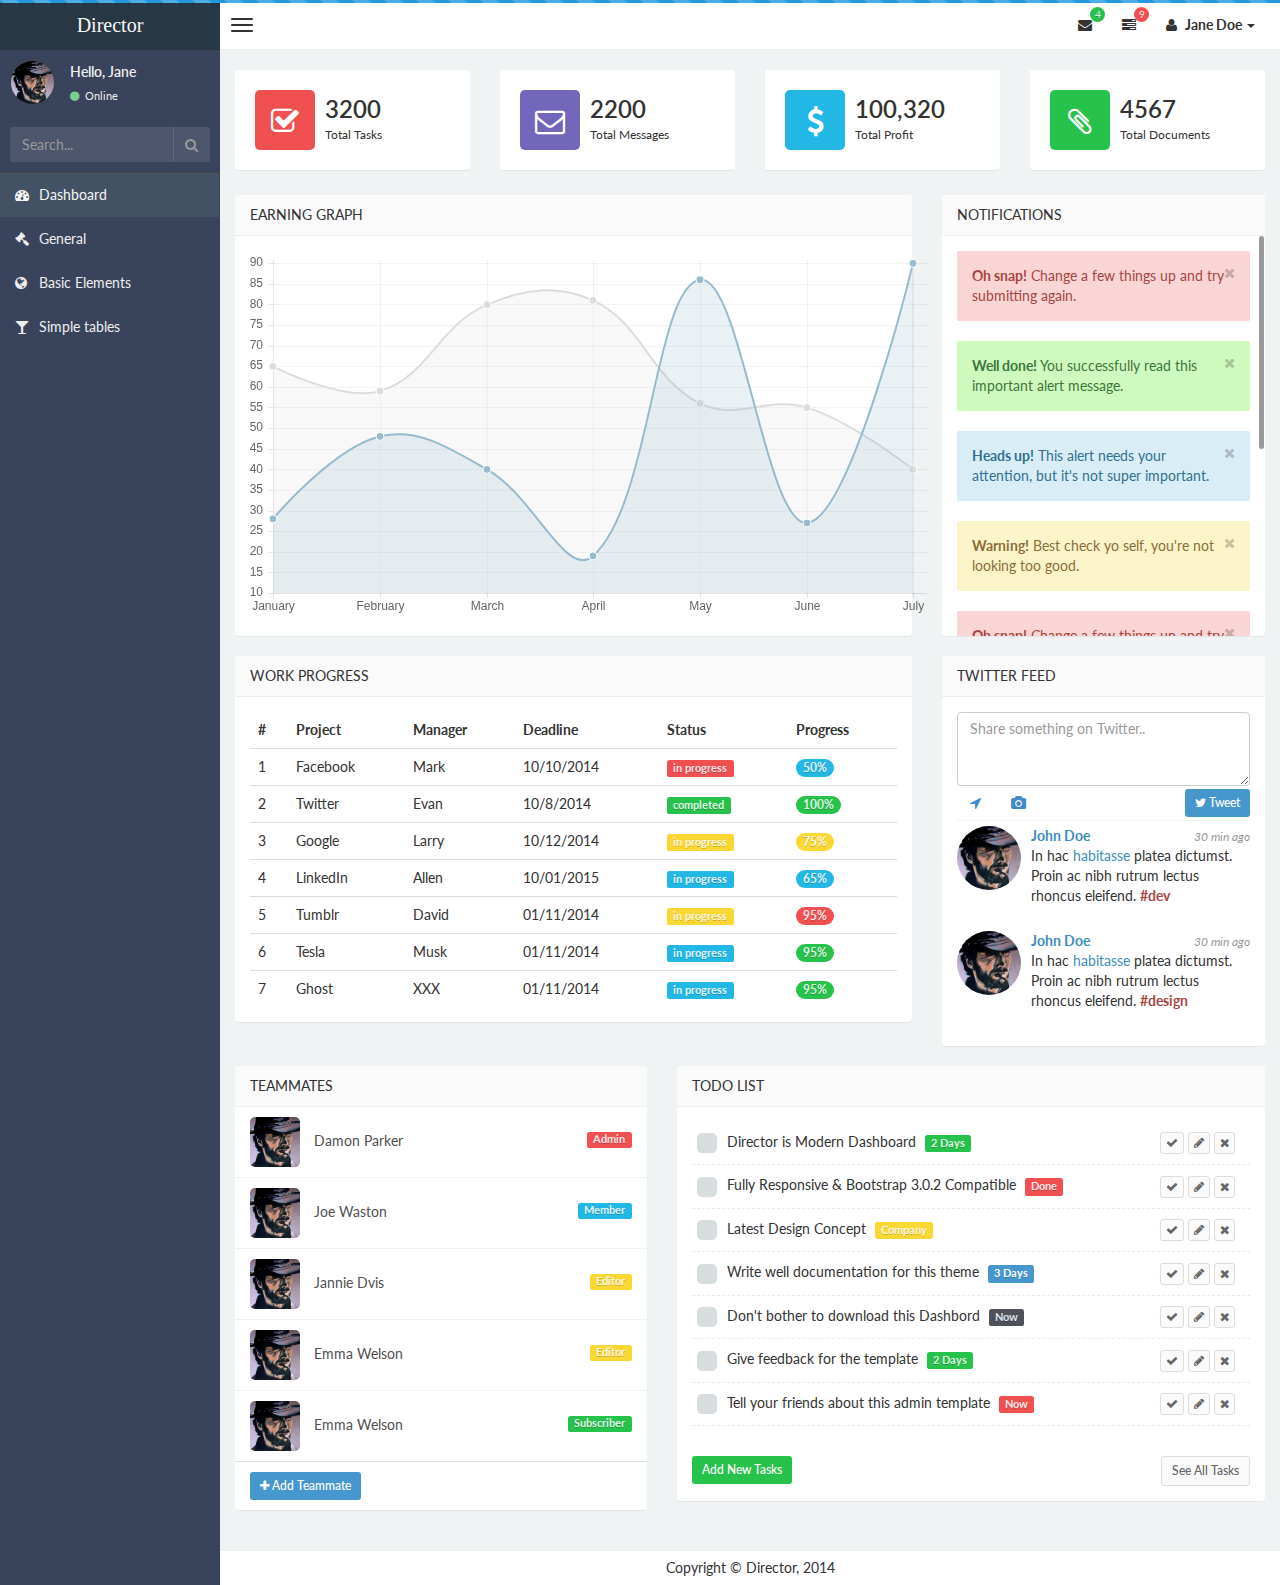
<file: source/Director-free/index.html>
<!DOCTYPE html>
<html>
<head>
    <meta charset="UTF-8">
    <title>Director | Dashboard</title>
    <meta content='width=device-width, initial-scale=1, maximum-scale=1, user-scalable=no' name='viewport'>
    <meta name="description" content="Developed By M Abdur Rokib Promy">
    <meta name="keywords" content="Admin, Bootstrap 3, Template, Theme, Responsive">
    <!-- bootstrap 3.0.2 -->
    <link href="css/bootstrap.min.css" rel="stylesheet" type="text/css" />
    <!-- font Awesome -->
    <link href="css/font-awesome.min.css" rel="stylesheet" type="text/css" />
    <!-- Ionicons -->
    <link href="css/ionicons.min.css" rel="stylesheet" type="text/css" />
    <!-- Morris chart -->
    <link href="css/morris/morris.css" rel="stylesheet" type="text/css" />
    <!-- jvectormap -->
    <link href="css/jvectormap/jquery-jvectormap-1.2.2.css" rel="stylesheet" type="text/css" />
    <!-- Date Picker -->
    <link href="css/datepicker/datepicker3.css" rel="stylesheet" type="text/css" />
    <!-- fullCalendar -->
    <!-- <link href="css/fullcalendar/fullcalendar.css" rel="stylesheet" type="text/css" /> -->
    <!-- Daterange picker -->
    <link href="css/daterangepicker/daterangepicker-bs3.css" rel="stylesheet" type="text/css" />
    <!-- iCheck for checkboxes and radio inputs -->
    <link href="css/iCheck/all.css" rel="stylesheet" type="text/css" />
    <!-- bootstrap wysihtml5 - text editor -->
    <!-- <link href="css/bootstrap-wysihtml5/bootstrap3-wysihtml5.min.css" rel="stylesheet" type="text/css" /> -->
    <link href='http://fonts.googleapis.com/css?family=Lato' rel='stylesheet' type='text/css'>
    <!-- Theme style -->
    <link href="css/style.css" rel="stylesheet" type="text/css" />



    <!-- HTML5 Shim and Respond.js IE8 support of HTML5 elements and media queries -->
    <!-- WARNING: Respond.js doesn't work if you view the page via file:// -->
        <!--[if lt IE 9]>
          <script src="https://oss.maxcdn.com/libs/html5shiv/3.7.0/html5shiv.js"></script>
          <script src="https://oss.maxcdn.com/libs/respond.js/1.3.0/respond.min.js"></script>
          <![endif]-->

          <style type="text/css">

          </style>
      </head>
      <body class="skin-black">


        <!-- header logo: style can be found in header.less -->
        <header class="header">
            <a href="index.html" class="logo">
              Director
            </a>
            <!-- Header Navbar: style can be found in header.less -->
            <nav class="navbar navbar-static-top" role="navigation">
              <!-- Sidebar toggle button-->
              <a href="#" class="navbar-btn sidebar-toggle" data-toggle="offcanvas" role="button">
                <span class="sr-only">Toggle navigation</span>
                <span class="icon-bar"></span>
                <span class="icon-bar"></span>
                <span class="icon-bar"></span>
              </a>

              <div class="navbar-right">
                <ul class="nav navbar-nav">
                  <!-- Messages: style can be found in dropdown.less-->
                  <li class="dropdown messages-menu">
                    <a href="#" class="dropdown-toggle" data-toggle="dropdown">
                      <i class="fa fa-envelope"></i>
                      <span class="label label-success">4</span>
                    </a>
                    <ul class="dropdown-menu">
                      <li class="header">You have 4 messages</li>
                      <li>
                        <!-- inner menu: contains the actual data -->
                        <ul class="menu">
                              <li><!-- start message -->
                                <a href="#">
                                  <div class="pull-left">
                                      <img src="img/26115.jpg" class="img-circle" alt="User Image"/>
                                  </div>
                                  <h4>
                                      Support Team
                                  </h4>
                                  <p>Why not buy a new awesome theme?</p>
                                  <small class="pull-right"><i class="fa fa-clock-o"></i> 5 mins</small>
                                </a>
                              </li><!-- end message -->
                              <li>
                                  <a href="#">
                                      <div class="pull-left">
                                          <img src="img/26115.jpg" class="img-circle" alt="user image"/>
                                      </div>
                                      <h4>
                                          Director Design Team

                                      </h4>
                                      <p>Why not buy a new awesome theme?</p>
                                      <small class="pull-right"><i class="fa fa-clock-o"></i> 2 hours</small>
                                  </a>
                              </li>
                              <li>
                                  <a href="#">
                                      <div class="pull-left">
                                          <img src="img/avatar.png" class="img-circle" alt="user image"/>
                                      </div>
                                      <h4>
                                          Developers

                                      </h4>
                                      <p>Why not buy a new awesome theme?</p>
                                      <small class="pull-right"><i class="fa fa-clock-o"></i> Today</small>
                                  </a>
                              </li>
                              <li>
                                  <a href="#">
                                      <div class="pull-left">
                                          <img src="img/26115.jpg" class="img-circle" alt="user image"/>
                                      </div>
                                      <h4>
                                          Sales Department

                                      </h4>
                                      <p>Why not buy a new awesome theme?</p>
                                      <small class="pull-right"><i class="fa fa-clock-o"></i> Yesterday</small>
                                  </a>
                              </li>
                              <li>
                                  <a href="#">
                                      <div class="pull-left">
                                          <img src="img/avatar.png" class="img-circle" alt="user image"/>
                                      </div>
                                      <h4>
                                          Reviewers

                                      </h4>
                                      <p>Why not buy a new awesome theme?</p>
                                      <small class="pull-right"><i class="fa fa-clock-o"></i> 2 days</small>
                                  </a>
                              </li>
                        </ul>
                      </li>
                      <li class="footer"><a href="#">See All Messages</a></li>
                    </ul>
                  </li>
                  <li class="dropdown tasks-menu">
                    <a href="#" class="dropdown-toggle" data-toggle="dropdown">
                      <i class="fa fa-tasks"></i>
                      <span class="label label-danger">9</span>
                    </a>
                    <ul class="dropdown-menu">
                      <li class="header">You have 9 tasks</li>
                      <li>
                          <!-- inner menu: contains the actual data -->
                        <ul class="menu">
                            <li><!-- Task item -->
                                <a href="#">
                                    <h3>
                                        Design some buttons
                                        <small class="pull-right">20%</small>
                                    </h3>
                                    <div class="progress progress-striped xs">
                                        <div class="progress-bar progress-bar-success" style="width: 20%" role="progressbar" aria-valuenow="20" aria-valuemin="0" aria-valuemax="100">
                                            <span class="sr-only">20% Complete</span>
                                        </div>
                                    </div>
                                </a>
                            </li><!-- end task item -->
                            <li><!-- Task item -->
                                <a href="#">
                                    <h3>
                                        Create a nice theme
                                        <small class="pull-right">40%</small>
                                    </h3>
                                    <div class="progress progress-striped xs">
                                        <div class="progress-bar progress-bar-danger" style="width: 40%" role="progressbar" aria-valuenow="20" aria-valuemin="0" aria-valuemax="100">
                                            <span class="sr-only">40% Complete</span>
                                        </div>
                                    </div>
                                </a>
                            </li><!-- end task item -->
                            <li><!-- Task item -->
                                <a href="#">
                                    <h3>
                                        Some task I need to do
                                        <small class="pull-right">60%</small>
                                    </h3>
                                    <div class="progress progress-striped xs">
                                        <div class="progress-bar progress-bar-info" style="width: 60%" role="progressbar" aria-valuenow="20" aria-valuemin="0" aria-valuemax="100">
                                            <span class="sr-only">60% Complete</span>
                                        </div>
                                    </div>
                                </a>
                            </li><!-- end task item -->
                            <li><!-- Task item -->
                                <a href="#">
                                    <h3>
                                        Make beautiful transitions
                                        <small class="pull-right">80%</small>
                                    </h3>
                                    <div class="progress progress-striped xs">
                                        <div class="progress-bar progress-bar-warning" style="width: 80%" role="progressbar" aria-valuenow="20" aria-valuemin="0" aria-valuemax="100">
                                            <span class="sr-only">80% Complete</span>
                                        </div>
                                    </div>
                                </a>
                            </li><!-- end task item -->
                        </ul>
                      </li>
                    <li class="footer">
                      <a href="#">View all tasks</a>
                    </li>
                  </ul>
                </li>
                <!-- User Account: style can be found in dropdown.less -->
                <li class="dropdown user user-menu">
                  <a href="#" class="dropdown-toggle" data-toggle="dropdown">
                    <i class="fa fa-user"></i>
                    <span>Jane Doe <i class="caret"></i></span>
                  </a>
                  <ul class="dropdown-menu dropdown-custom dropdown-menu-right">
                    <li class="dropdown-header text-center">Account</li>
                    <li>
                      <a href="#">
                      <i class="fa fa-clock-o fa-fw pull-right"></i>
                          <span class="badge badge-success pull-right">10</span> Updates</a>
                      <a href="#">
                      <i class="fa fa-envelope-o fa-fw pull-right"></i>
                          <span class="badge badge-danger pull-right">5</span> Messages</a>
                      <a href="#"><i class="fa fa-magnet fa-fw pull-right"></i>
                          <span class="badge badge-info pull-right">3</span> Subscriptions</a>
                      <a href="#"><i class="fa fa-question fa-fw pull-right"></i> <span class="badge pull-right">11</span> FAQ</a>
                    </li>
                    <li class="divider"></li>
                      <li>
                        <a href="#">
                        <i class="fa fa-user fa-fw pull-right"></i>
                            Profile
                        </a>
                        <a data-toggle="modal" href="#modal-user-settings">
                        <i class="fa fa-cog fa-fw pull-right"></i>
                          Settings
                        </a>
                      </li>
                      <li class="divider"></li>
                      <li>
                        <a href="#"><i class="fa fa-ban fa-fw pull-right"></i> Logout</a>
                      </li>
                      </ul>
                    </li>
                  </ul>
                </div>
            </nav>
        </header>



        <div class="wrapper row-offcanvas row-offcanvas-left">
            <!-- Left side column. contains the logo and sidebar -->
            <aside class="left-side sidebar-offcanvas">
                <!-- sidebar: style can be found in sidebar.less -->
                <section class="sidebar">
                    <!-- Sidebar user panel -->
                    <div class="user-panel">
                        <div class="pull-left image">
                            <img src="img/26115.jpg" class="img-circle" alt="User Image" />
                        </div>
                        <div class="pull-left info">
                            <p>Hello, Jane</p>

                            <a href="#"><i class="fa fa-circle text-success"></i> Online</a>
                        </div>
                    </div>
                    <!-- search form -->
                    <form action="#" method="get" class="sidebar-form">
                        <div class="input-group">
                            <input type="text" name="q" class="form-control" placeholder="Search..."/>
                            <span class="input-group-btn">
                                <button type='submit' name='seach' id='search-btn' class="btn btn-flat"><i class="fa fa-search"></i></button>
                            </span>
                        </div>
                    </form>
                    <!-- /.search form -->
                    <!-- sidebar menu: : style can be found in sidebar.less -->
                    <ul class="sidebar-menu">
                        <li class="active">
                            <a href="index.html">
                                <i class="fa fa-dashboard"></i> <span>Dashboard</span>
                            </a>
                        </li>
                        <li>
                            <a href="general.html">
                                <i class="fa fa-gavel"></i> <span>General</span>
                            </a>
                        </li>

                        <li>
                            <a href="basic_form.html">
                                <i class="fa fa-globe"></i> <span>Basic Elements</span>
                            </a>
                        </li>

                        <li>
                            <a href="simple.html">
                                <i class="fa fa-glass"></i> <span>Simple tables</span>
                            </a>
                        </li>

                    </ul>
                </section>
                <!-- /.sidebar -->
            </aside>

<aside class="right-side">

        <!-- Main content -->
        <section class="content">

          <div class="row" style="margin-bottom:5px;">
            <div class="col-md-3">
                <div class="sm-st clearfix">
                    <span class="sm-st-icon st-red"><i class="fa fa-check-square-o"></i></span>
                    <div class="sm-st-info">
                        <span>3200</span>
                        Total Tasks
                    </div>
                </div>
            </div>
            <div class="col-md-3">
                <div class="sm-st clearfix">
                    <span class="sm-st-icon st-violet"><i class="fa fa-envelope-o"></i></span>
                    <div class="sm-st-info">
                        <span>2200</span>
                        Total Messages
                    </div>
                </div>
            </div>
            <div class="col-md-3">
                <div class="sm-st clearfix">
                    <span class="sm-st-icon st-blue"><i class="fa fa-dollar"></i></span>
                    <div class="sm-st-info">
                        <span>100,320</span>
                        Total Profit
                    </div>
                </div>
            </div>
            <div class="col-md-3">
                <div class="sm-st clearfix">
                    <span class="sm-st-icon st-green"><i class="fa fa-paperclip"></i></span>
                    <div class="sm-st-info">
                        <span>4567</span>
                        Total Documents
                    </div>
                </div>
            </div>
          </div>

          <!-- Main row -->
          <div class="row">

              <div class="col-md-8">
                  <!--earning graph start-->
                  <section class="panel">
                      <header class="panel-heading">
                          Earning Graph
                      </header>
                      <div class="panel-body">
                          <canvas id="linechart" width="600" height="330"></canvas>
                      </div>
                              </section>
                              <!--earning graph end-->

                          </div>
                          <div class="col-lg-4">

                              <!--chat start-->
                              <section class="panel">
                                  <header class="panel-heading">
                                      Notifications
                                  </header>
                                      <div class="panel-body" id="noti-box">

                                          <div class="alert alert-block alert-danger">
                                              <button data-dismiss="alert" class="close close-sm" type="button">
                                                  <i class="fa fa-times"></i>
                                              </button>
                                              <strong>Oh snap!</strong> Change a few things up and try submitting again.
                                          </div>
                                          <div class="alert alert-success">
                                              <button data-dismiss="alert" class="close close-sm" type="button">
                                                  <i class="fa fa-times"></i>
                                              </button>
                                              <strong>Well done!</strong> You successfully read this important alert message.
                                          </div>
                                          <div class="alert alert-info">
                                              <button data-dismiss="alert" class="close close-sm" type="button">
                                                  <i class="fa fa-times"></i>
                                              </button>
                                              <strong>Heads up!</strong> This alert needs your attention, but it's not super important.
                                          </div>
                                          <div class="alert alert-warning">
                                              <button data-dismiss="alert" class="close close-sm" type="button">
                                                  <i class="fa fa-times"></i>
                                              </button>
                                              <strong>Warning!</strong> Best check yo self, you're not looking too good.
                                          </div>


                                          <div class="alert alert-block alert-danger">
                                              <button data-dismiss="alert" class="close close-sm" type="button">
                                                  <i class="fa fa-times"></i>
                                              </button>
                                              <strong>Oh snap!</strong> Change a few things up and try submitting again.
                                          </div>
                                          <div class="alert alert-success">
                                              <button data-dismiss="alert" class="close close-sm" type="button">
                                                  <i class="fa fa-times"></i>
                                              </button>
                                              <strong>Well done!</strong> You successfully read this important alert message.
                                          </div>
                                          <div class="alert alert-info">
                                              <button data-dismiss="alert" class="close close-sm" type="button">
                                                  <i class="fa fa-times"></i>
                                              </button>
                                              <strong>Heads up!</strong> This alert needs your attention, but it's not super important.
                                          </div>
                                          <div class="alert alert-warning">
                                              <button data-dismiss="alert" class="close close-sm" type="button">
                                                  <i class="fa fa-times"></i>
                                              </button>
                                              <strong>Warning!</strong> Best check yo self, you're not looking too good.
                                          </div>



                                      </div>
                              </section>



            </div>

          </div>
            <div class="row">

                <div class="col-md-8">
                    <section class="panel">
                      <header class="panel-heading">
                          Work Progress
                    </header>
                    <div class="panel-body table-responsive">
                        <table class="table table-hover">
                          <thead>
                            <tr>
                              <th>#</th>
                              <th>Project</th>
                              <th>Manager</th>
                              <!-- <th>Client</th> -->
                              <th>Deadline</th>
                              <!-- <th>Price</th> -->
                              <th>Status</th>
                              <th>Progress</th>
                          </tr>
                      </thead>
                      <tbody>
                        <tr>
                          <td>1</td>
                          <td>Facebook</td>
                          <td>Mark</td>
                          <!-- <td>Steve</td> -->
                          <td>10/10/2014</td>
                          <!-- <td>$1500</td> -->
                          <td><span class="label label-danger">in progress</span></td>
                          <td><span class="badge badge-info">50%</span></td>
                      </tr>
                      <tr>
                          <td>2</td>
                          <td>Twitter</td>
                          <td>Evan</td>
                          <!-- <td>Darren</td> -->
                          <td>10/8/2014</td>
                          <!-- <td>$1500</td> -->
                          <td><span class="label label-success">completed</span></td>
                          <td><span class="badge badge-success">100%</span></td>
                      </tr>
                      <tr>
                          <td>3</td>
                          <td>Google</td>
                          <td>Larry</td>
                          <!-- <td>Nick</td> -->
                          <td>10/12/2014</td>
                          <!-- <td>$2000</td> -->
                          <td><span class="label label-warning">in progress</span></td>
                          <td><span class="badge badge-warning">75%</span></td>
                      </tr>
                      <tr>
                          <td>4</td>
                          <td>LinkedIn</td>
                          <td>Allen</td>
                          <!-- <td>Rock</td> -->
                          <td>10/01/2015</td>
                          <!-- <td>$2000</td> -->
                          <td><span class="label label-info">in progress</span></td>
                          <td><span class="badge badge-info">65%</span></td>
                      </tr>
                      <tr>
                          <td>5</td>
                          <td>Tumblr</td>
                          <td>David</td>
                          <!-- <td>HHH</td> -->
                          <td>01/11/2014</td>
                          <!-- <td>$2000</td> -->
                          <td><span class="label label-warning">in progress</span></td>
                          <td><span class="badge badge-danger">95%</span></td>
                      </tr>
                      <tr>
                          <td>6</td>
                          <td>Tesla</td>
                          <td>Musk</td>
                          <!-- <td>HHH</td> -->
                          <td>01/11/2014</td>
                          <!-- <td>$2000</td> -->
                          <td><span class="label label-info">in progress</span></td>
                          <td><span class="badge badge-success">95%</span></td>
                      </tr>
                      <tr>
                          <td>7</td>
                          <td>Ghost</td>
                          <td>XXX</td>
                          <!-- <td>HHH</td> -->
                          <td>01/11/2014</td>
                          <!-- <td>$2000</td> -->
                          <td><span class="label label-info">in progress</span></td>
                          <td><span class="badge badge-success">95%</span></td>
                      </tr>
                  </tbody>
              </table>
          </div>
        </section>


  </div><!--end col-6 -->
  <div class="col-md-4">
    <section class="panel">
        <header class="panel-heading">
            Twitter Feed
        </header>
        <div class="panel-body">
            <div class="twt-area">
                <form action="#" method="post">
                    <textarea class="form-control" name="profile-tweet" placeholder="Share something on Twitter.." rows="3"></textarea>

                    <div class="clearfix">
                        <button class="btn btn-sm btn-primary pull-right" type="submit">
                            <i class="fa fa-twitter"></i>
                            Tweet
                        </button>
                        <a class="btn btn-link btn-icon fa fa-location-arrow" data-original-title="Add Location" data-placement="bottom" data-toggle="tooltip" href=
                        "#" style="text-decoration:none;" title=""></a>
                        <a class="btn btn-link btn-icon fa fa-camera" data-original-title="Add Photo" data-placement="bottom" data-toggle="tooltip" href="#"
                        style="text-decoration:none;" title=""></a>
                    </div>
                </form>
            </div>
            <ul class="media-list">
                <li class="media">
                    <a href="#" class="pull-left">
                        <img src="img/26115.jpg" alt="Avatar" class="img-circle" width="64" height="64">
                    </a>
                    <div class="media-body">
                        <span class="text-muted pull-right">
                            <small><em>30 min ago</em></small>
                        </span>
                        <a href="page_ready_user_profile.php">
                            <strong>John Doe</strong>
                        </a>
                        <p>
                            In hac <a href="#">habitasse</a> platea dictumst. Proin ac nibh rutrum lectus rhoncus eleifend.
                            <a href="#" class="text-danger">
                                <strong>#dev</strong>
                            </a>
                        </p>
                    </div>
                </li>
                <li class="media">
                    <a href="#" class="pull-left">
                        <img src="img/26115.jpg" alt="Avatar" class="img-circle" width="64" height="64">
                    </a>
                    <div class="media-body">
                        <span class="text-muted pull-right">
                            <small><em>30 min ago</em></small>
                        </span>
                        <a href="page_ready_user_profile.php">
                            <strong>John Doe</strong>
                        </a>
                        <p>
                            In hac <a href="#">habitasse</a> platea dictumst. Proin ac nibh rutrum lectus rhoncus eleifend.
                            <a href="#" class="text-danger">
                                <strong>#design</strong>
                            </a>
                        </p>
                    </div>
                </li>
            </ul>
        </div>
    </section>
  </div>

            </div>
            <div class="row">
                <div class="col-md-5">
                    <div class="panel">
                        <header class="panel-heading">
                            Teammates
                        </header>

                        <ul class="list-group teammates">
                            <li class="list-group-item">
                                <a href=""><img src="img/26115.jpg" width="50" height="50"></a>
                                <span class="pull-right label label-danger inline m-t-15">Admin</span>
                                <a href="">Damon Parker</a>
                            </li>
                            <li class="list-group-item">
                                <a href=""><img src="img/26115.jpg"  width="50" height="50"></a>
                                <span class="pull-right label label-info inline m-t-15">Member</span>
                                <a href="">Joe Waston</a>
                            </li>
                            <li class="list-group-item">
                                <a href=""><img src="img/26115.jpg"  width="50" height="50"></a>
                                <span class="pull-right label label-warning inline m-t-15">Editor</span>
                                <a href="">Jannie Dvis</a>
                            </li>
                            <li class="list-group-item">
                                <a href=""><img src="img/26115.jpg"  width="50" height="50"></a>
                                <span class="pull-right label label-warning inline m-t-15">Editor</span>
                                <a href="">Emma Welson</a>
                            </li>
                            <li class="list-group-item">
                                <a href=""><img src="img/26115.jpg"  width="50" height="50"></a>
                                <span class="pull-right label label-success inline m-t-15">Subscriber</span>
                                <a href="">Emma Welson</a>
                            </li>
                        </ul>
                        <div class="panel-footer bg-white">
                            <!-- <span class="pull-right badge badge-info">32</span> -->
                            <button class="btn btn-primary btn-addon btn-sm">
                                <i class="fa fa-plus"></i>
                                Add Teammate
                            </button>
                        </div>
                    </div>
                </div>
                <div class="col-md-7">
                  <section class="panel tasks-widget">
                      <header class="panel-heading">
                          Todo list
                    </header>
                    <div class="panel-body">

                      <div class="task-content">

                          <ul class="task-list">
                              <li>
                                  <div class="task-checkbox">
                                      <!-- <input type="checkbox" class="list-child" value=""  /> -->
                                      <input type="checkbox" class="flat-grey list-child"/>
                                      <!-- <input type="checkbox" class="square-grey"/> -->
                                  </div>
                                  <div class="task-title">
                                      <span class="task-title-sp">Director is Modern Dashboard</span>
                                      <span class="label label-success">2 Days</span>
                                      <div class="pull-right hidden-phone">
                                          <button class="btn btn-default btn-xs"><i class="fa fa-check"></i></button>
                                          <button class="btn btn-default btn-xs"><i class="fa fa-pencil"></i></button>
                                          <button class="btn btn-default btn-xs"><i class="fa fa-times"></i></button>
                                      </div>
                                  </div>
                              </li>
                              <li>
                                  <div class="task-checkbox">
                                      <!-- <input type="checkbox" class="list-child" value=""  /> -->
                                      <input type="checkbox" class="flat-grey"/>
                                  </div>
                                  <div class="task-title">
                                      <span class="task-title-sp">Fully Responsive & Bootstrap 3.0.2 Compatible</span>
                                      <span class="label label-danger">Done</span>
                                      <div class="pull-right hidden-phone">
                                          <button class="btn btn-default btn-xs"><i class="fa fa-check"></i></button>
                                          <button class="btn btn-default btn-xs"><i class="fa fa-pencil"></i></button>
                                          <button class="btn btn-default btn-xs"><i class="fa fa-times"></i></button>
                                      </div>
                                  </div>
                              </li>
                              <li>
                                  <div class="task-checkbox">
                                      <!-- <input type="checkbox" class="list-child" value=""  /> -->
                                      <input type="checkbox" class="flat-grey"/>
                                  </div>
                                  <div class="task-title">
                                      <span class="task-title-sp">Latest Design Concept</span>
                                      <span class="label label-warning">Company</span>
                                      <div class="pull-right hidden-phone">
                                          <button class="btn btn-default btn-xs"><i class="fa fa-check"></i></button>
                                          <button class="btn btn-default btn-xs"><i class="fa fa-pencil"></i></button>
                                          <button class="btn btn-default btn-xs"><i class="fa fa-times"></i></button>
                                      </div>
                                  </div>
                              </li>
                              <li>
                                  <div class="task-checkbox">
                                      <!-- <input type="checkbox" class="list-child" value=""  /> -->
                                      <input type="checkbox" class="flat-grey"/>
                                  </div>
                                  <div class="task-title">
                                      <span class="task-title-sp">Write well documentation for this theme</span>
                                      <span class="label label-primary">3 Days</span>
                                      <div class="pull-right hidden-phone">
                                          <button class="btn btn-default btn-xs"><i class="fa fa-check"></i></button>
                                          <button class="btn btn-default btn-xs"><i class="fa fa-pencil"></i></button>
                                          <button class="btn btn-default btn-xs"><i class="fa fa-times"></i></button>
                                      </div>
                                  </div>
                              </li>
                              <li>
                                  <div class="task-checkbox">
                                      <!-- <input type="checkbox" class="list-child" value=""  /> -->
                                      <input type="checkbox" class="flat-grey"/>
                                  </div>
                                  <div class="task-title">
                                      <span class="task-title-sp">Don't bother to download this Dashbord</span>
                                      <span class="label label-inverse">Now</span>
                                      <div class="pull-right">
                                          <button class="btn btn-default btn-xs"><i class="fa fa-check"></i></button>
                                          <button class="btn btn-default btn-xs"><i class="fa fa-pencil"></i></button>
                                          <button class="btn btn-default btn-xs"><i class="fa fa-times"></i></button>
                                      </div>
                                  </div>
                              </li>
                              <li>
                                  <div class="task-checkbox">
                                      <!-- <input type="checkbox" class="list-child" value=""  /> -->
                                      <input type="checkbox" class="flat-grey"/>
                                  </div>
                                  <div class="task-title">
                                      <span class="task-title-sp">Give feedback for the template</span>
                                      <span class="label label-success">2 Days</span>
                                      <div class="pull-right hidden-phone">
                                          <button class="btn btn-default btn-xs"><i class="fa fa-check"></i></button>
                                          <button class="btn btn-default btn-xs"><i class="fa fa-pencil"></i></button>
                                          <button class="btn btn-default btn-xs"><i class="fa fa-times"></i></button>
                                      </div>
                                  </div>
                              </li>
                              <li>
                                  <div class="task-checkbox">
                                      <!-- <input type="checkbox" class="list-child" value=""  /> -->
                                      <input type="checkbox" class="flat-grey"/>
                                  </div>
                                  <div class="task-title">
                                      <span class="task-title-sp">Tell your friends about this admin template</span>
                                      <span class="label label-danger">Now</span>
                                      <div class="pull-right hidden-phone">
                                          <button class="btn btn-default btn-xs"><i class="fa fa-check"></i></button>
                                          <button class="btn btn-default btn-xs"><i class="fa fa-pencil"></i></button>
                                          <button class="btn btn-default btn-xs"><i class="fa fa-times"></i></button>
                                      </div>
                                  </div>
                              </li>

                          </ul>
                      </div>

                      <div class=" add-task-row">
                          <a class="btn btn-success btn-sm pull-left" href="#">Add New Tasks</a>
                          <a class="btn btn-default btn-sm pull-right" href="#">See All Tasks</a>
                      </div>
                  </div>
              </section>
          </div>
      </div>
      <!-- row end -->
        </section><!-- /.content -->
        <div class="footer-main">
            Copyright &copy Director, 2014
        </div>
</aside>

<!-- /.right-side -->

</div><!-- ./wrapper -->


<!-- jQuery 2.0.2 -->
<script src="http://ajax.googleapis.com/ajax/libs/jquery/2.0.2/jquery.min.js"></script>
<script src="js/jquery.min.js" type="text/javascript"></script>

<!-- jQuery UI 1.10.3 -->
<script src="js/jquery-ui-1.10.3.min.js" type="text/javascript"></script>
<!-- Bootstrap -->
<script src="js/bootstrap.min.js" type="text/javascript"></script>
<!-- daterangepicker -->
<script src="js/plugins/daterangepicker/daterangepicker.js" type="text/javascript"></script>

<script src="js/plugins/chart.js" type="text/javascript"></script>

<!-- datepicker
<script src="js/plugins/datepicker/bootstrap-datepicker.js" type="text/javascript"></script>-->
<!-- Bootstrap WYSIHTML5
<script src="js/plugins/bootstrap-wysihtml5/bootstrap3-wysihtml5.all.min.js" type="text/javascript"></script>-->
<!-- iCheck -->
<script src="js/plugins/iCheck/icheck.min.js" type="text/javascript"></script>
<!-- calendar -->
<script src="js/plugins/fullcalendar/fullcalendar.js" type="text/javascript"></script>

<!-- Director App -->
<script src="js/Director/app.js" type="text/javascript"></script>

<!-- Director dashboard demo (This is only for demo purposes) -->
<script src="js/Director/dashboard.js" type="text/javascript"></script>

<!-- Director for demo purposes -->
<script type="text/javascript">
    $('input').on('ifChecked', function(event) {
        // var element = $(this).parent().find('input:checkbox:first');
        // element.parent().parent().parent().addClass('highlight');
        $(this).parents('li').addClass("task-done");
        console.log('ok');
    });
    $('input').on('ifUnchecked', function(event) {
        // var element = $(this).parent().find('input:checkbox:first');
        // element.parent().parent().parent().removeClass('highlight');
        $(this).parents('li').removeClass("task-done");
        console.log('not');
    });

</script>
<script>
    $('#noti-box').slimScroll({
        height: '400px',
        size: '5px',
        BorderRadius: '5px'
    });

    $('input[type="checkbox"].flat-grey, input[type="radio"].flat-grey').iCheck({
        checkboxClass: 'icheckbox_flat-grey',
        radioClass: 'iradio_flat-grey'
    });
</script>
<script type="text/javascript">
$(function() {
        "use strict";
        //BAR CHART
        var data = {
            labels: ["January", "February", "March", "April", "May", "June", "July"],
            datasets: [
                {
                    label: "My First dataset",
                    fillColor: "rgba(220,220,220,0.2)",
                    strokeColor: "rgba(220,220,220,1)",
                    pointColor: "rgba(220,220,220,1)",
                    pointStrokeColor: "#fff",
                    pointHighlightFill: "#fff",
                    pointHighlightStroke: "rgba(220,220,220,1)",
                    data: [65, 59, 80, 81, 56, 55, 40]
                },
                {
                    label: "My Second dataset",
                    fillColor: "rgba(151,187,205,0.2)",
                    strokeColor: "rgba(151,187,205,1)",
                    pointColor: "rgba(151,187,205,1)",
                    pointStrokeColor: "#fff",
                    pointHighlightFill: "#fff",
                    pointHighlightStroke: "rgba(151,187,205,1)",
                    data: [28, 48, 40, 19, 86, 27, 90]
                }
            ]
        };
    new Chart(document.getElementById("linechart").getContext("2d")).Line(data,{
        responsive : true,
        maintainAspectRatio: false,
    });

    });
    // Chart.defaults.global.responsive = true;
</script>
</body>
</html>
</file>
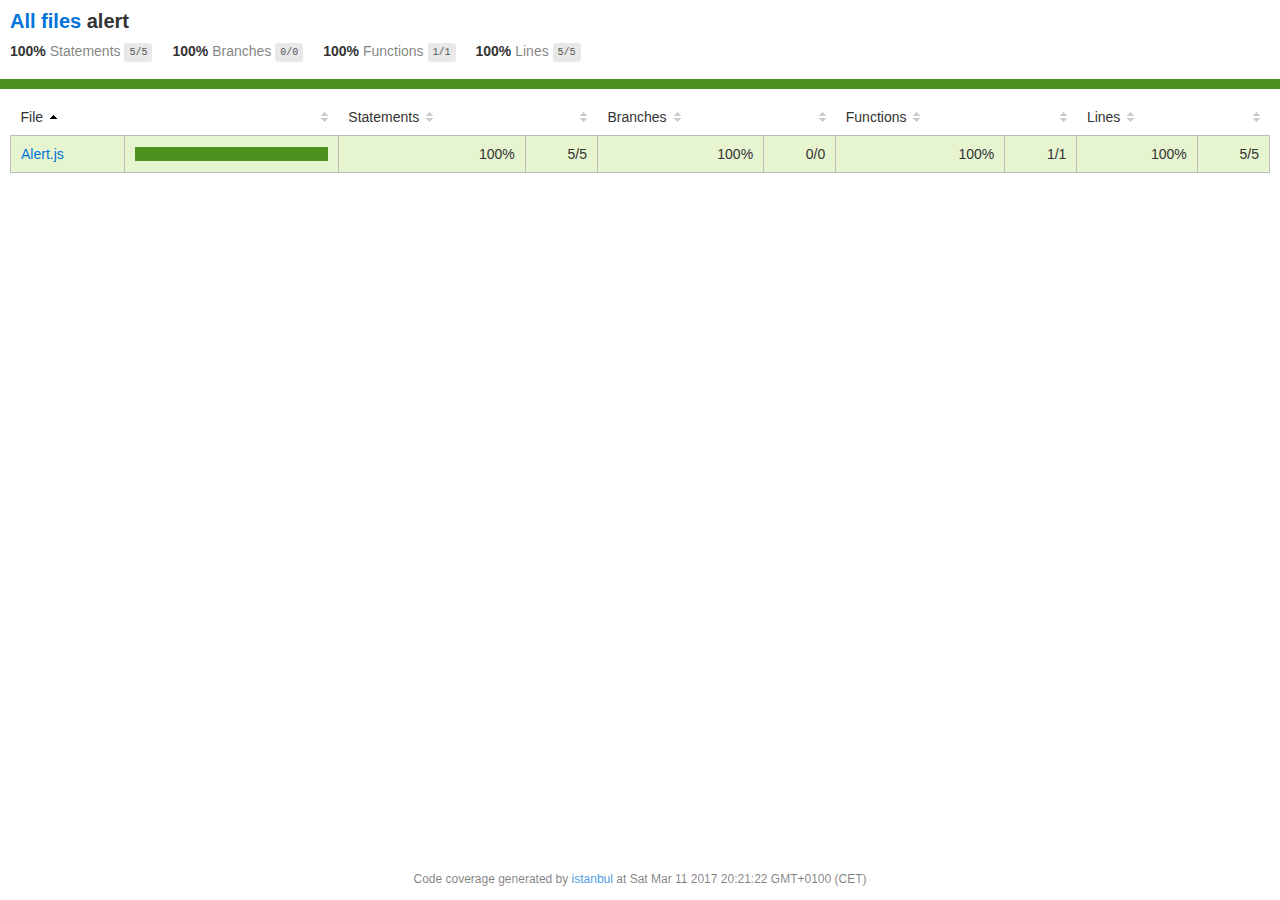
<file: coverage/lcov-report/alert/index.html>
<!doctype html>
<html lang="en">
<head>
    <title>Code coverage report for alert</title>
    <meta charset="utf-8" />
    <link rel="stylesheet" href="../prettify.css" />
    <link rel="stylesheet" href="../base.css" />
    <meta name="viewport" content="width=device-width, initial-scale=1">
    <style type='text/css'>
        .coverage-summary .sorter {
            background-image: url(../sort-arrow-sprite.png);
        }
    </style>
</head>
<body>
<div class='wrapper'>
  <div class='pad1'>
    <h1>
      <a href="../index.html">All files</a> alert
    </h1>
    <div class='clearfix'>
      <div class='fl pad1y space-right2'>
        <span class="strong">100% </span>
        <span class="quiet">Statements</span>
        <span class='fraction'>5/5</span>
      </div>
      <div class='fl pad1y space-right2'>
        <span class="strong">100% </span>
        <span class="quiet">Branches</span>
        <span class='fraction'>0/0</span>
      </div>
      <div class='fl pad1y space-right2'>
        <span class="strong">100% </span>
        <span class="quiet">Functions</span>
        <span class='fraction'>1/1</span>
      </div>
      <div class='fl pad1y space-right2'>
        <span class="strong">100% </span>
        <span class="quiet">Lines</span>
        <span class='fraction'>5/5</span>
      </div>
    </div>
  </div>
  <div class='status-line high'></div>
<div class="pad1">
<table class="coverage-summary">
<thead>
<tr>
   <th data-col="file" data-fmt="html" data-html="true" class="file">File</th>
   <th data-col="pic" data-type="number" data-fmt="html" data-html="true" class="pic"></th>
   <th data-col="statements" data-type="number" data-fmt="pct" class="pct">Statements</th>
   <th data-col="statements_raw" data-type="number" data-fmt="html" class="abs"></th>
   <th data-col="branches" data-type="number" data-fmt="pct" class="pct">Branches</th>
   <th data-col="branches_raw" data-type="number" data-fmt="html" class="abs"></th>
   <th data-col="functions" data-type="number" data-fmt="pct" class="pct">Functions</th>
   <th data-col="functions_raw" data-type="number" data-fmt="html" class="abs"></th>
   <th data-col="lines" data-type="number" data-fmt="pct" class="pct">Lines</th>
   <th data-col="lines_raw" data-type="number" data-fmt="html" class="abs"></th>
</tr>
</thead>
<tbody><tr>
	<td class="file high" data-value="Alert.js"><a href="Alert.js.html">Alert.js</a></td>
	<td data-value="100" class="pic high"><div class="chart"><div class="cover-fill cover-full" style="width: 100%;"></div><div class="cover-empty" style="width:0%;"></div></div></td>
	<td data-value="100" class="pct high">100%</td>
	<td data-value="5" class="abs high">5/5</td>
	<td data-value="100" class="pct high">100%</td>
	<td data-value="0" class="abs high">0/0</td>
	<td data-value="100" class="pct high">100%</td>
	<td data-value="1" class="abs high">1/1</td>
	<td data-value="100" class="pct high">100%</td>
	<td data-value="5" class="abs high">5/5</td>
	</tr>

</tbody>
</table>
</div><div class='push'></div><!-- for sticky footer -->
</div><!-- /wrapper -->
<div class='footer quiet pad2 space-top1 center small'>
  Code coverage
  generated by <a href="http://istanbul-js.org/" target="_blank">istanbul</a> at Sat Mar 11 2017 20:21:22 GMT+0100 (CET)
</div>
</div>
<script src="../prettify.js"></script>
<script>
window.onload = function () {
        if (typeof prettyPrint === 'function') {
            prettyPrint();
        }
};
</script>
<script src="../sorter.js"></script>
</body>
</html>
</file>
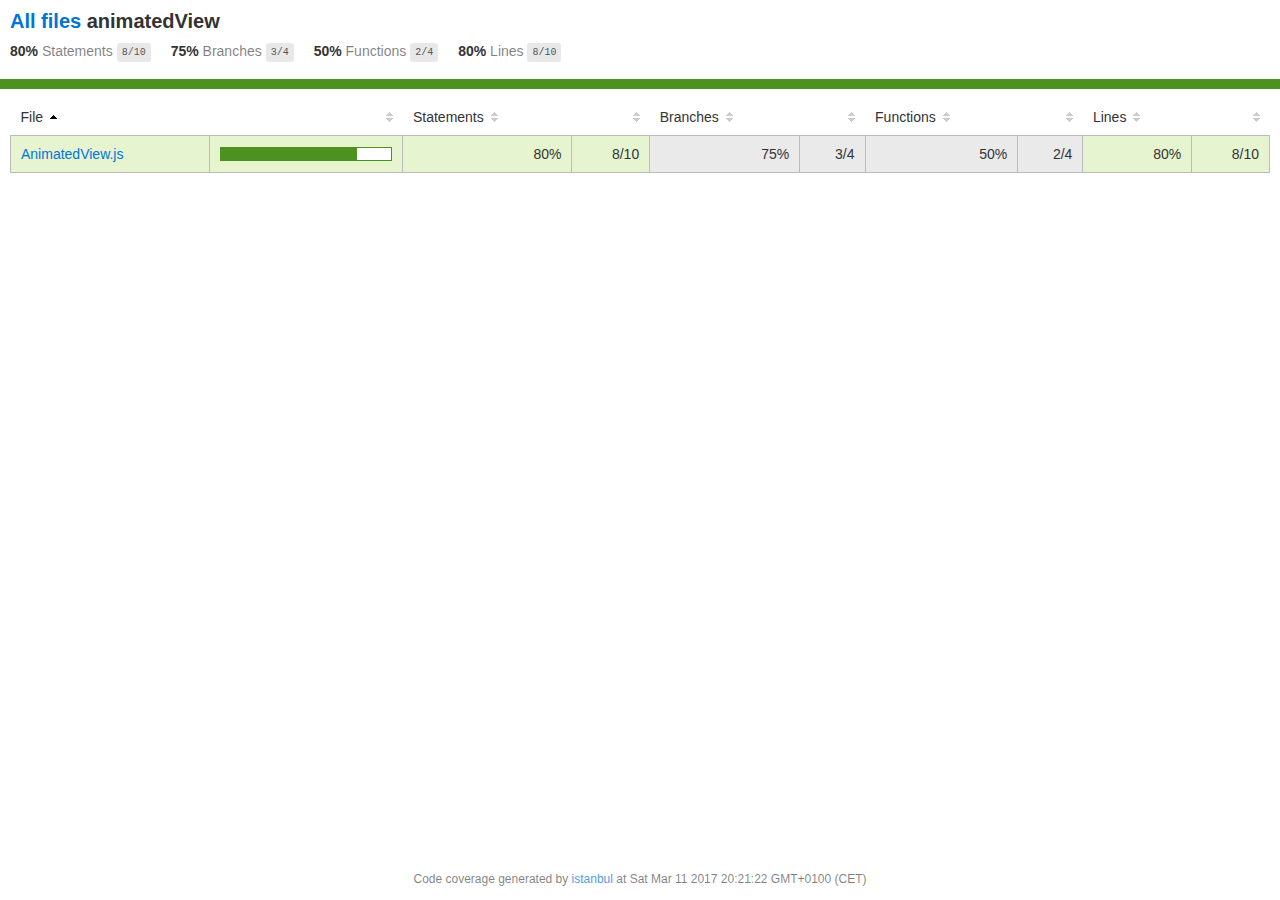
<file: coverage/lcov-report/animatedView/index.html>
<!doctype html>
<html lang="en">
<head>
    <title>Code coverage report for animatedView</title>
    <meta charset="utf-8" />
    <link rel="stylesheet" href="../prettify.css" />
    <link rel="stylesheet" href="../base.css" />
    <meta name="viewport" content="width=device-width, initial-scale=1">
    <style type='text/css'>
        .coverage-summary .sorter {
            background-image: url(../sort-arrow-sprite.png);
        }
    </style>
</head>
<body>
<div class='wrapper'>
  <div class='pad1'>
    <h1>
      <a href="../index.html">All files</a> animatedView
    </h1>
    <div class='clearfix'>
      <div class='fl pad1y space-right2'>
        <span class="strong">80% </span>
        <span class="quiet">Statements</span>
        <span class='fraction'>8/10</span>
      </div>
      <div class='fl pad1y space-right2'>
        <span class="strong">75% </span>
        <span class="quiet">Branches</span>
        <span class='fraction'>3/4</span>
      </div>
      <div class='fl pad1y space-right2'>
        <span class="strong">50% </span>
        <span class="quiet">Functions</span>
        <span class='fraction'>2/4</span>
      </div>
      <div class='fl pad1y space-right2'>
        <span class="strong">80% </span>
        <span class="quiet">Lines</span>
        <span class='fraction'>8/10</span>
      </div>
    </div>
  </div>
  <div class='status-line high'></div>
<div class="pad1">
<table class="coverage-summary">
<thead>
<tr>
   <th data-col="file" data-fmt="html" data-html="true" class="file">File</th>
   <th data-col="pic" data-type="number" data-fmt="html" data-html="true" class="pic"></th>
   <th data-col="statements" data-type="number" data-fmt="pct" class="pct">Statements</th>
   <th data-col="statements_raw" data-type="number" data-fmt="html" class="abs"></th>
   <th data-col="branches" data-type="number" data-fmt="pct" class="pct">Branches</th>
   <th data-col="branches_raw" data-type="number" data-fmt="html" class="abs"></th>
   <th data-col="functions" data-type="number" data-fmt="pct" class="pct">Functions</th>
   <th data-col="functions_raw" data-type="number" data-fmt="html" class="abs"></th>
   <th data-col="lines" data-type="number" data-fmt="pct" class="pct">Lines</th>
   <th data-col="lines_raw" data-type="number" data-fmt="html" class="abs"></th>
</tr>
</thead>
<tbody><tr>
	<td class="file high" data-value="AnimatedView.js"><a href="AnimatedView.js.html">AnimatedView.js</a></td>
	<td data-value="80" class="pic high"><div class="chart"><div class="cover-fill" style="width: 80%;"></div><div class="cover-empty" style="width:20%;"></div></div></td>
	<td data-value="80" class="pct high">80%</td>
	<td data-value="10" class="abs high">8/10</td>
	<td data-value="75" class="pct medium">75%</td>
	<td data-value="4" class="abs medium">3/4</td>
	<td data-value="50" class="pct medium">50%</td>
	<td data-value="4" class="abs medium">2/4</td>
	<td data-value="80" class="pct high">80%</td>
	<td data-value="10" class="abs high">8/10</td>
	</tr>

</tbody>
</table>
</div><div class='push'></div><!-- for sticky footer -->
</div><!-- /wrapper -->
<div class='footer quiet pad2 space-top1 center small'>
  Code coverage
  generated by <a href="http://istanbul-js.org/" target="_blank">istanbul</a> at Sat Mar 11 2017 20:21:22 GMT+0100 (CET)
</div>
</div>
<script src="../prettify.js"></script>
<script>
window.onload = function () {
        if (typeof prettyPrint === 'function') {
            prettyPrint();
        }
};
</script>
<script src="../sorter.js"></script>
</body>
</html>
</file>
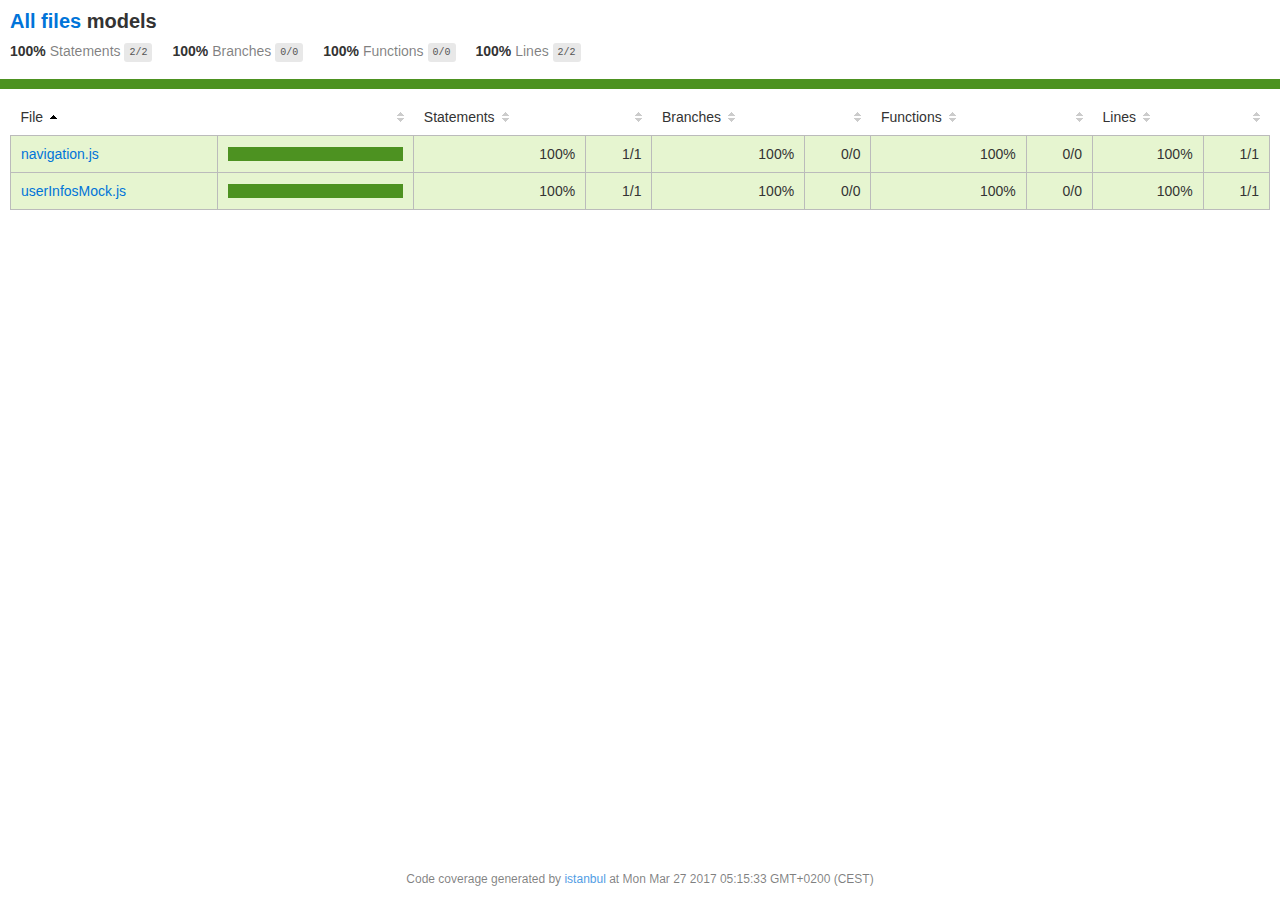
<file: coverage/lcov-report/models/index.html>
<!doctype html>
<html lang="en">
<head>
    <title>Code coverage report for models</title>
    <meta charset="utf-8" />
    <link rel="stylesheet" href="../prettify.css" />
    <link rel="stylesheet" href="../base.css" />
    <meta name="viewport" content="width=device-width, initial-scale=1">
    <style type='text/css'>
        .coverage-summary .sorter {
            background-image: url(../sort-arrow-sprite.png);
        }
    </style>
</head>
<body>
<div class='wrapper'>
  <div class='pad1'>
    <h1>
      <a href="../index.html">All files</a> models
    </h1>
    <div class='clearfix'>
      <div class='fl pad1y space-right2'>
        <span class="strong">100% </span>
        <span class="quiet">Statements</span>
        <span class='fraction'>2/2</span>
      </div>
      <div class='fl pad1y space-right2'>
        <span class="strong">100% </span>
        <span class="quiet">Branches</span>
        <span class='fraction'>0/0</span>
      </div>
      <div class='fl pad1y space-right2'>
        <span class="strong">100% </span>
        <span class="quiet">Functions</span>
        <span class='fraction'>0/0</span>
      </div>
      <div class='fl pad1y space-right2'>
        <span class="strong">100% </span>
        <span class="quiet">Lines</span>
        <span class='fraction'>2/2</span>
      </div>
    </div>
  </div>
  <div class='status-line high'></div>
<div class="pad1">
<table class="coverage-summary">
<thead>
<tr>
   <th data-col="file" data-fmt="html" data-html="true" class="file">File</th>
   <th data-col="pic" data-type="number" data-fmt="html" data-html="true" class="pic"></th>
   <th data-col="statements" data-type="number" data-fmt="pct" class="pct">Statements</th>
   <th data-col="statements_raw" data-type="number" data-fmt="html" class="abs"></th>
   <th data-col="branches" data-type="number" data-fmt="pct" class="pct">Branches</th>
   <th data-col="branches_raw" data-type="number" data-fmt="html" class="abs"></th>
   <th data-col="functions" data-type="number" data-fmt="pct" class="pct">Functions</th>
   <th data-col="functions_raw" data-type="number" data-fmt="html" class="abs"></th>
   <th data-col="lines" data-type="number" data-fmt="pct" class="pct">Lines</th>
   <th data-col="lines_raw" data-type="number" data-fmt="html" class="abs"></th>
</tr>
</thead>
<tbody><tr>
	<td class="file high" data-value="navigation.js"><a href="navigation.js.html">navigation.js</a></td>
	<td data-value="100" class="pic high"><div class="chart"><div class="cover-fill cover-full" style="width: 100%;"></div><div class="cover-empty" style="width:0%;"></div></div></td>
	<td data-value="100" class="pct high">100%</td>
	<td data-value="1" class="abs high">1/1</td>
	<td data-value="100" class="pct high">100%</td>
	<td data-value="0" class="abs high">0/0</td>
	<td data-value="100" class="pct high">100%</td>
	<td data-value="0" class="abs high">0/0</td>
	<td data-value="100" class="pct high">100%</td>
	<td data-value="1" class="abs high">1/1</td>
	</tr>

<tr>
	<td class="file high" data-value="userInfosMock.js"><a href="userInfosMock.js.html">userInfosMock.js</a></td>
	<td data-value="100" class="pic high"><div class="chart"><div class="cover-fill cover-full" style="width: 100%;"></div><div class="cover-empty" style="width:0%;"></div></div></td>
	<td data-value="100" class="pct high">100%</td>
	<td data-value="1" class="abs high">1/1</td>
	<td data-value="100" class="pct high">100%</td>
	<td data-value="0" class="abs high">0/0</td>
	<td data-value="100" class="pct high">100%</td>
	<td data-value="0" class="abs high">0/0</td>
	<td data-value="100" class="pct high">100%</td>
	<td data-value="1" class="abs high">1/1</td>
	</tr>

</tbody>
</table>
</div><div class='push'></div><!-- for sticky footer -->
</div><!-- /wrapper -->
<div class='footer quiet pad2 space-top1 center small'>
  Code coverage
  generated by <a href="http://istanbul-js.org/" target="_blank">istanbul</a> at Mon Mar 27 2017 05:15:33 GMT+0200 (CEST)
</div>
</div>
<script src="../prettify.js"></script>
<script>
window.onload = function () {
        if (typeof prettyPrint === 'function') {
            prettyPrint();
        }
};
</script>
<script src="../sorter.js"></script>
</body>
</html>
</file>
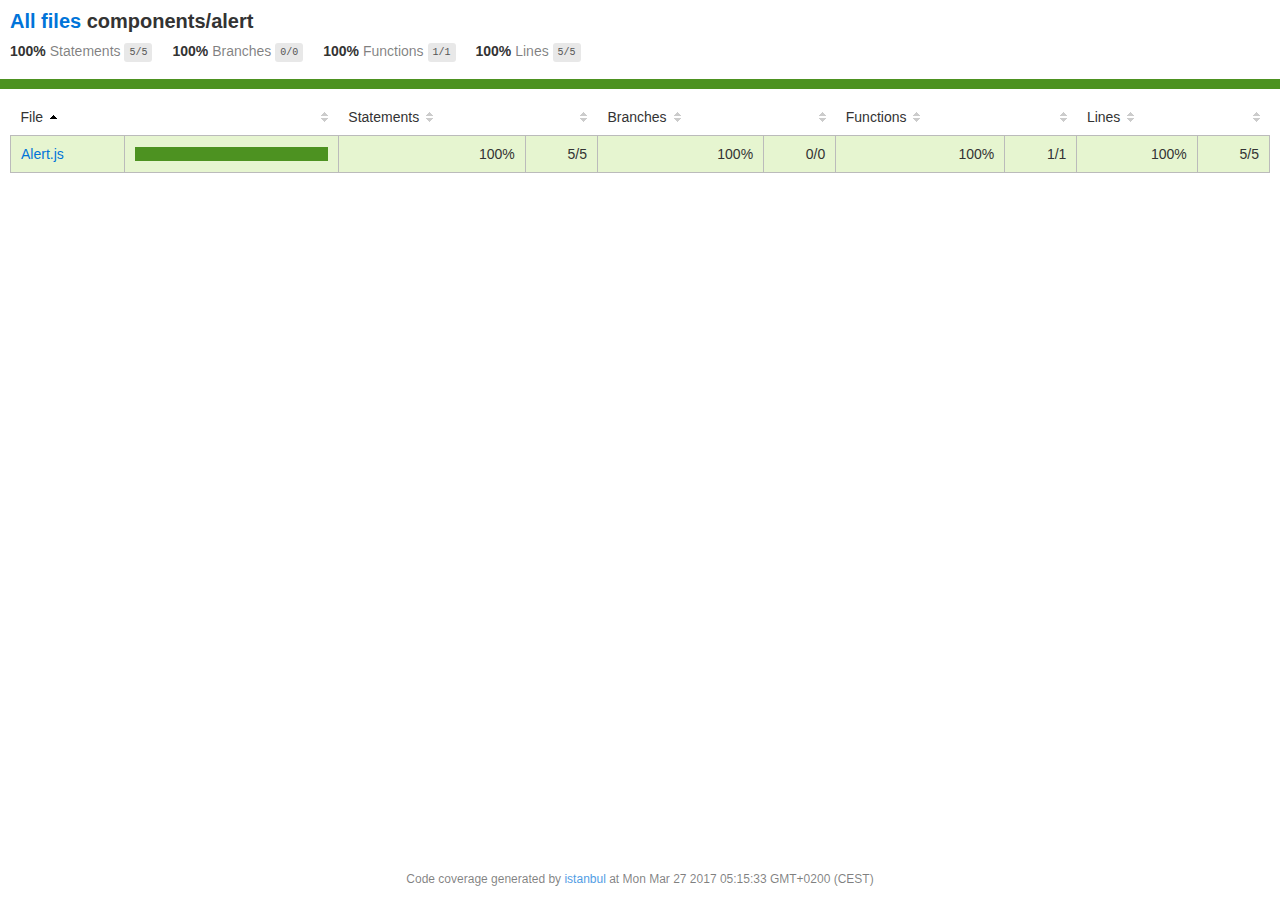
<file: coverage/lcov-report/components/alert/index.html>
<!doctype html>
<html lang="en">
<head>
    <title>Code coverage report for components/alert</title>
    <meta charset="utf-8" />
    <link rel="stylesheet" href="../../prettify.css" />
    <link rel="stylesheet" href="../../base.css" />
    <meta name="viewport" content="width=device-width, initial-scale=1">
    <style type='text/css'>
        .coverage-summary .sorter {
            background-image: url(../../sort-arrow-sprite.png);
        }
    </style>
</head>
<body>
<div class='wrapper'>
  <div class='pad1'>
    <h1>
      <a href="../../index.html">All files</a> components/alert
    </h1>
    <div class='clearfix'>
      <div class='fl pad1y space-right2'>
        <span class="strong">100% </span>
        <span class="quiet">Statements</span>
        <span class='fraction'>5/5</span>
      </div>
      <div class='fl pad1y space-right2'>
        <span class="strong">100% </span>
        <span class="quiet">Branches</span>
        <span class='fraction'>0/0</span>
      </div>
      <div class='fl pad1y space-right2'>
        <span class="strong">100% </span>
        <span class="quiet">Functions</span>
        <span class='fraction'>1/1</span>
      </div>
      <div class='fl pad1y space-right2'>
        <span class="strong">100% </span>
        <span class="quiet">Lines</span>
        <span class='fraction'>5/5</span>
      </div>
    </div>
  </div>
  <div class='status-line high'></div>
<div class="pad1">
<table class="coverage-summary">
<thead>
<tr>
   <th data-col="file" data-fmt="html" data-html="true" class="file">File</th>
   <th data-col="pic" data-type="number" data-fmt="html" data-html="true" class="pic"></th>
   <th data-col="statements" data-type="number" data-fmt="pct" class="pct">Statements</th>
   <th data-col="statements_raw" data-type="number" data-fmt="html" class="abs"></th>
   <th data-col="branches" data-type="number" data-fmt="pct" class="pct">Branches</th>
   <th data-col="branches_raw" data-type="number" data-fmt="html" class="abs"></th>
   <th data-col="functions" data-type="number" data-fmt="pct" class="pct">Functions</th>
   <th data-col="functions_raw" data-type="number" data-fmt="html" class="abs"></th>
   <th data-col="lines" data-type="number" data-fmt="pct" class="pct">Lines</th>
   <th data-col="lines_raw" data-type="number" data-fmt="html" class="abs"></th>
</tr>
</thead>
<tbody><tr>
	<td class="file high" data-value="Alert.js"><a href="Alert.js.html">Alert.js</a></td>
	<td data-value="100" class="pic high"><div class="chart"><div class="cover-fill cover-full" style="width: 100%;"></div><div class="cover-empty" style="width:0%;"></div></div></td>
	<td data-value="100" class="pct high">100%</td>
	<td data-value="5" class="abs high">5/5</td>
	<td data-value="100" class="pct high">100%</td>
	<td data-value="0" class="abs high">0/0</td>
	<td data-value="100" class="pct high">100%</td>
	<td data-value="1" class="abs high">1/1</td>
	<td data-value="100" class="pct high">100%</td>
	<td data-value="5" class="abs high">5/5</td>
	</tr>

</tbody>
</table>
</div><div class='push'></div><!-- for sticky footer -->
</div><!-- /wrapper -->
<div class='footer quiet pad2 space-top1 center small'>
  Code coverage
  generated by <a href="http://istanbul-js.org/" target="_blank">istanbul</a> at Mon Mar 27 2017 05:15:33 GMT+0200 (CEST)
</div>
</div>
<script src="../../prettify.js"></script>
<script>
window.onload = function () {
        if (typeof prettyPrint === 'function') {
            prettyPrint();
        }
};
</script>
<script src="../../sorter.js"></script>
</body>
</html>
</file>
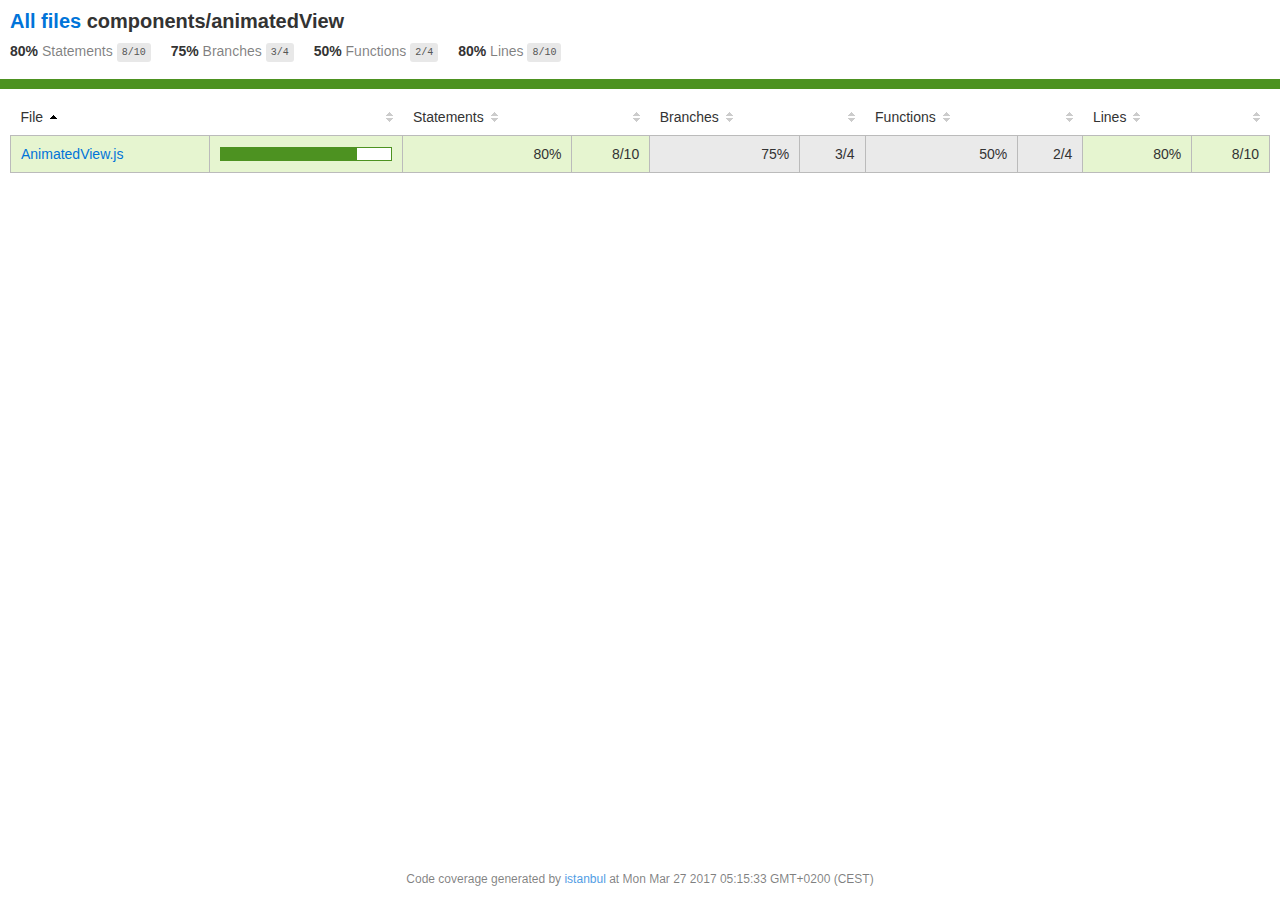
<file: coverage/lcov-report/components/animatedView/index.html>
<!doctype html>
<html lang="en">
<head>
    <title>Code coverage report for components/animatedView</title>
    <meta charset="utf-8" />
    <link rel="stylesheet" href="../../prettify.css" />
    <link rel="stylesheet" href="../../base.css" />
    <meta name="viewport" content="width=device-width, initial-scale=1">
    <style type='text/css'>
        .coverage-summary .sorter {
            background-image: url(../../sort-arrow-sprite.png);
        }
    </style>
</head>
<body>
<div class='wrapper'>
  <div class='pad1'>
    <h1>
      <a href="../../index.html">All files</a> components/animatedView
    </h1>
    <div class='clearfix'>
      <div class='fl pad1y space-right2'>
        <span class="strong">80% </span>
        <span class="quiet">Statements</span>
        <span class='fraction'>8/10</span>
      </div>
      <div class='fl pad1y space-right2'>
        <span class="strong">75% </span>
        <span class="quiet">Branches</span>
        <span class='fraction'>3/4</span>
      </div>
      <div class='fl pad1y space-right2'>
        <span class="strong">50% </span>
        <span class="quiet">Functions</span>
        <span class='fraction'>2/4</span>
      </div>
      <div class='fl pad1y space-right2'>
        <span class="strong">80% </span>
        <span class="quiet">Lines</span>
        <span class='fraction'>8/10</span>
      </div>
    </div>
  </div>
  <div class='status-line high'></div>
<div class="pad1">
<table class="coverage-summary">
<thead>
<tr>
   <th data-col="file" data-fmt="html" data-html="true" class="file">File</th>
   <th data-col="pic" data-type="number" data-fmt="html" data-html="true" class="pic"></th>
   <th data-col="statements" data-type="number" data-fmt="pct" class="pct">Statements</th>
   <th data-col="statements_raw" data-type="number" data-fmt="html" class="abs"></th>
   <th data-col="branches" data-type="number" data-fmt="pct" class="pct">Branches</th>
   <th data-col="branches_raw" data-type="number" data-fmt="html" class="abs"></th>
   <th data-col="functions" data-type="number" data-fmt="pct" class="pct">Functions</th>
   <th data-col="functions_raw" data-type="number" data-fmt="html" class="abs"></th>
   <th data-col="lines" data-type="number" data-fmt="pct" class="pct">Lines</th>
   <th data-col="lines_raw" data-type="number" data-fmt="html" class="abs"></th>
</tr>
</thead>
<tbody><tr>
	<td class="file high" data-value="AnimatedView.js"><a href="AnimatedView.js.html">AnimatedView.js</a></td>
	<td data-value="80" class="pic high"><div class="chart"><div class="cover-fill" style="width: 80%;"></div><div class="cover-empty" style="width:20%;"></div></div></td>
	<td data-value="80" class="pct high">80%</td>
	<td data-value="10" class="abs high">8/10</td>
	<td data-value="75" class="pct medium">75%</td>
	<td data-value="4" class="abs medium">3/4</td>
	<td data-value="50" class="pct medium">50%</td>
	<td data-value="4" class="abs medium">2/4</td>
	<td data-value="80" class="pct high">80%</td>
	<td data-value="10" class="abs high">8/10</td>
	</tr>

</tbody>
</table>
</div><div class='push'></div><!-- for sticky footer -->
</div><!-- /wrapper -->
<div class='footer quiet pad2 space-top1 center small'>
  Code coverage
  generated by <a href="http://istanbul-js.org/" target="_blank">istanbul</a> at Mon Mar 27 2017 05:15:33 GMT+0200 (CEST)
</div>
</div>
<script src="../../prettify.js"></script>
<script>
window.onload = function () {
        if (typeof prettyPrint === 'function') {
            prettyPrint();
        }
};
</script>
<script src="../../sorter.js"></script>
</body>
</html>
</file>
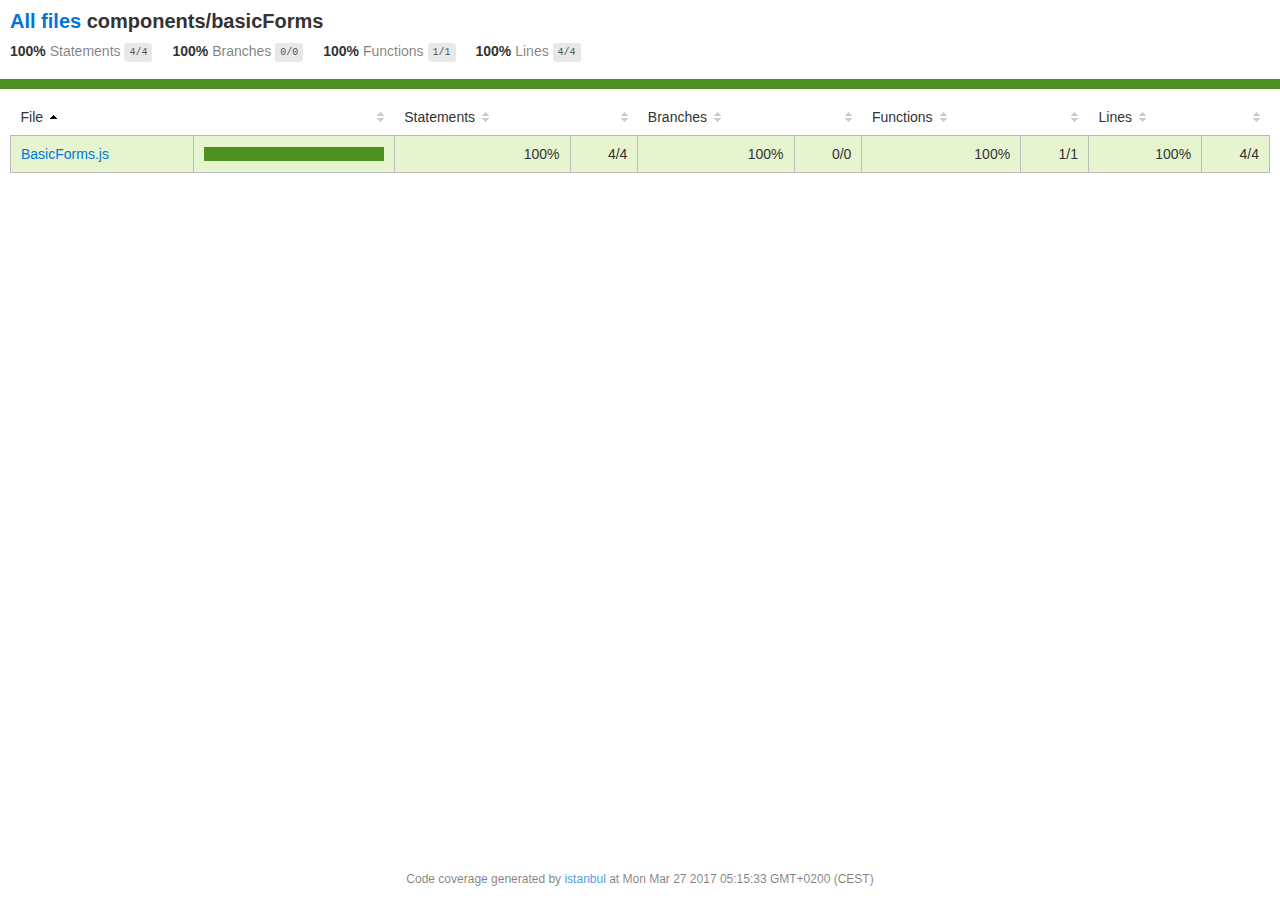
<file: coverage/lcov-report/components/basicForms/index.html>
<!doctype html>
<html lang="en">
<head>
    <title>Code coverage report for components/basicForms</title>
    <meta charset="utf-8" />
    <link rel="stylesheet" href="../../prettify.css" />
    <link rel="stylesheet" href="../../base.css" />
    <meta name="viewport" content="width=device-width, initial-scale=1">
    <style type='text/css'>
        .coverage-summary .sorter {
            background-image: url(../../sort-arrow-sprite.png);
        }
    </style>
</head>
<body>
<div class='wrapper'>
  <div class='pad1'>
    <h1>
      <a href="../../index.html">All files</a> components/basicForms
    </h1>
    <div class='clearfix'>
      <div class='fl pad1y space-right2'>
        <span class="strong">100% </span>
        <span class="quiet">Statements</span>
        <span class='fraction'>4/4</span>
      </div>
      <div class='fl pad1y space-right2'>
        <span class="strong">100% </span>
        <span class="quiet">Branches</span>
        <span class='fraction'>0/0</span>
      </div>
      <div class='fl pad1y space-right2'>
        <span class="strong">100% </span>
        <span class="quiet">Functions</span>
        <span class='fraction'>1/1</span>
      </div>
      <div class='fl pad1y space-right2'>
        <span class="strong">100% </span>
        <span class="quiet">Lines</span>
        <span class='fraction'>4/4</span>
      </div>
    </div>
  </div>
  <div class='status-line high'></div>
<div class="pad1">
<table class="coverage-summary">
<thead>
<tr>
   <th data-col="file" data-fmt="html" data-html="true" class="file">File</th>
   <th data-col="pic" data-type="number" data-fmt="html" data-html="true" class="pic"></th>
   <th data-col="statements" data-type="number" data-fmt="pct" class="pct">Statements</th>
   <th data-col="statements_raw" data-type="number" data-fmt="html" class="abs"></th>
   <th data-col="branches" data-type="number" data-fmt="pct" class="pct">Branches</th>
   <th data-col="branches_raw" data-type="number" data-fmt="html" class="abs"></th>
   <th data-col="functions" data-type="number" data-fmt="pct" class="pct">Functions</th>
   <th data-col="functions_raw" data-type="number" data-fmt="html" class="abs"></th>
   <th data-col="lines" data-type="number" data-fmt="pct" class="pct">Lines</th>
   <th data-col="lines_raw" data-type="number" data-fmt="html" class="abs"></th>
</tr>
</thead>
<tbody><tr>
	<td class="file high" data-value="BasicForms.js"><a href="BasicForms.js.html">BasicForms.js</a></td>
	<td data-value="100" class="pic high"><div class="chart"><div class="cover-fill cover-full" style="width: 100%;"></div><div class="cover-empty" style="width:0%;"></div></div></td>
	<td data-value="100" class="pct high">100%</td>
	<td data-value="4" class="abs high">4/4</td>
	<td data-value="100" class="pct high">100%</td>
	<td data-value="0" class="abs high">0/0</td>
	<td data-value="100" class="pct high">100%</td>
	<td data-value="1" class="abs high">1/1</td>
	<td data-value="100" class="pct high">100%</td>
	<td data-value="4" class="abs high">4/4</td>
	</tr>

</tbody>
</table>
</div><div class='push'></div><!-- for sticky footer -->
</div><!-- /wrapper -->
<div class='footer quiet pad2 space-top1 center small'>
  Code coverage
  generated by <a href="http://istanbul-js.org/" target="_blank">istanbul</a> at Mon Mar 27 2017 05:15:33 GMT+0200 (CEST)
</div>
</div>
<script src="../../prettify.js"></script>
<script>
window.onload = function () {
        if (typeof prettyPrint === 'function') {
            prettyPrint();
        }
};
</script>
<script src="../../sorter.js"></script>
</body>
</html>
</file>
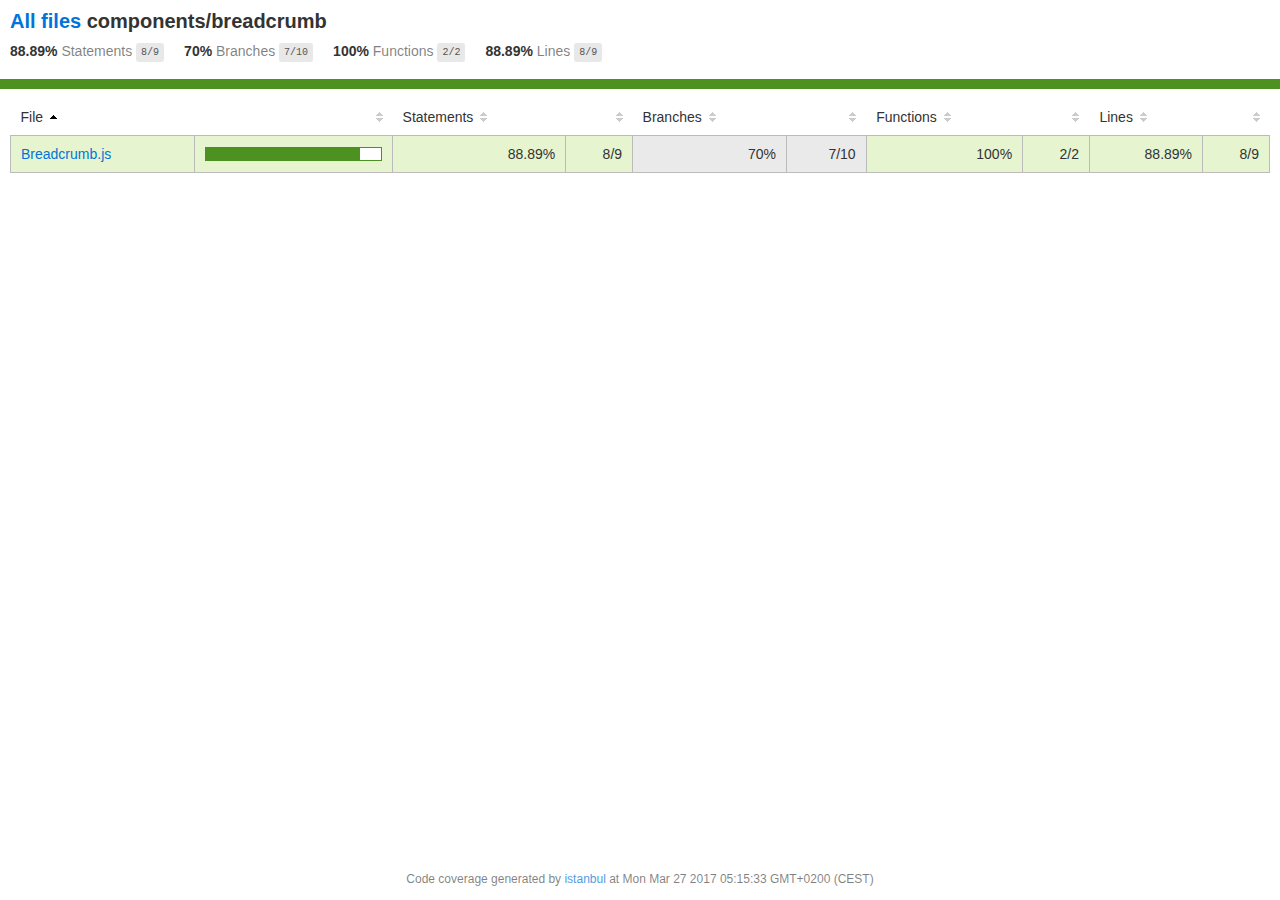
<file: coverage/lcov-report/components/breadcrumb/index.html>
<!doctype html>
<html lang="en">
<head>
    <title>Code coverage report for components/breadcrumb</title>
    <meta charset="utf-8" />
    <link rel="stylesheet" href="../../prettify.css" />
    <link rel="stylesheet" href="../../base.css" />
    <meta name="viewport" content="width=device-width, initial-scale=1">
    <style type='text/css'>
        .coverage-summary .sorter {
            background-image: url(../../sort-arrow-sprite.png);
        }
    </style>
</head>
<body>
<div class='wrapper'>
  <div class='pad1'>
    <h1>
      <a href="../../index.html">All files</a> components/breadcrumb
    </h1>
    <div class='clearfix'>
      <div class='fl pad1y space-right2'>
        <span class="strong">88.89% </span>
        <span class="quiet">Statements</span>
        <span class='fraction'>8/9</span>
      </div>
      <div class='fl pad1y space-right2'>
        <span class="strong">70% </span>
        <span class="quiet">Branches</span>
        <span class='fraction'>7/10</span>
      </div>
      <div class='fl pad1y space-right2'>
        <span class="strong">100% </span>
        <span class="quiet">Functions</span>
        <span class='fraction'>2/2</span>
      </div>
      <div class='fl pad1y space-right2'>
        <span class="strong">88.89% </span>
        <span class="quiet">Lines</span>
        <span class='fraction'>8/9</span>
      </div>
    </div>
  </div>
  <div class='status-line high'></div>
<div class="pad1">
<table class="coverage-summary">
<thead>
<tr>
   <th data-col="file" data-fmt="html" data-html="true" class="file">File</th>
   <th data-col="pic" data-type="number" data-fmt="html" data-html="true" class="pic"></th>
   <th data-col="statements" data-type="number" data-fmt="pct" class="pct">Statements</th>
   <th data-col="statements_raw" data-type="number" data-fmt="html" class="abs"></th>
   <th data-col="branches" data-type="number" data-fmt="pct" class="pct">Branches</th>
   <th data-col="branches_raw" data-type="number" data-fmt="html" class="abs"></th>
   <th data-col="functions" data-type="number" data-fmt="pct" class="pct">Functions</th>
   <th data-col="functions_raw" data-type="number" data-fmt="html" class="abs"></th>
   <th data-col="lines" data-type="number" data-fmt="pct" class="pct">Lines</th>
   <th data-col="lines_raw" data-type="number" data-fmt="html" class="abs"></th>
</tr>
</thead>
<tbody><tr>
	<td class="file high" data-value="Breadcrumb.js"><a href="Breadcrumb.js.html">Breadcrumb.js</a></td>
	<td data-value="88.89" class="pic high"><div class="chart"><div class="cover-fill" style="width: 88%;"></div><div class="cover-empty" style="width:12%;"></div></div></td>
	<td data-value="88.89" class="pct high">88.89%</td>
	<td data-value="9" class="abs high">8/9</td>
	<td data-value="70" class="pct medium">70%</td>
	<td data-value="10" class="abs medium">7/10</td>
	<td data-value="100" class="pct high">100%</td>
	<td data-value="2" class="abs high">2/2</td>
	<td data-value="88.89" class="pct high">88.89%</td>
	<td data-value="9" class="abs high">8/9</td>
	</tr>

</tbody>
</table>
</div><div class='push'></div><!-- for sticky footer -->
</div><!-- /wrapper -->
<div class='footer quiet pad2 space-top1 center small'>
  Code coverage
  generated by <a href="http://istanbul-js.org/" target="_blank">istanbul</a> at Mon Mar 27 2017 05:15:33 GMT+0200 (CEST)
</div>
</div>
<script src="../../prettify.js"></script>
<script>
window.onload = function () {
        if (typeof prettyPrint === 'function') {
            prettyPrint();
        }
};
</script>
<script src="../../sorter.js"></script>
</body>
</html>
</file>
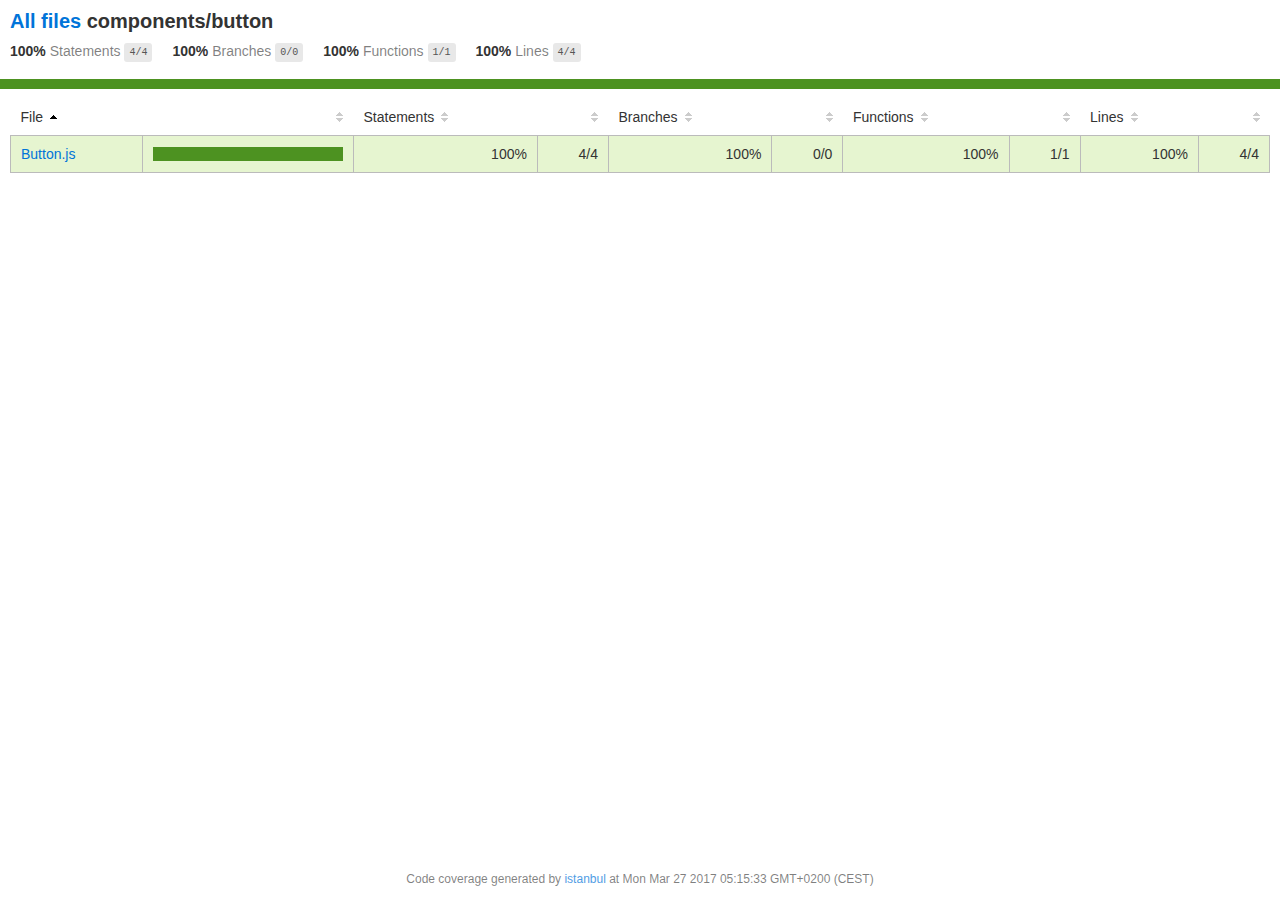
<file: coverage/lcov-report/components/button/index.html>
<!doctype html>
<html lang="en">
<head>
    <title>Code coverage report for components/button</title>
    <meta charset="utf-8" />
    <link rel="stylesheet" href="../../prettify.css" />
    <link rel="stylesheet" href="../../base.css" />
    <meta name="viewport" content="width=device-width, initial-scale=1">
    <style type='text/css'>
        .coverage-summary .sorter {
            background-image: url(../../sort-arrow-sprite.png);
        }
    </style>
</head>
<body>
<div class='wrapper'>
  <div class='pad1'>
    <h1>
      <a href="../../index.html">All files</a> components/button
    </h1>
    <div class='clearfix'>
      <div class='fl pad1y space-right2'>
        <span class="strong">100% </span>
        <span class="quiet">Statements</span>
        <span class='fraction'>4/4</span>
      </div>
      <div class='fl pad1y space-right2'>
        <span class="strong">100% </span>
        <span class="quiet">Branches</span>
        <span class='fraction'>0/0</span>
      </div>
      <div class='fl pad1y space-right2'>
        <span class="strong">100% </span>
        <span class="quiet">Functions</span>
        <span class='fraction'>1/1</span>
      </div>
      <div class='fl pad1y space-right2'>
        <span class="strong">100% </span>
        <span class="quiet">Lines</span>
        <span class='fraction'>4/4</span>
      </div>
    </div>
  </div>
  <div class='status-line high'></div>
<div class="pad1">
<table class="coverage-summary">
<thead>
<tr>
   <th data-col="file" data-fmt="html" data-html="true" class="file">File</th>
   <th data-col="pic" data-type="number" data-fmt="html" data-html="true" class="pic"></th>
   <th data-col="statements" data-type="number" data-fmt="pct" class="pct">Statements</th>
   <th data-col="statements_raw" data-type="number" data-fmt="html" class="abs"></th>
   <th data-col="branches" data-type="number" data-fmt="pct" class="pct">Branches</th>
   <th data-col="branches_raw" data-type="number" data-fmt="html" class="abs"></th>
   <th data-col="functions" data-type="number" data-fmt="pct" class="pct">Functions</th>
   <th data-col="functions_raw" data-type="number" data-fmt="html" class="abs"></th>
   <th data-col="lines" data-type="number" data-fmt="pct" class="pct">Lines</th>
   <th data-col="lines_raw" data-type="number" data-fmt="html" class="abs"></th>
</tr>
</thead>
<tbody><tr>
	<td class="file high" data-value="Button.js"><a href="Button.js.html">Button.js</a></td>
	<td data-value="100" class="pic high"><div class="chart"><div class="cover-fill cover-full" style="width: 100%;"></div><div class="cover-empty" style="width:0%;"></div></div></td>
	<td data-value="100" class="pct high">100%</td>
	<td data-value="4" class="abs high">4/4</td>
	<td data-value="100" class="pct high">100%</td>
	<td data-value="0" class="abs high">0/0</td>
	<td data-value="100" class="pct high">100%</td>
	<td data-value="1" class="abs high">1/1</td>
	<td data-value="100" class="pct high">100%</td>
	<td data-value="4" class="abs high">4/4</td>
	</tr>

</tbody>
</table>
</div><div class='push'></div><!-- for sticky footer -->
</div><!-- /wrapper -->
<div class='footer quiet pad2 space-top1 center small'>
  Code coverage
  generated by <a href="http://istanbul-js.org/" target="_blank">istanbul</a> at Mon Mar 27 2017 05:15:33 GMT+0200 (CEST)
</div>
</div>
<script src="../../prettify.js"></script>
<script>
window.onload = function () {
        if (typeof prettyPrint === 'function') {
            prettyPrint();
        }
};
</script>
<script src="../../sorter.js"></script>
</body>
</html>
</file>
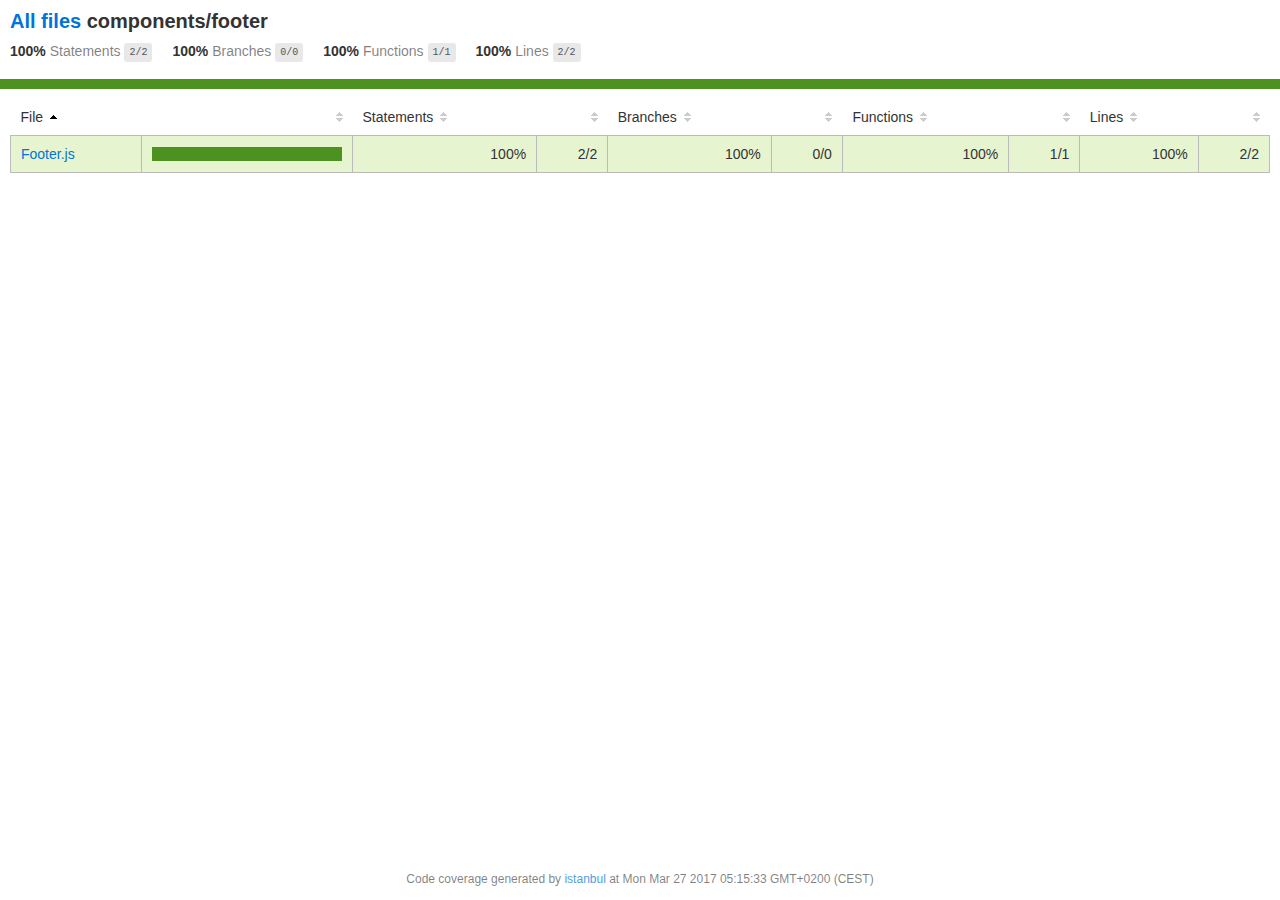
<file: coverage/lcov-report/components/footer/index.html>
<!doctype html>
<html lang="en">
<head>
    <title>Code coverage report for components/footer</title>
    <meta charset="utf-8" />
    <link rel="stylesheet" href="../../prettify.css" />
    <link rel="stylesheet" href="../../base.css" />
    <meta name="viewport" content="width=device-width, initial-scale=1">
    <style type='text/css'>
        .coverage-summary .sorter {
            background-image: url(../../sort-arrow-sprite.png);
        }
    </style>
</head>
<body>
<div class='wrapper'>
  <div class='pad1'>
    <h1>
      <a href="../../index.html">All files</a> components/footer
    </h1>
    <div class='clearfix'>
      <div class='fl pad1y space-right2'>
        <span class="strong">100% </span>
        <span class="quiet">Statements</span>
        <span class='fraction'>2/2</span>
      </div>
      <div class='fl pad1y space-right2'>
        <span class="strong">100% </span>
        <span class="quiet">Branches</span>
        <span class='fraction'>0/0</span>
      </div>
      <div class='fl pad1y space-right2'>
        <span class="strong">100% </span>
        <span class="quiet">Functions</span>
        <span class='fraction'>1/1</span>
      </div>
      <div class='fl pad1y space-right2'>
        <span class="strong">100% </span>
        <span class="quiet">Lines</span>
        <span class='fraction'>2/2</span>
      </div>
    </div>
  </div>
  <div class='status-line high'></div>
<div class="pad1">
<table class="coverage-summary">
<thead>
<tr>
   <th data-col="file" data-fmt="html" data-html="true" class="file">File</th>
   <th data-col="pic" data-type="number" data-fmt="html" data-html="true" class="pic"></th>
   <th data-col="statements" data-type="number" data-fmt="pct" class="pct">Statements</th>
   <th data-col="statements_raw" data-type="number" data-fmt="html" class="abs"></th>
   <th data-col="branches" data-type="number" data-fmt="pct" class="pct">Branches</th>
   <th data-col="branches_raw" data-type="number" data-fmt="html" class="abs"></th>
   <th data-col="functions" data-type="number" data-fmt="pct" class="pct">Functions</th>
   <th data-col="functions_raw" data-type="number" data-fmt="html" class="abs"></th>
   <th data-col="lines" data-type="number" data-fmt="pct" class="pct">Lines</th>
   <th data-col="lines_raw" data-type="number" data-fmt="html" class="abs"></th>
</tr>
</thead>
<tbody><tr>
	<td class="file high" data-value="Footer.js"><a href="Footer.js.html">Footer.js</a></td>
	<td data-value="100" class="pic high"><div class="chart"><div class="cover-fill cover-full" style="width: 100%;"></div><div class="cover-empty" style="width:0%;"></div></div></td>
	<td data-value="100" class="pct high">100%</td>
	<td data-value="2" class="abs high">2/2</td>
	<td data-value="100" class="pct high">100%</td>
	<td data-value="0" class="abs high">0/0</td>
	<td data-value="100" class="pct high">100%</td>
	<td data-value="1" class="abs high">1/1</td>
	<td data-value="100" class="pct high">100%</td>
	<td data-value="2" class="abs high">2/2</td>
	</tr>

</tbody>
</table>
</div><div class='push'></div><!-- for sticky footer -->
</div><!-- /wrapper -->
<div class='footer quiet pad2 space-top1 center small'>
  Code coverage
  generated by <a href="http://istanbul-js.org/" target="_blank">istanbul</a> at Mon Mar 27 2017 05:15:33 GMT+0200 (CEST)
</div>
</div>
<script src="../../prettify.js"></script>
<script>
window.onload = function () {
        if (typeof prettyPrint === 'function') {
            prettyPrint();
        }
};
</script>
<script src="../../sorter.js"></script>
</body>
</html>
</file>
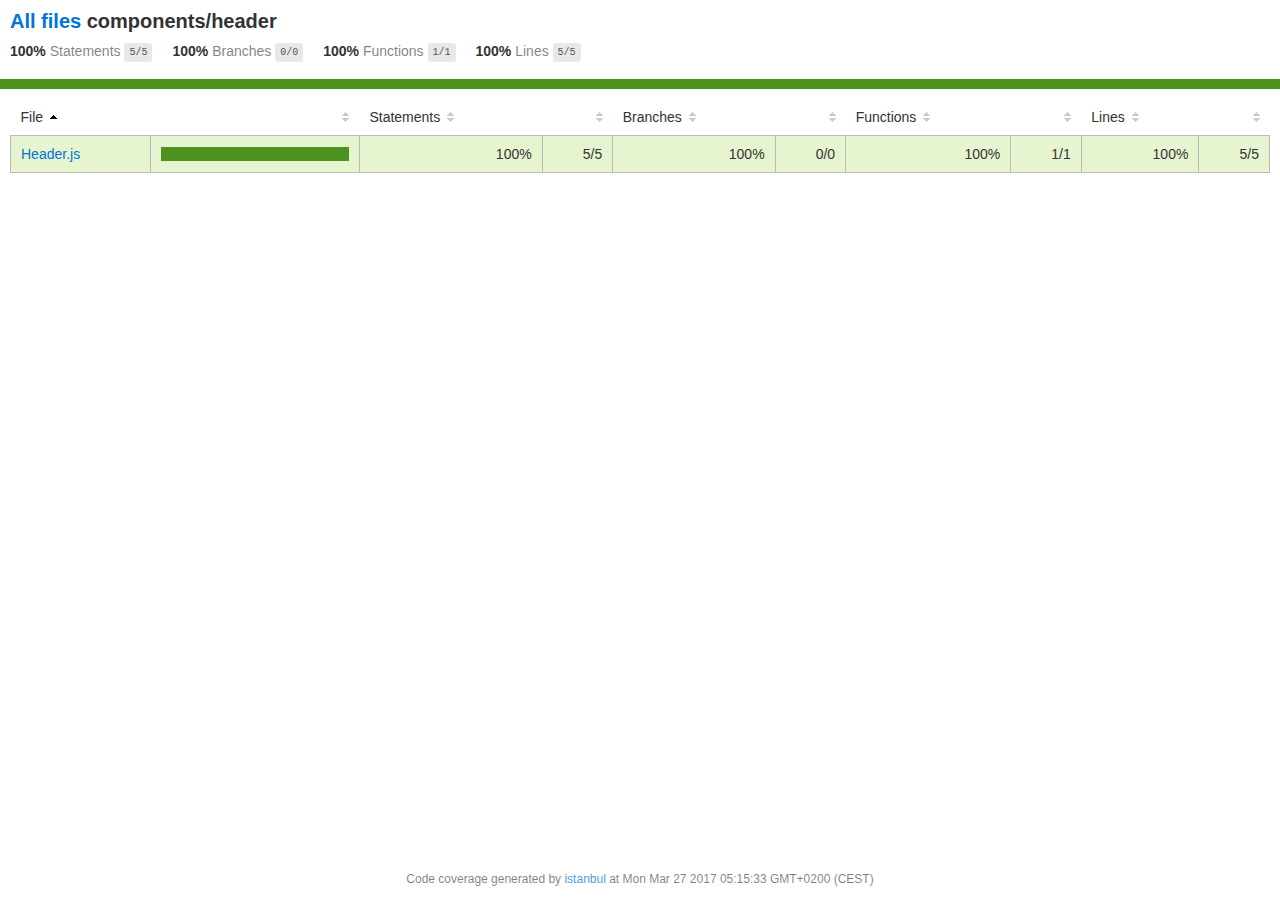
<file: coverage/lcov-report/components/header/index.html>
<!doctype html>
<html lang="en">
<head>
    <title>Code coverage report for components/header</title>
    <meta charset="utf-8" />
    <link rel="stylesheet" href="../../prettify.css" />
    <link rel="stylesheet" href="../../base.css" />
    <meta name="viewport" content="width=device-width, initial-scale=1">
    <style type='text/css'>
        .coverage-summary .sorter {
            background-image: url(../../sort-arrow-sprite.png);
        }
    </style>
</head>
<body>
<div class='wrapper'>
  <div class='pad1'>
    <h1>
      <a href="../../index.html">All files</a> components/header
    </h1>
    <div class='clearfix'>
      <div class='fl pad1y space-right2'>
        <span class="strong">100% </span>
        <span class="quiet">Statements</span>
        <span class='fraction'>5/5</span>
      </div>
      <div class='fl pad1y space-right2'>
        <span class="strong">100% </span>
        <span class="quiet">Branches</span>
        <span class='fraction'>0/0</span>
      </div>
      <div class='fl pad1y space-right2'>
        <span class="strong">100% </span>
        <span class="quiet">Functions</span>
        <span class='fraction'>1/1</span>
      </div>
      <div class='fl pad1y space-right2'>
        <span class="strong">100% </span>
        <span class="quiet">Lines</span>
        <span class='fraction'>5/5</span>
      </div>
    </div>
  </div>
  <div class='status-line high'></div>
<div class="pad1">
<table class="coverage-summary">
<thead>
<tr>
   <th data-col="file" data-fmt="html" data-html="true" class="file">File</th>
   <th data-col="pic" data-type="number" data-fmt="html" data-html="true" class="pic"></th>
   <th data-col="statements" data-type="number" data-fmt="pct" class="pct">Statements</th>
   <th data-col="statements_raw" data-type="number" data-fmt="html" class="abs"></th>
   <th data-col="branches" data-type="number" data-fmt="pct" class="pct">Branches</th>
   <th data-col="branches_raw" data-type="number" data-fmt="html" class="abs"></th>
   <th data-col="functions" data-type="number" data-fmt="pct" class="pct">Functions</th>
   <th data-col="functions_raw" data-type="number" data-fmt="html" class="abs"></th>
   <th data-col="lines" data-type="number" data-fmt="pct" class="pct">Lines</th>
   <th data-col="lines_raw" data-type="number" data-fmt="html" class="abs"></th>
</tr>
</thead>
<tbody><tr>
	<td class="file high" data-value="Header.js"><a href="Header.js.html">Header.js</a></td>
	<td data-value="100" class="pic high"><div class="chart"><div class="cover-fill cover-full" style="width: 100%;"></div><div class="cover-empty" style="width:0%;"></div></div></td>
	<td data-value="100" class="pct high">100%</td>
	<td data-value="5" class="abs high">5/5</td>
	<td data-value="100" class="pct high">100%</td>
	<td data-value="0" class="abs high">0/0</td>
	<td data-value="100" class="pct high">100%</td>
	<td data-value="1" class="abs high">1/1</td>
	<td data-value="100" class="pct high">100%</td>
	<td data-value="5" class="abs high">5/5</td>
	</tr>

</tbody>
</table>
</div><div class='push'></div><!-- for sticky footer -->
</div><!-- /wrapper -->
<div class='footer quiet pad2 space-top1 center small'>
  Code coverage
  generated by <a href="http://istanbul-js.org/" target="_blank">istanbul</a> at Mon Mar 27 2017 05:15:33 GMT+0200 (CEST)
</div>
</div>
<script src="../../prettify.js"></script>
<script>
window.onload = function () {
        if (typeof prettyPrint === 'function') {
            prettyPrint();
        }
};
</script>
<script src="../../sorter.js"></script>
</body>
</html>
</file>
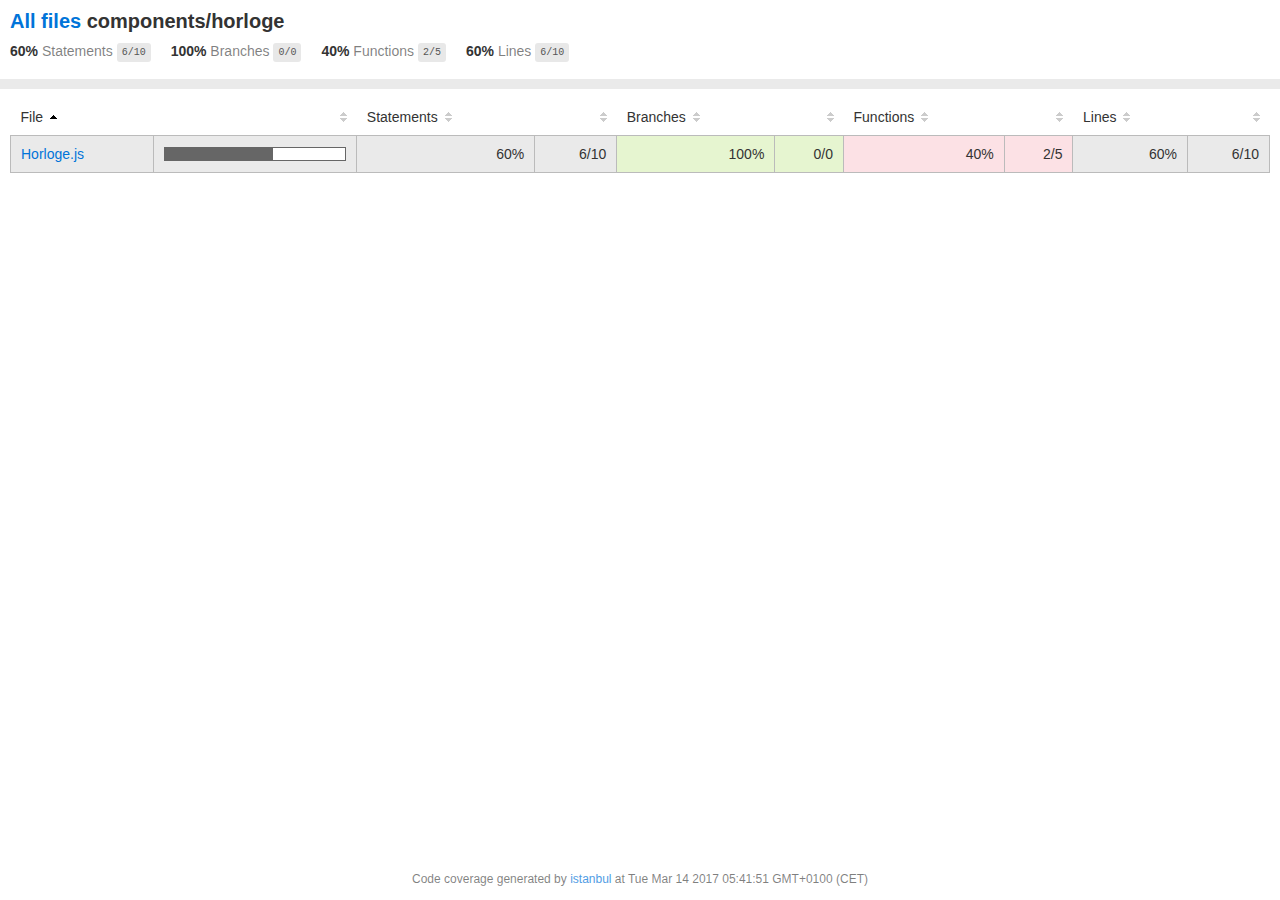
<file: coverage/lcov-report/components/horloge/index.html>
<!doctype html>
<html lang="en">
<head>
    <title>Code coverage report for components/horloge</title>
    <meta charset="utf-8" />
    <link rel="stylesheet" href="../../prettify.css" />
    <link rel="stylesheet" href="../../base.css" />
    <meta name="viewport" content="width=device-width, initial-scale=1">
    <style type='text/css'>
        .coverage-summary .sorter {
            background-image: url(../../sort-arrow-sprite.png);
        }
    </style>
</head>
<body>
<div class='wrapper'>
  <div class='pad1'>
    <h1>
      <a href="../../index.html">All files</a> components/horloge
    </h1>
    <div class='clearfix'>
      <div class='fl pad1y space-right2'>
        <span class="strong">60% </span>
        <span class="quiet">Statements</span>
        <span class='fraction'>6/10</span>
      </div>
      <div class='fl pad1y space-right2'>
        <span class="strong">100% </span>
        <span class="quiet">Branches</span>
        <span class='fraction'>0/0</span>
      </div>
      <div class='fl pad1y space-right2'>
        <span class="strong">40% </span>
        <span class="quiet">Functions</span>
        <span class='fraction'>2/5</span>
      </div>
      <div class='fl pad1y space-right2'>
        <span class="strong">60% </span>
        <span class="quiet">Lines</span>
        <span class='fraction'>6/10</span>
      </div>
    </div>
  </div>
  <div class='status-line medium'></div>
<div class="pad1">
<table class="coverage-summary">
<thead>
<tr>
   <th data-col="file" data-fmt="html" data-html="true" class="file">File</th>
   <th data-col="pic" data-type="number" data-fmt="html" data-html="true" class="pic"></th>
   <th data-col="statements" data-type="number" data-fmt="pct" class="pct">Statements</th>
   <th data-col="statements_raw" data-type="number" data-fmt="html" class="abs"></th>
   <th data-col="branches" data-type="number" data-fmt="pct" class="pct">Branches</th>
   <th data-col="branches_raw" data-type="number" data-fmt="html" class="abs"></th>
   <th data-col="functions" data-type="number" data-fmt="pct" class="pct">Functions</th>
   <th data-col="functions_raw" data-type="number" data-fmt="html" class="abs"></th>
   <th data-col="lines" data-type="number" data-fmt="pct" class="pct">Lines</th>
   <th data-col="lines_raw" data-type="number" data-fmt="html" class="abs"></th>
</tr>
</thead>
<tbody><tr>
	<td class="file medium" data-value="Horloge.js"><a href="Horloge.js.html">Horloge.js</a></td>
	<td data-value="60" class="pic medium"><div class="chart"><div class="cover-fill" style="width: 60%;"></div><div class="cover-empty" style="width:40%;"></div></div></td>
	<td data-value="60" class="pct medium">60%</td>
	<td data-value="10" class="abs medium">6/10</td>
	<td data-value="100" class="pct high">100%</td>
	<td data-value="0" class="abs high">0/0</td>
	<td data-value="40" class="pct low">40%</td>
	<td data-value="5" class="abs low">2/5</td>
	<td data-value="60" class="pct medium">60%</td>
	<td data-value="10" class="abs medium">6/10</td>
	</tr>

</tbody>
</table>
</div><div class='push'></div><!-- for sticky footer -->
</div><!-- /wrapper -->
<div class='footer quiet pad2 space-top1 center small'>
  Code coverage
  generated by <a href="http://istanbul-js.org/" target="_blank">istanbul</a> at Tue Mar 14 2017 05:41:51 GMT+0100 (CET)
</div>
</div>
<script src="../../prettify.js"></script>
<script>
window.onload = function () {
        if (typeof prettyPrint === 'function') {
            prettyPrint();
        }
};
</script>
<script src="../../sorter.js"></script>
</body>
</html>
</file>
<file: source/Director-free/css/morris/morris.css>
.morris-hover{position:absolute;z-index:1090;}.morris-hover.morris-default-style{border-radius:10px;padding:6px;color:#f9f9f9;background:rgba(0, 0, 0, 0.8);border:solid 2px rgba(0, 0, 0, 0.9);font-weight: 600;font-size:14px;text-align:center;}.morris-hover.morris-default-style .morris-hover-row-label{font-weight:bold;margin:0.25em 0;}
.morris-hover.morris-default-style .morris-hover-point{white-space:nowrap;margin:0.1em 0;}
</file>
<file: source/Director-free/css/fullcalendar/fullcalendar.css>
/*!
 * FullCalendar v1.6.4 Stylesheet
 * Docs & License: http://arshaw.com/fullcalendar/
 * (c) 2013 Adam Shaw
 */


.fc {
    direction: ltr;
    text-align: left;
}

.fc table {
    border-collapse: collapse;
    border-spacing: 0;
}

html .fc,
.fc table {
    font-size: 1em;
}

.fc td,
.fc th {
    padding: 0;
    vertical-align: top;
}



/* Header
------------------------------------------------------------------------*/

.fc-header td {
    white-space: nowrap;
}

.fc-header-left {
    width: 25%;
    text-align: left;
}

.fc-header-center {
    text-align: center;
}

.fc-header-right {
    width: 25%;
    text-align: right;
}

.fc-header-title {
    display: inline-block;
    vertical-align: top;
}

.fc-header-title h2 {
    margin-top: 0;
    white-space: nowrap;    
}

.fc .fc-header-space {
    padding-left: 10px;
}

.fc-header .fc-button {
    margin-bottom: 1em;
    vertical-align: top;
}

/* buttons edges butting together */

.fc-header .fc-button {
    margin-right: -1px;
}

.fc-header .fc-corner-right,  /* non-theme */
.fc-header .ui-corner-right { /* theme */
    margin-right: 0; /* back to normal */
}

/* button layering (for border precedence) */

.fc-header .fc-state-hover,
.fc-header .ui-state-hover {
    z-index: 2;
}

.fc-header .fc-state-down {
    z-index: 3;
}

.fc-header .fc-state-active,
.fc-header .ui-state-active {
    z-index: 4;
}



/* Content
------------------------------------------------------------------------*/

.fc-content {
    clear: both;
    zoom: 1; /* for IE7, gives accurate coordinates for [un]freezeContentHeight */
}

.fc-view {
    width: 100%;
    overflow: hidden;
}



/* Cell Styles
------------------------------------------------------------------------*/

.fc-widget-header,    /* <th>, usually */
.fc-widget-content {  /* <td>, usually */
    border: 1px solid #ddd;
}

.fc-state-highlight { /* <td> today cell */ /* TODO: add .fc-today to <th> */
    background: #fcf8e3;
}

.fc-cell-overlay { /* semi-transparent rectangle while dragging */
    background: #bce8f1;
    opacity: .3;
    filter: alpha(opacity=30); /* for IE */
}



/* Buttons
------------------------------------------------------------------------*/

.fc-button {
    display: inline-block;
    padding: 4px 9px;
    margin-bottom: 0;
    font-size: 12px;
    font-weight: normal;
    line-height: 1.428571429;
    text-align: center;
    white-space: nowrap;
    vertical-align: middle;
    cursor: pointer;
    background-image: none;
    border: 1px solid transparent;
    -webkit-user-select: none;
    -moz-user-select: none;
    -ms-user-select: none;
    -o-user-select: none;
    user-select: none;
}

.fc-state-default { /* non-theme */
    border: 1px solid;
}

.fc-state-default.fc-corner-left { /* non-theme */
    border-top-left-radius: 4px;
    border-bottom-left-radius: 4px;
}

.fc-state-default.fc-corner-right { /* non-theme */
    border-top-right-radius: 4px;
    border-bottom-right-radius: 4px;
}

/*
        Our default prev/next buttons use HTML entities like &lsaquo; &rsaquo; &laquo; &raquo;
        and we'll try to make them look good cross-browser.
*/

.fc-text-arrow {
    margin: 0 .1em;
    font-size: 2em;
    font-family: "Courier New", Courier, monospace;
    vertical-align: baseline; /* for IE7 */
}

.fc-button-prev .fc-text-arrow,
.fc-button-next .fc-text-arrow { /* for &lsaquo; &rsaquo; */
    font-weight: bold;
}

/* icon (for jquery ui) */

.fc-button .fc-icon-wrap {
    position: relative;
    float: left;
    top: 50%;
}

.fc-button .ui-icon {
    position: relative;
    float: left;
    margin-top: -50%;
    *margin-top: 0;
    *top: -50%;
}

/*
  button states
  borrowed from twitter bootstrap (http://twitter.github.com/bootstrap/)
*/

.fc-state-default {
    background-color: #f5f5f5;
    background-image: -moz-linear-gradient(top, #ffffff, #e6e6e6);
    background-image: -webkit-gradient(linear, 0 0, 0 100%, from(#ffffff), to(#e6e6e6));
    background-image: -webkit-linear-gradient(top, #ffffff, #e6e6e6);
    background-image: -o-linear-gradient(top, #ffffff, #e6e6e6);
    background-image: linear-gradient(to bottom, #ffffff, #e6e6e6);
    background-repeat: repeat-x;
    border-color: #e6e6e6 #e6e6e6 #bfbfbf;
    border-color: rgba(0, 0, 0, 0.1) rgba(0, 0, 0, 0.1) rgba(0, 0, 0, 0.25);
    color: #333;
    text-shadow: 0 1px 1px rgba(255, 255, 255, 0.75);
    box-shadow: inset 0 1px 0 rgba(255, 255, 255, 0.2), 0 1px 2px rgba(0, 0, 0, 0.05);
}

.fc-button.fc-state-default {
    border: 1px solid #d9dadc;
    border-bottom-color: #d3d5d7;  
    border-bottom-width: 2px;
    margin-left: 0px!important;
    background: #fafafa;    
    color: #666;
}


.fc-state-hover,
.fc-state-down,
.fc-state-active,
.fc-state-disabled {
    color: #333333;
    background-color: #e6e6e6;
}

.fc-state-hover {
    color: #333333;
    text-decoration: none;
    background-position: 0 -15px;
    -webkit-transition: background-position 0.1s linear;
    -moz-transition: background-position 0.1s linear;
    -o-transition: background-position 0.1s linear;
    transition: background-position 0.1s linear;
}

.fc-state-down,
.fc-state-active {
    background-color: #cccccc;
    background-image: none;
    outline: 0;
    box-shadow: inset 0 2px 4px rgba(0, 0, 0, 0.15), 0 1px 2px rgba(0, 0, 0, 0.05);
}

.fc-state-disabled {
    cursor: default;
    background-image: none;
    opacity: 0.65;
    filter: alpha(opacity=65);
    box-shadow: none;
}



/* Global Event Styles
------------------------------------------------------------------------*/

.fc-event-container > * {
    z-index: 8;
}

.fc-event-container > .ui-draggable-dragging,
.fc-event-container > .ui-resizable-resizing {
    z-index: 9;
}

.fc-event {
    border: 1px solid #3a87ad; /* default BORDER color */
    background-color: #3a87ad; /* default BACKGROUND color */
    color: #fff;               /* default TEXT color */
    font-size: .85em;
    cursor: default;
}

a.fc-event {
    text-decoration: none;
}

a.fc-event,
.fc-event-draggable {
    cursor: pointer;
}

.fc-rtl .fc-event {
    text-align: right;
}

.fc-event-inner {
    width: 100%;
    height: 100%;
    overflow: hidden;
}

.fc-event-time,
.fc-event-title {
    padding: 0 1px;
}

.fc .ui-resizable-handle {
    display: block;
    position: absolute;
    z-index: 99999;
    overflow: hidden; /* hacky spaces (IE6/7) */
    font-size: 300%;  /* */
    line-height: 50%; /* */
}



/* Horizontal Events
------------------------------------------------------------------------*/

.fc-event-hori {
    border-width: 1px 0;
    margin-bottom: 1px;
}

.fc-ltr .fc-event-hori.fc-event-start,
.fc-rtl .fc-event-hori.fc-event-end {
    border-left-width: 1px;
    border-top-left-radius: 3px;
    border-bottom-left-radius: 3px;
}

.fc-ltr .fc-event-hori.fc-event-end,
.fc-rtl .fc-event-hori.fc-event-start {
    border-right-width: 1px;
    border-top-right-radius: 3px;
    border-bottom-right-radius: 3px;
}

/* resizable */

.fc-event-hori .ui-resizable-e {
    top: 0           !important; /* importants override pre jquery ui 1.7 styles */
    right: -3px      !important;
    width: 7px       !important;
    height: 100%     !important;
    cursor: e-resize;
}

.fc-event-hori .ui-resizable-w {
    top: 0           !important;
    left: -3px       !important;
    width: 7px       !important;
    height: 100%     !important;
    cursor: w-resize;
}

.fc-event-hori .ui-resizable-handle {
    _padding-bottom: 14px; /* IE6 had 0 height */
}



/* Reusable Separate-border Table
------------------------------------------------------------*/

table.fc-border-separate {
    border-collapse: separate;
}

.fc-border-separate th,
.fc-border-separate td {
    border-width: 1px 0 0 1px;
}

.fc-border-separate th.fc-last,
.fc-border-separate td.fc-last {
    border-right-width: 1px;
}

.fc-border-separate tr.fc-last th,
.fc-border-separate tr.fc-last td {
    border-bottom-width: 1px;
}

.fc-border-separate tbody tr.fc-first td,
.fc-border-separate tbody tr.fc-first th {
    border-top-width: 0;
}



/* Month View, Basic Week View, Basic Day View
------------------------------------------------------------------------*/

.fc-grid th {
    text-align: center;
}

.fc .fc-week-number {
    width: 22px;
    text-align: center;
}

.fc .fc-week-number div {
    padding: 0 2px;
}

.fc-grid .fc-day-number {
    float: right;
    padding: 0 2px;
}

.fc-grid .fc-other-month .fc-day-number {
    opacity: 0.3;
    filter: alpha(opacity=30); /* for IE */
    /* opacity with small font can sometimes look too faded
       might want to set the 'color' property instead
       making day-numbers bold also fixes the problem */
}

.fc-grid .fc-day-content {
    clear: both;
    padding: 2px 2px 1px; /* distance between events and day edges */
}

/* event styles */

.fc-grid .fc-event-time {
    font-weight: bold;
}

/* right-to-left */

.fc-rtl .fc-grid .fc-day-number {
    float: left;
}

.fc-rtl .fc-grid .fc-event-time {
    float: right;
}



/* Agenda Week View, Agenda Day View
------------------------------------------------------------------------*/

.fc-agenda table {
    border-collapse: separate;
}

.fc-agenda-days th {
    text-align: center;
}

.fc-agenda .fc-agenda-axis {
    width: 50px;
    padding: 0 4px;
    vertical-align: middle;
    text-align: right;
    white-space: nowrap;
    font-weight: normal;
}

.fc-agenda .fc-week-number {
    font-weight: bold;
}

.fc-agenda .fc-day-content {
    padding: 2px 2px 1px;
}

/* make axis border take precedence */

.fc-agenda-days .fc-agenda-axis {
    border-right-width: 1px;
}

.fc-agenda-days .fc-col0 {
    border-left-width: 0;
}

/* all-day area */

.fc-agenda-allday th {
    border-width: 0 1px;
}

.fc-agenda-allday .fc-day-content {
    min-height: 34px; /* TODO: doesnt work well in quirksmode */
    _height: 34px;
}

/* divider (between all-day and slots) */

.fc-agenda-divider-inner {
    height: 2px;
    overflow: hidden;
}

.fc-widget-header .fc-agenda-divider-inner {
    background: #eee;
}

/* slot rows */

.fc-agenda-slots th {
    border-width: 1px 1px 0;
}

.fc-agenda-slots td {
    border-width: 1px 0 0;
    background: none;
}

.fc-agenda-slots td div {
    height: 20px;
}

.fc-agenda-slots tr.fc-slot0 th,
.fc-agenda-slots tr.fc-slot0 td {
    border-top-width: 0;
}

.fc-agenda-slots tr.fc-minor th,
.fc-agenda-slots tr.fc-minor td {
    border-top-style: dotted;
}

.fc-agenda-slots tr.fc-minor th.ui-widget-header {
    *border-top-style: solid; /* doesn't work with background in IE6/7 */
}



/* Vertical Events
------------------------------------------------------------------------*/

.fc-event-vert {
    border-width: 0 1px;
}

.fc-event-vert.fc-event-start {
    border-top-width: 1px;
    border-top-left-radius: 3px;
    border-top-right-radius: 3px;
}

.fc-event-vert.fc-event-end {
    border-bottom-width: 1px;
    border-bottom-left-radius: 3px;
    border-bottom-right-radius: 3px;
}

.fc-event-vert .fc-event-time {
    white-space: nowrap;
    font-size: 10px;
}

.fc-event-vert .fc-event-inner {
    position: relative;
    z-index: 2;
}

.fc-event-vert .fc-event-bg { /* makes the event lighter w/ a semi-transparent overlay  */
    position: absolute;
    z-index: 1;
    top: 0;
    left: 0;
    width: 100%;
    height: 100%;
    background: #fff;
    opacity: .25;
    filter: alpha(opacity=25);
}

.fc .ui-draggable-dragging .fc-event-bg, /* TODO: something nicer like .fc-opacity */
.fc-select-helper .fc-event-bg {
    display: none\9; /* for IE6/7/8. nested opacity filters while dragging don't work */
}

/* resizable */

.fc-event-vert .ui-resizable-s {
    bottom: 0        !important; /* importants override pre jquery ui 1.7 styles */
    width: 100%      !important;
    height: 8px      !important;
    overflow: hidden !important;
    line-height: 8px !important;
    font-size: 11px  !important;
    font-family: monospace;
    text-align: center;
    cursor: s-resize;
}

.fc-agenda .ui-resizable-resizing { /* TODO: better selector */
    _overflow: hidden;
}

/* Custom calendar */
.external-event {
    margin: 10px 0;
    padding: 3px 5px;
    border-radius: 2px;
    cursor: pointer;
    font-weight: 600;
    display: inline-block;
    margin: 0 5px 5px 0;
}
</file>
<file: source/Director-free/css/iCheck/all.css>
/* iCheck plugin skins
----------------------------------- */
@import url("./minimal/_all.css");
/*
@import url("minimal/minimal.css");
@import url("minimal/red.css");
@import url("minimal/green.css");
@import url("minimal/blue.css");
@import url("minimal/aero.css");
@import url("minimal/grey.css");
@import url("minimal/orange.css");
@import url("minimal/yellow.css");
@import url("minimal/pink.css");
@import url("minimal/purple.css");
*/

@import url("./square/_all.css");
/*
@import url("square/square.css");
@import url("square/red.css");
@import url("square/green.css");
@import url("square/blue.css");
@import url("square/aero.css");
@import url("square/grey.css");
@import url("square/orange.css");
@import url("square/yellow.css");
@import url("square/pink.css");
@import url("square/purple.css");
*/

@import url("./flat/_all.css");
/*
@import url("flat/flat.css");
@import url("flat/red.css");
@import url("flat/green.css");
@import url("flat/blue.css");
@import url("flat/aero.css");
@import url("flat/grey.css");
@import url("flat/orange.css");
@import url("flat/yellow.css");
@import url("flat/pink.css");
@import url("flat/purple.css");
*/

@import url("./line/_all.css");
/*
@import url("line/line.css");
@import url("line/red.css");
@import url("line/green.css");
@import url("line/blue.css");
@import url("line/aero.css");
@import url("line/grey.css");
@import url("line/orange.css");
@import url("line/yellow.css");
@import url("line/pink.css");
@import url("line/purple.css");
*/

@import url("./polaris/polaris.css");

@import url("./futurico/futurico.css");
</file>
<file: source/Director-free/css/style.css>
/*@import url(//fonts.googleapis.com/css?family=Source+Sans+Pro:300,400,600,700,300italic,400italic,600italic);
@import url(//fonts.googleapis.com/css?family=Kaushan+Script);*/
/*!
 *   Director free version
 *   Author: web-apps.ninja
 *   License: Open source - MIT
 *   Please visit http://opensource.org/licenses/MIT for more information
!*/
/*
    Core: General style
----------------------------
*/
html,
body {
  overflow-x: hidden!important;
  /*font-family: 'Source Sans Pro', sans-serif;*/
  font-family: 'Lato', sans-serif;
  -webkit-font-smoothing: antialiased;
  min-height: 100%;
  background: #f1f2f7;
}
a {
  color: #3c8dbc;
}
a:hover,
a:active,
a:focus {
  outline: none;
  text-decoration: none;
  color: #72afd2;
}
/* Layouts */
.wrapper {
  min-height: 100%;
}
.wrapper:before,
.wrapper:after {
  display: table;
  content: " ";
}
.wrapper:after {
  clear: both;
}
/* Header */
body > .header {
  position: absolute;
  top: 0;
  left: 0;
  right: 0;
  z-index: 1030;
}
/* Define 2 column template */
.right-side,
.left-side {
  min-height: 100%;
  display: block;
}
/*right side - contins main content*/
.right-side {
  background-color: #f1f2f7;
  margin-left: 220px;
}
/*left side - contains sidebar*/
.left-side {
  position: absolute;
  width: 220px;
  top: 0;
}
@media screen and (min-width: 992px) {
  .left-side {
    top: 50px;
  }
  /*Right side strech mode*/
  .right-side.strech {
    margin-left: 0;
  }
  .right-side.strech > .content-header {
    margin-top: 0px;
  }
  /* Left side collapse */
  .left-side.collapse-left {
    left: -220px;
  }
}
/*Give content full width on xs screens*/
@media screen and (max-width: 992px) {
  .right-side {
    margin-left: 0;
  }
}
/*
    By default the layout is not fixed but if you add the class .fixed to the body element
    the sidebar and the navbar will automatically become poisitioned fixed
*/
body.fixed > .header,
body.fixed .left-side,
body.fixed .navbar {
  position: fixed;
}
body.fixed > .header {
  top: 0;
  right: 0;
  left: 0;
}
body.fixed .navbar {
  left: 0;
  right: 0;
}
body.fixed .wrapper {
  margin-top: 50px;
}
/* Content */
.content {
  padding: 20px 15px;
  background: #f0f3f4;
  overflow: auto;
}
/* Utility */
/* H1 - H6 font */
h1,
h2,
h3,
h4,
h5,
h6,
.h1,
.h2,
.h3,
.h4,
.h5,
.h6 {
  /*font-family: 'Source Sans Pro', sans-serif;*/
  font-family: 'Lato', sans-serif;
}
/* Page Header */
.page-header {
  margin: 10px 0 20px 0;
  font-size: 22px;
}
.page-header > small {
  color: #666;
  display: block;
  margin-top: 5px;
}
/* All images should be responsive */
img {
  max-width: 100% !important;
}
.sort-highlight {
  background: #f4f4f4;
  border: 1px dashed #ddd;
  margin-bottom: 10px;
}
/* 10px padding and margins */
.pad {
  padding: 20px 10px 10px;
}
.margin {
  margin: 10px;
}
.pad-20 {
  padding: 20px;
}
/* Display inline */
.inline {
  display: inline;
  width: auto;
}
/*alert*/
.alert-danger {
  background-color: #fad5d5;
}
.alert-success {
  background-color: #cffabd;
}
.alert-warning {
  background-color: #fcf4c9;
}
/*badge colors*/

.badge-success {
  background-color: #27C24C;
  color: #DFF5E4;
}
.badge-warning {
  background-color: #FAD733;
  color: #FDF8E5;
}
.badge-info {
  background-color: #23B7E5;
  color: #E3F6FC;
}
.badge-danger {
  background-color: #F05050;
  color: #FAE6E6;
}
.badge-primary {
  background-color: #4697ce;
}
.badge-inverse {
  background-color: #4f5259;
  color: #DFE2F0;
}
.badge, .label {
  font-weight: bold;
  text-shadow: 0 1px 0 rgba(0,0,0,0.2);
}

/*label*/
.label-primary {
  background-color: #4697ce;
}
.label-default {
  background-color: #a1a1a1;

}
.label-success {
  background-color: #27C24C;
  color: #DFF5E4;
}
.label-info {
  background-color: #23B7E5;
  color: #E3F6FC;
}
.label-inverse {
  background-color: #4f5259;
  color: #DFE2F0;
}
.label-warning {
  background-color: #FAD733;
  color: #FDF8E5;
}
.label-danger {
  background-color: #F05050;
  color: #FAE6E6;
}
/* Background colors */
.bg-red,
.bg-yellow,
.bg-aqua,
.bg-blue,
.bg-light-blue,
.bg-green,
.bg-navy,
.bg-teal,
.bg-olive,
.bg-lime,
.bg-orange,
.bg-fuchsia,
.bg-purple,
.bg-maroon,
.bg-black
.bg-violet {
  color: #f9f9f9 !important;
}

.twt-area {
  border-bottom: 1px dotted #eee;
  margin-bottom: 5px;
  padding-bottom: 3px;
}
.twt-area textarea {
  margin-bottom: 3px;
}
.m-lr-10 {
  /*margin-top: 10px;*/
  margin-left: 10px;
  margin-right: 10px;
}
.m-t-15 {
  margin-top: 15px;
}
.m-b-5 {
  margin-bottom: 5px;
}
.m-b-10 {
  margin-bottom: 10px;
}
.m-b-15 {
  margin-bottom: 15px;
}
.m-b-20 {
  margin-bottom: 20px;
}
.teammates a {
  color:#505050;
}
.teammates img {
  border-radius: 5px;
  margin-right: 10px;
}
.teammates li {
  border: 1px solid #edf1f2;
}
.bg-white {
  background-color: #fff !important;
}
.bg-gray {
  background-color: #eaeaec !important;
}
.bg-black {
  background-color: #222222 !important;
}
.bg-red {
  background-color: #F05050 !important;
}
.bg-yellow {
  background-color: #FAD733 !important;
}
.bg-aqua {
  background-color: #4FC1E9 !important
}
.bg-blue {
  background-color: #0073b7 !important;
}
.bg-light-blue {
  background-color: #3c8dbc !important;
}
.bg-green {
  background-color: #27C24C  !important;
}
.bg-navy {
  background-color: #001f3f !important;
}
.bg-teal {
  background-color: #39cccc !important;
}
.bg-olive {
  background-color: #3d9970 !important;
}
.bg-lime {
  background-color: #01ff70 !important;
}
.bg-orange {
  background-color: #ff851b !important;
}
.bg-fuchsia {
  background-color: #f012be !important;
}
.bg-purple {
  background-color: #932ab6 !important;
}
.bg-maroon {
  background-color: #85144b !important;
}
.bg-violet {
  background-color: #7266ba !important;
}
.bg-twitter {
  background-color: #00c7f7;
  color: white;
}
.bg-facebook {
  background-color: #335397;
  color: white;
}
.bg-google-plus {
  background-color: #df4a32;
  color: white;
}
/* Text colors */
.text-primary {
  color: #4697ce;
}
.text-info {
  color: #63b7e6;
}
.text-success {
  color: #7dcc93;
}
.text-warning {
  color: #e8db4f;
}
.text-red {
  color: #f56954 !important;
}
.text-yellow {
  color: #f39c12 !important;
}
.text-aqua {
  color: #00c0ef !important;
}
.text-blue {
  color: #0073b7 !important;
}
.text-black {
  color: #222222 !important;
}
.text-light-blue {
  color: #3c8dbc !important;
}
.text-green {
  color: #00a65a !important;
}
.text-navy {
  color: #001f3f !important;
}
.text-teal {
  color: #39cccc !important;
}
.text-olive {
  color: #3d9970 !important;
}
.text-lime {
  color: #01ff70 !important;
}
.text-orange {
  color: #ff851b !important;
}
.text-fuchsia {
  color: #f012be !important;
}
.text-purple {
  color: #932ab6 !important;
}
.text-maroon {
  color: #85144b !important;
}
/*slider css*/
#red .slider-selection {
    background: #f05050;
}

#blue .slider-selection {
    background: #4697ce;
}

#green .slider-selection {
    background: #27C24C;
}

#yellow .slider-selection {
    background: #fad733;
}

#aqua .slider-selection {
    background: #00c0ef;
}

.slider-handle {
  background-color: #fff;
  border: 2px solid #86D4FC;
}

/*bg-violet*/
#purple .slider-selection {
    background: #7266ba;
}
/*Hide elements by display none only*/
.hide {
  display: none !important;
}
/* Remove borders */
.no-border {
  border: 0px !important;
}
/* Remove padding */
.no-padding {
  padding: 0px !important;
}
/* Remove margins */
.no-margin {
  margin: 0px !important;
}
/* Remove box shadow */
.no-shadow {
  box-shadow: none!important;
}
/* Don't display when printing */
@media print {
  .no-print {
    display: none;
  }
  .left-side,
  .header,
  .content-header {
    display: none;
  }
  .right-side {
    margin: 0;
  }
}
/* Remove border radius */
.flat {
  -webkit-border-radius: 0 !important;
  -moz-border-radius: 0 !important;
  border-radius: 0 !important;
}
/* Change the color of the striped tables */
.table-striped > tbody > tr:nth-child(odd) > td,
.table-striped > tbody > tr:nth-child(odd) > th {
  background-color: #f3f4f5;
}
.table.no-border,
.table.no-border td,
.table.no-border th {
  border: 0;
}
/* .text-center in tables */
table.text-center,
table.text-center td,
table.text-center th {
  text-align: center;
}
.table.align th {
  text-align: left;
}
.table.align td {
  text-align: right;
}
.text-bold,
.text-bold.table td,
.text-bold.table th {
  font-weight: 700;
}
.border-radius-none {
  -webkit-border-radius: 0 !important;
  -moz-border-radius: 0 !important;
  border-radius: 0 !important;
}
/* _fix for sparkline tooltip */
.jqstooltip {
  padding: 5px!important;
  width: auto!important;
  height: auto!important;
}
/*
Gradient Background colors
*/
.bg-teal-gradient {
  background: #39cccc !important;
  background: -webkit-gradient(linear, left bottom, left top, color-stop(0, #39cccc), color-stop(1, #7adddd)) !important;
  background: -ms-linear-gradient(bottom, #39cccc, #7adddd) !important;
  background: -moz-linear-gradient(center bottom, #39cccc 0%, #7adddd 100%) !important;
  background: -o-linear-gradient(#7adddd, #39cccc) !important;
  filter: progid:DXImageTransform.Microsoft.gradient(startColorstr='#7adddd', endColorstr='#39cccc', GradientType=0) !important;
  color: #fff;
}
.bg-light-blue-gradient {
  background: #3c8dbc !important;
  background: -webkit-gradient(linear, left bottom, left top, color-stop(0, #3c8dbc), color-stop(1, #67a8ce)) !important;
  background: -ms-linear-gradient(bottom, #3c8dbc, #67a8ce) !important;
  background: -moz-linear-gradient(center bottom, #3c8dbc 0%, #67a8ce 100%) !important;
  background: -o-linear-gradient(#67a8ce, #3c8dbc) !important;
  filter: progid:DXImageTransform.Microsoft.gradient(startColorstr='#67a8ce', endColorstr='#3c8dbc', GradientType=0) !important;
  color: #fff;
}
.bg-blue-gradient {
  background: #0073b7 !important;
  background: -webkit-gradient(linear, left bottom, left top, color-stop(0, #0073b7), color-stop(1, #0089db)) !important;
  background: -ms-linear-gradient(bottom, #0073b7, #0089db) !important;
  background: -moz-linear-gradient(center bottom, #0073b7 0%, #0089db 100%) !important;
  background: -o-linear-gradient(#0089db, #0073b7) !important;
  filter: progid:DXImageTransform.Microsoft.gradient(startColorstr='#0089db', endColorstr='#0073b7', GradientType=0) !important;
  color: #fff;
}
.bg-aqua-gradient {
  background: #00c0ef !important;
  background: -webkit-gradient(linear, left bottom, left top, color-stop(0, #00c0ef), color-stop(1, #14d1ff)) !important;
  background: -ms-linear-gradient(bottom, #00c0ef, #14d1ff) !important;
  background: -moz-linear-gradient(center bottom, #00c0ef 0%, #14d1ff 100%) !important;
  background: -o-linear-gradient(#14d1ff, #00c0ef) !important;
  filter: progid:DXImageTransform.Microsoft.gradient(startColorstr='#14d1ff', endColorstr='#00c0ef', GradientType=0) !important;
  color: #fff;
}
.bg-yellow-gradient {
  background: #f39c12 !important;
  background: -webkit-gradient(linear, left bottom, left top, color-stop(0, #f39c12), color-stop(1, #f7bc60)) !important;
  background: -ms-linear-gradient(bottom, #f39c12, #f7bc60) !important;
  background: -moz-linear-gradient(center bottom, #f39c12 0%, #f7bc60 100%) !important;
  background: -o-linear-gradient(#f7bc60, #f39c12) !important;
  filter: progid:DXImageTransform.Microsoft.gradient(startColorstr='#f7bc60', endColorstr='#f39c12', GradientType=0) !important;
  color: #fff;
}
.bg-purple-gradient {
  background: #932ab6 !important;
  background: -webkit-gradient(linear, left bottom, left top, color-stop(0, #932ab6), color-stop(1, #b959d9)) !important;
  background: -ms-linear-gradient(bottom, #932ab6, #b959d9) !important;
  background: -moz-linear-gradient(center bottom, #932ab6 0%, #b959d9 100%) !important;
  background: -o-linear-gradient(#b959d9, #932ab6) !important;
  filter: progid:DXImageTransform.Microsoft.gradient(startColorstr='#b959d9', endColorstr='#932ab6', GradientType=0) !important;
  color: #fff;
}
.bg-green-gradient {
  background: #00a65a !important;
  background: -webkit-gradient(linear, left bottom, left top, color-stop(0, #00a65a), color-stop(1, #00ca6d)) !important;
  background: -ms-linear-gradient(bottom, #00a65a, #00ca6d) !important;
  background: -moz-linear-gradient(center bottom, #00a65a 0%, #00ca6d 100%) !important;
  background: -o-linear-gradient(#00ca6d, #00a65a) !important;
  filter: progid:DXImageTransform.Microsoft.gradient(startColorstr='#00ca6d', endColorstr='#00a65a', GradientType=0) !important;
  color: #fff;
}
.bg-red-gradient {
  background: #f56954 !important;
  background: -webkit-gradient(linear, left bottom, left top, color-stop(0, #f56954), color-stop(1, #f89384)) !important;
  background: -ms-linear-gradient(bottom, #f56954, #f89384) !important;
  background: -moz-linear-gradient(center bottom, #f56954 0%, #f89384 100%) !important;
  background: -o-linear-gradient(#f89384, #f56954) !important;
  filter: progid:DXImageTransform.Microsoft.gradient(startColorstr='#f89384', endColorstr='#f56954', GradientType=0) !important;
  color: #fff;
}
.bg-black-gradient {
  background: #222222 !important;
  background: -webkit-gradient(linear, left bottom, left top, color-stop(0, #222222), color-stop(1, #3c3c3c)) !important;
  background: -ms-linear-gradient(bottom, #222222, #3c3c3c) !important;
  background: -moz-linear-gradient(center bottom, #222222 0%, #3c3c3c 100%) !important;
  background: -o-linear-gradient(#3c3c3c, #222222) !important;
  filter: progid:DXImageTransform.Microsoft.gradient(startColorstr='#3c3c3c', endColorstr='#222222', GradientType=0) !important;
  color: #fff;
}
.bg-maroon-gradient {
  background: #85144b !important;
  background: -webkit-gradient(linear, left bottom, left top, color-stop(0, #85144b), color-stop(1, #b11b64)) !important;
  background: -ms-linear-gradient(bottom, #85144b, #b11b64) !important;
  background: -moz-linear-gradient(center bottom, #85144b 0%, #b11b64 100%) !important;
  background: -o-linear-gradient(#b11b64, #85144b) !important;
  filter: progid:DXImageTransform.Microsoft.gradient(startColorstr='#b11b64', endColorstr='#85144b', GradientType=0) !important;
  color: #fff;
}
.connectedSortable {
  min-height: 100px;
}
/*---------------------------------------------------
    LESS Elements 0.9
  ---------------------------------------------------
    A set of useful LESS mixins
    More info at: http://lesselements.com
  ---------------------------------------------------*/
/*
    Components: navbar, logo and content header
-------------------------------------------------
*/
body > .header {
  position: relative;
  max-height: 100px;
  z-index: 1030;
}
body > .header .navbar {
  height: 50px;
  margin-bottom: 0;
  margin-left: 220px;
}
body > .header .navbar .sidebar-toggle {
  float: left;
  padding: 9px 5px;
  margin-top: 8px;
  margin-right: 0;
  margin-bottom: 8px;
  margin-left: 5px;
  background-color: transparent;
  background-image: none;
  border: 1px solid transparent;
  -webkit-border-radius: 0 !important;
  -moz-border-radius: 0 !important;
  border-radius: 0 !important;
}
body > .header .navbar .sidebar-toggle:hover .icon-bar {
  background: #f6f6f6;
}
body > .header .navbar .sidebar-toggle .icon-bar {
  display: block;
  width: 22px;
  height: 2px;
  -webkit-border-radius: 4px;
  -moz-border-radius: 4px;
  border-radius: 4px;
}
body > .header .navbar .sidebar-toggle .icon-bar + .icon-bar {
  margin-top: 4px;
}
body > .header .navbar .nav > li.user > a {
  font-weight: bold;
}
body > .header .navbar .nav > li.user > a > .fa,
body > .header .navbar .nav > li.user > a > .glyphicon,
body > .header .navbar .nav > li.user > a > .ion {
  margin-right: 5px;
}
body > .header .navbar .nav > li > a > .label {
  -webkit-border-radius: 50%;
  -moz-border-radius: 50%;
  border-radius: 50%;
  position: absolute;
  top: 7px;
  right: 2px;
  font-size: 10px;
  font-weight: normal;
  width: 15px;
  height: 15px;
  line-height: 1.0em;
  text-align: center;
  padding: 2px;
}
body > .header .navbar .nav > li > a:hover > .label {
  top: 3px;
}
body > .header .logo {
  float: left;
  font-size: 20px;
  line-height: 50px;
  text-align: center;
  padding: 0 10px;
  width: 220px;
  font-family: 'Kaushan Script', cursive;
  font-weight: 500;
  height: 50px;
  display: block;
}
body > .header .logo .icon {
  margin-right: 10px;
}
.right-side > .content-header {
  position: relative;
  padding: 15px;
}
.right-side > .content-header > h1 {
  margin: 0;
  font-size: 24px;
}
.right-side > .content-header > h1 > small {
  font-size: 15px;
  display: inline-block;
  padding-left: 4px;
  font-weight: 300;
}
.breadcrumb {
  background-color: #fff;
}
.breadcrumb a {
  color: #000;
}
.right-side > .content-header > .breadcrumb {
  float: right;
  background: transparent;
  margin-top: 0px;
  margin-bottom: 0;
  font-size: 12px;
  padding: 7px 5px;
  position: absolute;
  top: 15px;
  right: 10px;
  -webkit-border-radius: 2px;
  -moz-border-radius: 2px;
  border-radius: 2px;
}
.breadcrumb-alt {
  overflow: hidden;
  list-style: none;
  margin: 0px 0px 20px;
  padding: 0px;
  width: 100%;
}
.breadcrumb-alt > li {
float: left;
margin: 0px 25px 0px 0px;
}
.breadcrumb-alt > li > a {
position: relative;
float: left;
background-color: rgb(238, 238, 238);
color: rgb(118, 118, 118);
font-size: 12px;
padding: 10px;
}
.breadcrumb-alt > li > a::before {
position: absolute;
top: 50%;
left: -1em;
margin-top: -1.6em;
border-color: rgb(238, 238, 238) rgb(238, 238, 238) rgb(238, 238, 238) rgba(0, 0, 0, 0);
border-style: solid;
border-width: 1.5em 0px 1.7em 1em;
content: '';
}
.breadcrumb-alt > li > a::after {
position: absolute;
top: 50%;
right: -1em;
margin-top: -1.5em;
border-bottom: 1.5em solid rgba(0, 0, 0, 0);
border-left: 1em solid rgb(238, 238, 238);
border-top: 1.5em solid rgba(0, 0, 0, 0);
content: '';
}
.right-side > .content-header > .breadcrumb > li > a {
  color: #444;
  text-decoration: none;
}
.right-side > .content-header > .breadcrumb > li > a > .fa,
.right-side > .content-header > .breadcrumb > li > a > .glyphicon,
.right-side > .content-header > .breadcrumb > li > a > .ion {
  margin-right: 5px;
}
.right-side > .content-header > .breadcrumb > li + li:before {
  content: '>\00a0';
}
@media screen and (max-width: 767px) {
  .right-side > .content-header > .breadcrumb {
    position: relative;
    margin-top: 5px;
    top: 0;
    right: 0;
    float: none;
    background: #efefef;
  }
}
@media (max-width: 767px) {
  .navbar .navbar-nav > li {
    float: left;
  }
  .navbar-nav {
    margin: 0;
    float: left;
  }
  .navbar-nav > li > a {
    padding-top: 15px;
    padding-bottom: 15px;
    line-height: 20px;
  }
  .navbar .navbar-right {
    float: right;
  }
}
@media screen and (max-width: 560px) {
  body > .header {
    position: relative;
  }
  body > .header .logo,
  body > .header .navbar {
    width: 100%;
    float: none;
    position: relative!important;
  }
  body > .header .navbar {
    margin: 0;
  }
  body.fixed > .header {
    position: fixed;
  }
  body.fixed > .wrapper,
  body.fixed .sidebar-offcanvas {
    margin-top: 100px!important;
  }
}
/*
    Component: Sidebar
--------------------------
*/
.sidebar {
  margin-bottom: 5px;
}
.sidebar .sidebar-form input:focus {
  -webkit-box-shadow: none;
  -moz-box-shadow: none;
  box-shadow: none;
  border-color: transparent!important;
}
.sidebar .sidebar-menu {
  list-style: none;
  margin: 0;
  padding: 0;
}
.sidebar .sidebar-menu > li {
  margin: 0;
  padding: 0;
}
.sidebar .sidebar-menu > li > a {
  padding: 12px 5px 12px 15px;
  display: block;
}
.sidebar .sidebar-menu > li > a > .fa,
.sidebar .sidebar-menu > li > a > .glyphicon,
.sidebar .sidebar-menu > li > a > .ion {
  width: 20px;
}
.sidebar .sidebar-menu .treeview-menu {
  display: none;
  list-style: none;
  padding: 0;
  margin: 0;
}
.sidebar .sidebar-menu .treeview-menu > li {
  margin: 0;
}
.sidebar .sidebar-menu .treeview-menu > li > a {
  padding: 8px 5px 8px 15px;
  display: block;
  font-size: 14px;
  margin: 0px 0px;
}
.sidebar .sidebar-menu .treeview-menu > li > a > .fa,
.sidebar .sidebar-menu .treeview-menu > li > a > .glyphicon,
.sidebar .sidebar-menu .treeview-menu > li > a > .ion {
  width: 20px;
}
.user-panel {
  padding: 10px;
}
.user-panel:before,
.user-panel:after {
  display: table;
  content: " ";
}
.user-panel:after {
  clear: both;
}
.user-panel > .image > img {
  width: 45px;
  height: 45px;
}
.user-panel > .info {
  font-weight: 600;
  padding: 5px 5px 5px 15px;
  font-size: 14px;
  line-height: 1;
}
.user-panel > .info > p {
  margin-bottom: 9px;
}
.user-panel > .info > a {
  text-decoration: none;
  padding-right: 5px;
  margin-top: 3px;
  font-size: 11px;
  font-weight: normal;
}
.user-panel > .info > a > .fa,
.user-panel > .info > a > .ion,
.user-panel > .info > a > .glyphicon {
  margin-right: 3px;
}
/*
 * Off Canvas
 * --------------------------------------------------
 *  Gives us the push menu effect
 */
@media screen and (max-width: 992px) {
  .relative {
    position: relative;
  }
  .row-offcanvas-right .sidebar-offcanvas {
    right: -220px;
  }
  .row-offcanvas-left .sidebar-offcanvas {
    left: -220px;
  }
  .row-offcanvas-right.active {
    right: 220px;
  }
  .row-offcanvas-left.active {
    left: 220px;
  }
  .sidebar-offcanvas {
    left: 0;
  }
  body.fixed .sidebar-offcanvas {
    margin-top: 50px;
    left: -220px;
  }
  body.fixed .row-offcanvas-left.active .navbar {
    left: 220px !important;
    right: 0;
  }
  body.fixed .row-offcanvas-left.active .sidebar-offcanvas {
    left: 0px;
  }
}
/*
    Dropdown menus
----------------------------
*/
/*Dropdowns in general*/
.dropdown-menu {
  -webkit-box-shadow: 0px 3px 6px rgba(0, 0, 0, 0.1);
  -moz-box-shadow: 0px 3px 6px rgba(0, 0, 0, 0.1);
  box-shadow: 0px 3px 6px rgba(0, 0, 0, 0.1);
  z-index: 2300;
}
.dropdown-menu > li > a > .glyphicon,
.dropdown-menu > li > a > .fa,
.dropdown-menu > li > a > .ion {
  margin-right: 10px;
}
.dropdown-menu > li > a:hover {
  background-color: #3c8dbc;
  color: #f9f9f9;
}
.dropdown-menu-right > li > a:hover {
  background-color: #39435c;
  color: #f9f9f9;
}
/*Drodown in navbars*/
.skin-blue .navbar .dropdown-menu > li > a {
  color: #444444;
}
/*
    Navbar custom dropdown menu
------------------------------------
*/
.navbar-nav > .notifications-menu > .dropdown-menu,
.navbar-nav > .messages-menu > .dropdown-menu,
.navbar-nav > .tasks-menu > .dropdown-menu {
  width: 260px;
  padding: 0 0 0 0!important;
  margin: 0!important;
  top: 100%;
  border: 1px solid #dfdfdf;
  -webkit-border-radius: 4px !important;
  -moz-border-radius: 4px !important;
  border-radius: 4px !important;
}
.navbar-nav > .notifications-menu > .dropdown-menu > li.header,
.navbar-nav > .messages-menu > .dropdown-menu > li.header,
.navbar-nav > .tasks-menu > .dropdown-menu > li.header {
  -webkit-border-top-left-radius: 4px;
  -webkit-border-top-right-radius: 4px;
  -webkit-border-bottom-right-radius: 0;
  -webkit-border-bottom-left-radius: 0;
  -moz-border-radius-topleft: 4px;
  -moz-border-radius-topright: 4px;
  -moz-border-radius-bottomright: 0;
  -moz-border-radius-bottomleft: 0;
  border-top-left-radius: 4px;
  border-top-right-radius: 4px;
  border-bottom-right-radius: 0;
  border-bottom-left-radius: 0;
  background-color: #ffffff;
  padding: 7px 10px;
  border-bottom: 1px solid #f4f4f4;
  color: #444444;
  font-size: 14px;
}
.navbar-nav > .notifications-menu > .dropdown-menu > li.header:after,
.navbar-nav > .messages-menu > .dropdown-menu > li.header:after,
.navbar-nav > .tasks-menu > .dropdown-menu > li.header:after {
  bottom: 100%;
  left: 92%;
  border: solid transparent;
  content: " ";
  height: 0;
  width: 0;
  position: absolute;
  pointer-events: none;
  border-color: rgba(255, 255, 255, 0);
  border-bottom-color: #ffffff;
  border-width: 7px;
  margin-left: -7px;
}
.navbar-nav > .notifications-menu > .dropdown-menu > li.footer > a,
.navbar-nav > .messages-menu > .dropdown-menu > li.footer > a,
.navbar-nav > .tasks-menu > .dropdown-menu > li.footer > a {
  -webkit-border-top-left-radius: 0px;
  -webkit-border-top-right-radius: 0px;
  -webkit-border-bottom-right-radius: 4px;
  -webkit-border-bottom-left-radius: 4px;
  -moz-border-radius-topleft: 0px;
  -moz-border-radius-topright: 0px;
  -moz-border-radius-bottomright: 4px;
  -moz-border-radius-bottomleft: 4px;
  border-top-left-radius: 0px;
  border-top-right-radius: 0px;
  border-bottom-right-radius: 4px;
  border-bottom-left-radius: 4px;
  font-size: 12px;
  background-color: #f4f4f4;
  padding: 7px 10px;
  border-bottom: 1px solid #eeeeee;
  color: #444444;
  text-align: center;
}
.navbar-nav > .notifications-menu > .dropdown-menu > li.footer > a:hover,
.navbar-nav > .messages-menu > .dropdown-menu > li.footer > a:hover,
.navbar-nav > .tasks-menu > .dropdown-menu > li.footer > a:hover {
  background: #f4f4f4;
  text-decoration: none;
  font-weight: normal;
}
.navbar-nav > .notifications-menu > .dropdown-menu > li .menu,
.navbar-nav > .messages-menu > .dropdown-menu > li .menu,
.navbar-nav > .tasks-menu > .dropdown-menu > li .menu {
  margin: 0;
  padding: 0;
  list-style: none;
  overflow-x: hidden;
}
.navbar-nav > .notifications-menu > .dropdown-menu > li .menu > li > a,
.navbar-nav > .messages-menu > .dropdown-menu > li .menu > li > a,
.navbar-nav > .tasks-menu > .dropdown-menu > li .menu > li > a {
  display: block;
  white-space: nowrap;
  /* Prevent text from breaking */
  border-bottom: 1px solid #f4f4f4;
}
.navbar-nav > .notifications-menu > .dropdown-menu > li .menu > li > a:hover,
.navbar-nav > .messages-menu > .dropdown-menu > li .menu > li > a:hover,
.navbar-nav > .tasks-menu > .dropdown-menu > li .menu > li > a:hover {
  background: #fafafa;
  text-decoration: none;
}
.navbar-nav > .notifications-menu > .dropdown-menu > li .menu > li > a {
  font-size: 12px;
  color: #444444;
}
.navbar-nav > .notifications-menu > .dropdown-menu > li .menu > li > a > i {
  border-radius: 30px;
}
.navbar-nav > .notifications-menu > .dropdown-menu > li .menu > li > a > .glyphicon,
.navbar-nav > .notifications-menu > .dropdown-menu > li .menu > li > a > .fa,
.navbar-nav > .notifications-menu > .dropdown-menu > li .menu > li > a > .ion {
  font-size: 20px;
  width: 50px;
  text-align: center;
  padding: 15px 0px;
  margin-right: 5px;
  /* Default background and font colors */
  background: #00c0ef;
  color: #f9f9f9;
  /* Fallback for browsers that doesn't support rgba */
  color: rgba(255, 255, 255, 0.7);
}
.navbar-nav > .notifications-menu > .dropdown-menu > li .menu > li > a > .glyphicon.danger,
.navbar-nav > .notifications-menu > .dropdown-menu > li .menu > li > a > .fa.danger,
.navbar-nav > .notifications-menu > .dropdown-menu > li .menu > li > a > .ion.danger {
  background: #f56954;
}
.navbar-nav > .notifications-menu > .dropdown-menu > li .menu > li > a > .glyphicon.warning,
.navbar-nav > .notifications-menu > .dropdown-menu > li .menu > li > a > .fa.warning,
.navbar-nav > .notifications-menu > .dropdown-menu > li .menu > li > a > .ion.warning {
  background: #f39c12;
}
.navbar-nav > .notifications-menu > .dropdown-menu > li .menu > li > a > .glyphicon.success,
.navbar-nav > .notifications-menu > .dropdown-menu > li .menu > li > a > .fa.success,
.navbar-nav > .notifications-menu > .dropdown-menu > li .menu > li > a > .ion.success {
  background: #00a65a;
}
.navbar-nav > .notifications-menu > .dropdown-menu > li .menu > li > a > .glyphicon.info,
.navbar-nav > .notifications-menu > .dropdown-menu > li .menu > li > a > .fa.info,
.navbar-nav > .notifications-menu > .dropdown-menu > li .menu > li > a > .ion.info {
  background: #00c0ef;
}
.navbar-nav > .messages-menu > .dropdown-menu > li .menu > li > a {
  margin: 0px;
  line-height: 20px;
  padding: 10px 5px 10px 5px;
  -webkit-border-radius: 4px;
  -moz-border-radius: 4px;
  border-radius: 4px;
}
.navbar-nav > .messages-menu > .dropdown-menu > li .menu > li > a > div > img {
  margin: auto 10px auto auto;
  width: 40px;
  height: 40px;
  border: 1px solid #dddddd;
}
.navbar-nav > .messages-menu > .dropdown-menu > li .menu > li > a > h4 {
  padding: 0;
  margin: 0 0 0 45px;
  color: #444444;
  font-size: 15px;
}
.navbar-nav > .messages-menu > .dropdown-menu > li .menu > li > a > h4 > small {
  color: #999999;
  font-size: 10px;
  float: right;
}
.navbar-nav > .messages-menu > .dropdown-menu > li .menu > li > a > p {
  margin: 0 0 0 45px;
  font-size: 12px;
  color: #888888;
}
.navbar-nav > .messages-menu > .dropdown-menu > li .menu > li > a:before,
.navbar-nav > .messages-menu > .dropdown-menu > li .menu > li > a:after {
  display: table;
  content: " ";
}
.navbar-nav > .messages-menu > .dropdown-menu > li .menu > li > a:after {
  clear: both;
}
.navbar-nav > .tasks-menu > .dropdown-menu > li .menu > li > a {
  padding: 10px;
}
.navbar-nav > .tasks-menu > .dropdown-menu > li .menu > li > a > h3 {
  font-size: 14px;
  padding: 0;
  margin: 0 0 10px 0;
  color: #666666;
}
.navbar-nav > .tasks-menu > .dropdown-menu > li .menu > li > a > .progress {
  padding: 0;
  margin: 0;
}
.navbar-nav > .user-menu > .dropdown-menu {
  -webkit-border-radius: 0;
  -moz-border-radius: 0;
  border-radius: 0;
  padding: 0;
  border-top-width: 0;
  width: 225px;
}
.navbar-nav > .user-menu > .dropdown-menu:after {
  bottom: 100%;
  right: 10px;
  border: solid transparent;
  content: " ";
  height: 0;
  width: 0;
  position: absolute;
  pointer-events: none;
  border-color: rgba(255, 255, 255, 0);
  border-bottom-color: #f9fafc;
  border-width: 10px;
  margin-left: -10px;
}
.navbar-nav > .user-menu > .dropdown-menu > li.user-header {
  height: 175px;
  padding: 10px;
  background: #3c8dbc;
  text-align: center;
}
.navbar-nav > .user-menu > .dropdown-menu > li.user-header > img {
  z-index: 5;
  height: 90px;
  width: 90px;
  border: 8px solid;
  border-color: transparent;
  border-color: rgba(255, 255, 255, 0.2);
}
.navbar-nav > .user-menu > .dropdown-menu > li.user-header > p {
  z-index: 5;
  color: #f9f9f9;
  color: rgba(255, 255, 255, 0.8);
  font-size: 17px;
  text-shadow: 2px 2px 3px #333333;
  margin-top: 10px;
}
.navbar-nav > .user-menu > .dropdown-menu > li.user-header > p > small {
  display: block;
  font-size: 12px;
}
.navbar-nav > .user-menu > .dropdown-menu > li.user-body {
  padding: 15px;
  border-bottom: 1px solid #f4f4f4;
  border-top: 1px solid #dddddd;
}
.navbar-nav > .user-menu > .dropdown-menu > li.user-body:before,
.navbar-nav > .user-menu > .dropdown-menu > li.user-body:after {
  display: table;
  content: " ";
}
.navbar-nav > .user-menu > .dropdown-menu > li.user-body:after {
  clear: both;
}
.navbar-nav > .user-menu > .dropdown-menu > li.user-body > div > a {
  color: #0073b7;
}
.navbar-nav > .user-menu > .dropdown-menu > li.user-footer {
  background-color: #f9f9f9;
  padding: 10px;
}
.navbar-nav > .user-menu > .dropdown-menu > li.user-footer:before,
.navbar-nav > .user-menu > .dropdown-menu > li.user-footer:after {
  display: table;
  content: " ";
}
.navbar-nav > .user-menu > .dropdown-menu > li.user-footer:after {
  clear: both;
}
.navbar-nav > .user-menu > .dropdown-menu > li.user-footer .btn-default {
  color: #666666;
}
/* Add fade animation to dropdown menus */
.open > .dropdown-menu {
  animation-name: fadeAnimation;
  animation-duration: .7s;
  animation-iteration-count: 1;
  animation-timing-function: ease;
  animation-fill-mode: forwards;
  -webkit-animation-name: fadeAnimation;
  -webkit-animation-duration: .7s;
  -webkit-animation-iteration-count: 1;
  -webkit-animation-timing-function: ease;
  -webkit-animation-fill-mode: forwards;
  -moz-animation-name: fadeAnimation;
  -moz-animation-duration: .7s;
  -moz-animation-iteration-count: 1;
  -moz-animation-timing-function: ease;
  -moz-animation-fill-mode: forwards;
}
@keyframes fadeAnimation {
  from {
    opacity: 0;
    top: 120%;
  }
  to {
    opacity: 1;
    top: 100%;
  }
}
@-webkit-keyframes fadeAnimation {
  from {
    opacity: 0;
    top: 120%;
  }
  to {
    opacity: 1;
    top: 100%;
  }
}
/* Fix dropdown menu for small screens to display correctly on small screens */
@media screen and (max-width: 767px) {
  .navbar-nav > .notifications-menu > .dropdown-menu,
  .navbar-nav > .user-menu > .dropdown-menu,
  .navbar-nav > .tasks-menu > .dropdown-menu,
  .navbar-nav > .messages-menu > .dropdown-menu {
    position: absolute;
    top: 100%;
    right: 0;
    left: auto;
    border-right: 1px solid #dddddd;
    border-bottom: 1px solid #dddddd;
    border-left: 1px solid #dddddd;
    background: #ffffff;
  }
}
/* Fix menu positions on xs screens to appear correctly and fully */
@media screen and (max-width: 480px) {
  .navbar-nav > .notifications-menu > .dropdown-menu > li.header,
  .navbar-nav > .tasks-menu > .dropdown-menu > li.header,
  .navbar-nav > .messages-menu > .dropdown-menu > li.header {
    /* Remove arrow from the top */
  }
  .navbar-nav > .notifications-menu > .dropdown-menu > li.header:after,
  .navbar-nav > .tasks-menu > .dropdown-menu > li.header:after,
  .navbar-nav > .messages-menu > .dropdown-menu > li.header:after {
    border-width: 0px!important;
  }
  .navbar-nav > .tasks-menu > .dropdown-menu {
    position: absolute;
    right: -120px;
    left: auto;
  }
  .navbar-nav > .notifications-menu > .dropdown-menu {
    position: absolute;
    right: -170px;
    left: auto;
  }
  .navbar-nav > .messages-menu > .dropdown-menu {
    position: absolute;
    right: -210px;
    left: auto;
  }
}
/*
   All form elements including input, select, textarea etc.
-----------------------------------------------------------------
*/
.form-control {
  /*-webkit-border-radius: 3px !important;
  -moz-border-radius: 3px !important;
  border-radius: 3px !important;*/
  box-shadow: none;
}
.form-control:focus {
  border-color: #3c8dbc !important;
  box-shadow: none;
}
.form-group.has-success label {
  color: #00a65a;
}
.form-group.has-success .form-control {
  border-color: #00a65a !important;
  box-shadow: none;
}
.form-group.has-warning label {
  color: #f39c12;
}
.form-group.has-warning .form-control {
  border-color: #f39c12 !important;
  box-shadow: none;
}
.form-group.has-error label {
  color: #f56954;
}
.form-group.has-error .form-control {
  border-color: #f56954 !important;
  box-shadow: none;
}
/* Input group */
.input-group .input-group-addon {
  border-radius: 0;
  background-color: #f4f4f4;
}
/* button groups */
.btn-group-vertical .btn.btn-flat:first-of-type,
.btn-group-vertical .btn.btn-flat:last-of-type {
  border-radius: 0;
}
/* Checkbox and radio inputs */
.checkbox,
.radio {
  /*padding-left: 0;*/
}
/*
    Compenent: Progress bars
--------------------------------
*/
/* size variation */
.progress.sm {
  height: 10px;
}
.progress.xs {
  height: 7px;
}
/* Vertical bars */
.progress.vertical {
  position: relative;
  width: 30px;
  height: 200px;
  display: inline-block;
  margin-right: 10px;
}
.progress.vertical > .progress-bar {
  width: 100%!important;
  position: absolute;
  bottom: 0;
}
.progress.vertical.sm {
  width: 20px;
}
.progress.vertical.xs {
  width: 10px;
}
/* Remove margins from progress bars when put in a table */
.table tr > td .progress {
  margin: 0;
}
.progress-bar-light-blue,
.progress-bar-primary {
  background-color: #3c8dbc;
}
.progress-striped .progress-bar-light-blue,
.progress-striped .progress-bar-primary {
  background-image: -webkit-gradient(linear, 0 100%, 100% 0, color-stop(0.25, rgba(255, 255, 255, 0.15)), color-stop(0.25, transparent), color-stop(0.5, transparent), color-stop(0.5, rgba(255, 255, 255, 0.15)), color-stop(0.75, rgba(255, 255, 255, 0.15)), color-stop(0.75, transparent), to(transparent));
  background-image: -webkit-linear-gradient(45deg, rgba(255, 255, 255, 0.15) 25%, transparent 25%, transparent 50%, rgba(255, 255, 255, 0.15) 50%, rgba(255, 255, 255, 0.15) 75%, transparent 75%, transparent);
  background-image: -moz-linear-gradient(45deg, rgba(255, 255, 255, 0.15) 25%, transparent 25%, transparent 50%, rgba(255, 255, 255, 0.15) 50%, rgba(255, 255, 255, 0.15) 75%, transparent 75%, transparent);
  background-image: linear-gradient(45deg, rgba(255, 255, 255, 0.15) 25%, transparent 25%, transparent 50%, rgba(255, 255, 255, 0.15) 50%, rgba(255, 255, 255, 0.15) 75%, transparent 75%, transparent);
}
.progress-bar-green,
.progress-bar-success {
  background-color: #00a65a;
}
.progress-striped .progress-bar-green,
.progress-striped .progress-bar-success {
  background-image: -webkit-gradient(linear, 0 100%, 100% 0, color-stop(0.25, rgba(255, 255, 255, 0.15)), color-stop(0.25, transparent), color-stop(0.5, transparent), color-stop(0.5, rgba(255, 255, 255, 0.15)), color-stop(0.75, rgba(255, 255, 255, 0.15)), color-stop(0.75, transparent), to(transparent));
  background-image: -webkit-linear-gradient(45deg, rgba(255, 255, 255, 0.15) 25%, transparent 25%, transparent 50%, rgba(255, 255, 255, 0.15) 50%, rgba(255, 255, 255, 0.15) 75%, transparent 75%, transparent);
  background-image: -moz-linear-gradient(45deg, rgba(255, 255, 255, 0.15) 25%, transparent 25%, transparent 50%, rgba(255, 255, 255, 0.15) 50%, rgba(255, 255, 255, 0.15) 75%, transparent 75%, transparent);
  background-image: linear-gradient(45deg, rgba(255, 255, 255, 0.15) 25%, transparent 25%, transparent 50%, rgba(255, 255, 255, 0.15) 50%, rgba(255, 255, 255, 0.15) 75%, transparent 75%, transparent);
}
.progress-bar-aqua,
.progress-bar-info {
  background-color: #00c0ef;
}
.progress-striped .progress-bar-aqua,
.progress-striped .progress-bar-info {
  background-image: -webkit-gradient(linear, 0 100%, 100% 0, color-stop(0.25, rgba(255, 255, 255, 0.15)), color-stop(0.25, transparent), color-stop(0.5, transparent), color-stop(0.5, rgba(255, 255, 255, 0.15)), color-stop(0.75, rgba(255, 255, 255, 0.15)), color-stop(0.75, transparent), to(transparent));
  background-image: -webkit-linear-gradient(45deg, rgba(255, 255, 255, 0.15) 25%, transparent 25%, transparent 50%, rgba(255, 255, 255, 0.15) 50%, rgba(255, 255, 255, 0.15) 75%, transparent 75%, transparent);
  background-image: -moz-linear-gradient(45deg, rgba(255, 255, 255, 0.15) 25%, transparent 25%, transparent 50%, rgba(255, 255, 255, 0.15) 50%, rgba(255, 255, 255, 0.15) 75%, transparent 75%, transparent);
  background-image: linear-gradient(45deg, rgba(255, 255, 255, 0.15) 25%, transparent 25%, transparent 50%, rgba(255, 255, 255, 0.15) 50%, rgba(255, 255, 255, 0.15) 75%, transparent 75%, transparent);
}
.progress-bar-yellow,
.progress-bar-warning {
  background-color: #f39c12;
}
.progress-striped .progress-bar-yellow,
.progress-striped .progress-bar-warning {
  background-image: -webkit-gradient(linear, 0 100%, 100% 0, color-stop(0.25, rgba(255, 255, 255, 0.15)), color-stop(0.25, transparent), color-stop(0.5, transparent), color-stop(0.5, rgba(255, 255, 255, 0.15)), color-stop(0.75, rgba(255, 255, 255, 0.15)), color-stop(0.75, transparent), to(transparent));
  background-image: -webkit-linear-gradient(45deg, rgba(255, 255, 255, 0.15) 25%, transparent 25%, transparent 50%, rgba(255, 255, 255, 0.15) 50%, rgba(255, 255, 255, 0.15) 75%, transparent 75%, transparent);
  background-image: -moz-linear-gradient(45deg, rgba(255, 255, 255, 0.15) 25%, transparent 25%, transparent 50%, rgba(255, 255, 255, 0.15) 50%, rgba(255, 255, 255, 0.15) 75%, transparent 75%, transparent);
  background-image: linear-gradient(45deg, rgba(255, 255, 255, 0.15) 25%, transparent 25%, transparent 50%, rgba(255, 255, 255, 0.15) 50%, rgba(255, 255, 255, 0.15) 75%, transparent 75%, transparent);
}
.progress-bar-red,
.progress-bar-danger {
  background-color: #f56954;
}
.progress-striped .progress-bar-red,
.progress-striped .progress-bar-danger {
  background-image: -webkit-gradient(linear, 0 100%, 100% 0, color-stop(0.25, rgba(255, 255, 255, 0.15)), color-stop(0.25, transparent), color-stop(0.5, transparent), color-stop(0.5, rgba(255, 255, 255, 0.15)), color-stop(0.75, rgba(255, 255, 255, 0.15)), color-stop(0.75, transparent), to(transparent));
  background-image: -webkit-linear-gradient(45deg, rgba(255, 255, 255, 0.15) 25%, transparent 25%, transparent 50%, rgba(255, 255, 255, 0.15) 50%, rgba(255, 255, 255, 0.15) 75%, transparent 75%, transparent);
  background-image: -moz-linear-gradient(45deg, rgba(255, 255, 255, 0.15) 25%, transparent 25%, transparent 50%, rgba(255, 255, 255, 0.15) 50%, rgba(255, 255, 255, 0.15) 75%, transparent 75%, transparent);
  background-image: linear-gradient(45deg, rgba(255, 255, 255, 0.15) 25%, transparent 25%, transparent 50%, rgba(255, 255, 255, 0.15) 50%, rgba(255, 255, 255, 0.15) 75%, transparent 75%, transparent);
}
/*
    Component: Small boxes
*/
.small-box {
  position: relative;
  display: block;
  -webkit-border-radius: 2px;
  -moz-border-radius: 2px;
  border-radius: 2px;
  margin-bottom: 15px;
}
.small-box > .inner {
  padding: 10px;
}
.small-box > .small-box-footer {
  position: relative;
  text-align: center;
  padding: 3px 0;
  color: #fff;
  color: rgba(255, 255, 255, 0.8);
  display: block;
  z-index: 10;
  background: rgba(0, 0, 0, 0.1);
  text-decoration: none;
}
.small-box > .small-box-footer:hover {
  color: #fff;
  background: rgba(0, 0, 0, 0.15);
}
.small-box h3 {
  font-size: 38px;
  font-weight: bold;
  margin: 0 0 10px 0;
  white-space: nowrap;
  padding: 0;
}
.small-box p {
  font-size: 15px;
}
.small-box p > small {
  display: block;
  color: #f9f9f9;
  font-size: 13px;
  margin-top: 5px;
}
.small-box h3,
.small-box p {
  z-index: 5px;
}
.small-box .icon {
  position: absolute;
  top: auto;
  bottom: 5px;
  right: 5px;
  z-index: 0;
  font-size: 90px;
  color: rgba(0, 0, 0, 0.15);
}
.small-box:hover {
  text-decoration: none;
  color: #f9f9f9;
}
.small-box:hover .icon {
  /*animation-name: tansformAnimation;
  animation-duration: .5s;
  animation-iteration-count: 1;
  animation-timing-function: ease;
  animation-fill-mode: forwards;
  -webkit-animation-name: tansformAnimation;
  -webkit-animation-duration: .5s;
  -webkit-animation-iteration-count: 1;
  -webkit-animation-timing-function: ease;
  -webkit-animation-fill-mode: forwards;
  -moz-animation-name: tansformAnimation;
  -moz-animation-duration: .5s;
  -moz-animation-iteration-count: 1;
  -moz-animation-timing-function: ease;
  -moz-animation-fill-mode: forwards;*/
}
@keyframes tansformAnimation {
  from {
    font-size: 90px;
  }
  to {
    font-size: 100px;
  }
}
@-webkit-keyframes tansformAnimation {
  from {
    font-size: 90px;
  }
  to {
    font-size: 100px;
  }
}
@media screen and (max-width: 480px) {
  .small-box {
    text-align: center;
  }
  .small-box .icon {
    display: none;
  }
  .small-box p {
    font-size: 12px;
  }
}
/*
    component: Boxes
-------------------------
*/
.box {
  position: relative;
  background: #ffffff;
  /*border-top: 2px solid #c1c1c1;*/
  margin-bottom: 20px;
  -webkit-border-radius: 3px;
  -moz-border-radius: 3px;
  border-radius: 3px;
  width: 100%;
  /*box-shadow: 0px 1px 3px rgba(0, 0, 0, 0.1);*/
}
.box.box-primary {
  border-top-color: #3c8dbc;
}
.box.box-info {
  border-top-color: #00c0ef;
}
.box.box-danger {
  border-top-color: #f56954;
}
.box.box-warning {
  border-top-color: #f39c12;
}
.box.box-success {
  border-top-color: #00a65a;
}
.box.height-control .box-body {
  max-height: 300px;
  overflow: auto;
}
.box .box-header {
  position: relative;
  -webkit-border-top-left-radius: 3px;
  -webkit-border-top-right-radius: 3px;
  -webkit-border-bottom-right-radius: 0;
  -webkit-border-bottom-left-radius: 0;
  -moz-border-radius-topleft: 3px;
  -moz-border-radius-topright: 3px;
  -moz-border-radius-bottomright: 0;
  -moz-border-radius-bottomleft: 0;
  border-top-left-radius: 3px;
  border-top-right-radius: 3px;
  border-bottom-right-radius: 0;
  border-bottom-left-radius: 0;
  border-bottom: 0px solid #f4f4f4;
  color: #444;
}
.box .box-header:before,
.box .box-header:after {
  display: table;
  content: " ";
}
.box .box-header:after {
  clear: both;
}
.box .box-header > .fa,
.box .box-header > .glyphicon,
.box .box-header > .ion,
.box .box-header .box-title {
  display: inline-block;
  padding: 10px 10px 10px 10px;
  margin: 0;
  font-size: 20px;
  font-weight: 400;
  float: left;
  cursor: default;
}
.box .box-header a {
  color: #444;
}
.box .box-header > .box-tools {
  padding: 5px 10px 5px 5px;
}
.box .box-body {
  padding: 10px;
  -webkit-border-top-left-radius: 0;
  -webkit-border-top-right-radius: 0;
  -webkit-border-bottom-right-radius: 3px;
  -webkit-border-bottom-left-radius: 3px;
  -moz-border-radius-topleft: 0;
  -moz-border-radius-topright: 0;
  -moz-border-radius-bottomright: 3px;
  -moz-border-radius-bottomleft: 3px;
  border-top-left-radius: 0;
  border-top-right-radius: 0;
  border-bottom-right-radius: 3px;
  border-bottom-left-radius: 3px;
}
.box .box-body > table,
.box .box-body > .table {
  margin-bottom: 0;
}
.box .box-body.chart-responsive {
  width: 100%;
  overflow: hidden;
}
.box .box-body > .chart {
  position: relative;
  overflow: hidden;
  width: 100%;
}
.box .box-body > .chart svg,
.box .box-body > .chart canvas {
  width: 100%!important;
}
.box .box-body .fc {
  margin-top: 5px;
}
.box .box-body .fc-header-title h2 {
  font-size: 15px;
  line-height: 1.6em;
  color: #666;
  margin-left: 10px;
}
.box .box-body .fc-header-right {
  padding-right: 10px;
}
.box .box-body .fc-header-left {
  padding-left: 10px;
}
.box .box-body .fc-widget-header {
  background: #fafafa;
  box-shadow: inset 0px -3px 1px rgba(0, 0, 0, 0.02);
}
.box .box-body .fc-grid {
  width: 100%;
  border: 0;
}
.box .box-body .fc-widget-header:first-of-type,
.box .box-body .fc-widget-content:first-of-type {
  border-left: 0;
  border-right: 0;
}
.box .box-body .fc-widget-header:last-of-type,
.box .box-body .fc-widget-content:last-of-type {
  border-right: 0;
}
.box .box-body .table {
  margin-bottom: 0;
}
.box .box-body .full-width-chart {
  margin: -19px;
}
.box .box-body.no-padding .full-width-chart {
  margin: -9px;
}
.box .box-footer {
  border-top: 1px solid #f4f4f4;
  -webkit-border-top-left-radius: 0;
  -webkit-border-top-right-radius: 0;
  -webkit-border-bottom-right-radius: 3px;
  -webkit-border-bottom-left-radius: 3px;
  -moz-border-radius-topleft: 0;
  -moz-border-radius-topright: 0;
  -moz-border-radius-bottomright: 3px;
  -moz-border-radius-bottomleft: 3px;
  border-top-left-radius: 0;
  border-top-right-radius: 0;
  border-bottom-right-radius: 3px;
  border-bottom-left-radius: 3px;
  padding: 10px;
  background-color: #ffffff;
}
.box.box-solid {
  border-top: 0px;
}
.box.box-solid > .box-header {
  padding-bottom: 0px!important;
}
.box.box-solid > .box-header .btn.btn-default {
  background: transparent;
}
.box.box-solid.box-primary > .box-header {
  color: #fff;
  background: #3c8dbc;
  background-color: #3c8dbc;
}
.box.box-solid.box-primary > .box-header a {
  color: #444;
}
.box.box-solid.box-info > .box-header {
  color: #fff;
  background: #00c0ef;
  background-color: #00c0ef;
}
.box.box-solid.box-info > .box-header a {
  color: #444;
}
.box.box-solid.box-danger > .box-header {
  color: #fff;
  background: #f56954;
  background-color: #f56954;
}
.box.box-solid.box-danger > .box-header a {
  color: #444;
}
.box.box-solid.box-warning > .box-header {
  color: #fff;
  background: #f39c12;
  background-color: #f39c12;
}
.box.box-solid.box-warning > .box-header a {
  color: #444;
}
.box.box-solid.box-success > .box-header {
  color: #fff;
  background: #00a65a;
  background-color: #00a65a;
}
.box.box-solid.box-success > .box-header a {
  color: #444;
}
.box.box-solid > .box-header > .box-tools .btn {
  border: 0;
  box-shadow: none;
}
.box.box-solid.collapsed-box .box-header {
  -webkit-border-radius: 3px;
  -moz-border-radius: 3px;
  border-radius: 3px;
}
.box.box-solid[class*='bg'] > .box-header {
  color: #fff;
}
.box .box-group > .box {
  margin-bottom: 5px;
}
.box .knob-label {
  text-align: center;
  color: #333;
  font-weight: 100;
  font-size: 12px;
  margin-bottom: 0.3em;
}
.box .todo-list {
  margin: 0;
  padding: 0px 0px;
  list-style: none;
}
.box .todo-list > li {
  -webkit-border-radius: 2px;
  -moz-border-radius: 2px;
  border-radius: 2px;
  padding: 10px;
  background: #f3f4f5;
  margin-bottom: 2px;
  border-left: 2px solid #e6e7e8;
  color: #444;
}
.box .todo-list > li:last-of-type {
  margin-bottom: 0;
}
.box .todo-list > li.danger {
  border-left-color: #f56954;
}
.box .todo-list > li.warning {
  border-left-color: #f39c12;
}
.box .todo-list > li.info {
  border-left-color: #00c0ef;
}
.box .todo-list > li.success {
  border-left-color: #00a65a;
}
.box .todo-list > li.primary {
  border-left-color: #3c8dbc;
}
.box .todo-list > li > input[type='checkbox'] {
  margin: 0 10px 0 5px;
}
.box .todo-list > li .text {
  display: inline-block;
  margin-left: 5px;
  font-weight: 600;
}
.box .todo-list > li .label {
  margin-left: 10px;
  font-size: 9px;
}
.box .todo-list > li .tools {
  display: none;
  float: right;
  color: #f56954;
}
.box .todo-list > li .tools > .fa,
.box .todo-list > li .tools > .glyphicon,
.box .todo-list > li .tools > .ion {
  margin-right: 5px;
  cursor: pointer;
}
.box .todo-list > li:hover .tools {
  display: inline-block;
}
.box .todo-list > li.done {
  color: #999;
}
.box .todo-list > li.done .text {
  text-decoration: line-through;
  font-weight: 500;
}
.box .todo-list > li.done .label {
  background: #eaeaec !important;
}
.box .todo-list .handle {
  display: inline-block;
  cursor: move;
  margin: 0 5px;
}
/*Timeline chat*/

.chat-form {
    margin-top: 25px;
    clear: both;
}

.chat-form .input-cont {
    margin-bottom: 10px;
}

.chat-form .input-cont input {
    margin-bottom: 0px;
}

.chat-form .input-cont input{
    border: 1px solid #d3d3d3 !important;
    margin-top:0;
    min-height: 45px;
}

.chat-form .input-cont input {
    background-color: #fff !important;
    margin-bottom: 5px;
    /* border-radius: 4px; */
}

.chat-features a {
    margin-left: 10px;
}

.chat-features a i{
    color: #d0d0d0;
}


.timeline-messages, .msg-time-chat , .timeline-messages .msg-in, .timeline-messages .msg-out {
    position: relative;
    border-radius: 2px;
}

.timeline-heading {
  padding:8px 15px;
}
.timeline-messages .msg-in  .arrow {
    /*border-right: 8px solid #F4F4F4 !important;*/
}
.timeline-messages .msg-in .arrow {
    border-bottom: 8px solid transparent;
    border-top: 8px solid transparent;
    display: block;
    height: 0;
    left: -8px;
    position: absolute;
    top: 13px;
    width: 0;
}

.timeline-messages .msg-out  .arrow {
    /*border-right: 8px solid #41cac0 !important;*/
}
.timeline-messages .msg-out .arrow {
    border-bottom: 8px solid transparent;
    border-top: 8px solid transparent;
    display: block;
    height: 0;
    left: -8px;
    position: absolute;
    top: 13px;
    width: 0;
}

.msg-time-chat:first-child:before {
    margin-top: 16px;
}
.msg-time-chat:before {
    background:#CCCCCC;
    border: 2px solid #FAFAFA;
    border-radius: 100px;
    -moz-border-radius: 100px;
    -webkit-border-radius: 100px;
    height: 14px;
    margin: 23px 0 0 -6px;
    width: 14px;
}
.msg-time-chat:hover:before {
    background: #41cac0;
}
.msg-time-chat:first-child {
    padding-top: 0;
}
.message-img-in {
    float: left;
    margin-right: 10px;
    overflow: hidden;
}
.message-img-in img {
    display: block;
    height: 50px;
    width: 50px;
    border: 1px solid #eee;
}

.message-img-out {
    float: right;
    margin-left: 10px;
    overflow: hidden;
}
.message-img-out img {
    display: block;
    height: 50px;
    width: 50px;
    border: 1px solid #eee;
}
.message-body-in {
    /*margin-left: 80px;*/
}
.msg-time-chat .msg-in .text {
    /* border: 1px solid #e3e6ed; */
    padding: 10px;
    border-radius: 4px;
    -webkit-border-radius: 4px;
    background-color: #F4f4f4;
    display: inline-block;
}

.message-body-out {
    /*margin-right: 80px;*/
}

.msg-time-chat .msg-out .text {
    /* border: 1px solid #e3e6ed; */
    padding: 10px;
    border-radius: 4px;

    background-color: #F1F5FD;
}
.msg-time-chat p {
    margin: 0;
}
.msg-time-chat .attribution {
    font-size: 11px;
    margin: 0px 0 5px;
}
.msg-time-chat {
    overflow: hidden;
    padding:8px 0;
}

.msg-in a, .msg-in a:hover{
    color: #acacac;
    text-decoration: none;
    border-radius: 4px;
    -webkit-border-radius: 4px;
    margin-right: 10px;
    font-weight: 400;
    font-size: 13px;
}
.msg-out a, .msg-out a:hover{
    color: #288f98;
    text-decoration: none;
    border-radius: 4px;
    -webkit-border-radius: 4px;
    margin-right: 10px;
    font-weight: 400;
    font-size: 13px;
}




/*.box .chat {
  padding: 5px 20px 5px 10px;
}
.box .chat .item {
  margin-bottom: 10px;
}
.box .chat .item:before,
.box .chat .item:after {
  display: table;
  content: " ";
}
.box .chat .item:after {
  clear: both;
}
.box .chat .item > img {
  width: 40px;
  height: 40px;
  border: 2px solid transparent;
  -webkit-border-radius: 50% !important;
  -moz-border-radius: 50% !important;
  border-radius: 50% !important;
}
.box .chat .item > img.online {
  border: 2px solid #00a65a;
}
.box .chat .item > img.offline {
  border: 2px solid #f56954;
}
.box .chat .item > .message {
  margin-left: 55px;
  margin-top: -40px;
}
.box .chat .item > .message > .name {
  display: block;
  font-weight: 600;
}
.box .chat .item > .attachment {
  -webkit-border-radius: 3px;
  -moz-border-radius: 3px;
  border-radius: 3px;
  background: #f0f0f0;
  margin-left: 65px;
  margin-right: 15px;
  padding: 10px;
}
.box .chat .item > .attachment > h4 {
  margin: 0 0 5px 0;
  font-weight: 600;
  font-size: 14px;
}
.box .chat .item > .attachment > p,
.box .chat .item > .attachment > .filename {
  font-weight: 600;
  font-size: 13px;
  font-style: italic;
  margin: 0;
}
.box .chat .item > .attachment:before,
.box .chat .item > .attachment:after {
  display: table;
  content: " ";
}
.box .chat .item > .attachment:after {
  clear: both;
}*/
.box > .overlay,
.box > .loading-img {
  position: absolute;
  top: 0;
  left: 0;
  width: 100%;
  height: 100%;
}
.box > .overlay {
  z-index: 1010;
  background: rgba(255, 255, 255, 0.7);
}
.box > .overlay.dark {
  background: rgba(0, 0, 0, 0.5);
}
.box > .loading-img {
  z-index: 1020;
  background: transparent url('../img/ajax-loader1.gif') 50% 50% no-repeat;
}

/*
    Component: Buttons
-------------------------
*/


.btn {
    font-weight: 500;
    -webkit-border-radius: 3px;
    -moz-border-radius: 3px;
    border-radius: 3px;
    border: 1px solid transparent;
}
.btn.btn-default {
    background-color: #fafafa;
    color: #666;
    border-color: #ddd;
    border-bottom-color: #ddd;
    -webkit-transition: all .3s ease;
    -moz-transition: all .3s ease;
    -ms-transition: all .3s ease;
    -o-transition: all .3s ease;
    transition: all .3s ease;
}
.btn.btn-default:hover,
.btn.btn-default:active,
.btn.btn-default.hover {
    background-color: #f4f4f4!important;
    -webkit-transition: all .3s ease;
    -moz-transition: all .3s ease;
    -ms-transition: all .3s ease;
    -o-transition: all .3s ease;
    transition: all .3s ease;
}
.btn.btn-default.btn-flat {
    border-bottom-color: #d9dadc;
    -webkit-transition: all .3s ease;
    -moz-transition: all .3s ease;
    -ms-transition: all .3s ease;
    -o-transition: all .3s ease;
    transition: all .3s ease;
}
.btn.btn-primary {
    background-color: #4697ce;
    border: none;
    -webkit-transition: all .3s ease;
    -moz-transition: all .3s ease;
    -ms-transition: all .3s ease;
    -o-transition: all .3s ease;
    transition: all .3s ease;
}
.btn.btn-primary:hover,
.btn.btn-primary:active,
.btn.btn-primary.hover {
    background-color: #2f7db2;
    border: none;
    -webkit-transition: all .3s ease;
    -moz-transition: all .3s ease;
    -ms-transition: all .3s ease;
    -o-transition: all .3s ease;
    transition: all .3s ease;
}
.btn.btn-success {
    background-color: #27c24c;
    border: none;
    -webkit-transition: all .3s ease;
    -moz-transition: all .3s ease;
    -ms-transition: all .3s ease;
    -o-transition: all .3s ease;
    transition: all .3s ease;
}
.btn.btn-success:hover,
.btn.btn-success:active,
.btn.btn-success.hover {
    background-color: #23ad44;
    border: none;
    -webkit-transition: all .3s ease;
    -moz-transition: all .3s ease;
    -ms-transition: all .3s ease;
    -o-transition: all .3s ease;
    transition: all .3s ease;
}
.btn.btn-info {
    background-color: #23b7e5;
    border: none;
    -webkit-transition: all .3s ease;
    -moz-transition: all .3s ease;
    -ms-transition: all .3s ease;
    -o-transition: all .3s ease;
    transition: all .3s ease;
}
.btn.btn-info:hover,
.btn.btn-info:active,
.btn.btn-info.hover {
    background-color: #19a9d5;
    border: none;
    -webkit-transition: all .3s ease;
    -moz-transition: all .3s ease;
    -ms-transition: all .3s ease;
    -o-transition: all .3s ease;
    transition: all .3s ease;
}
.btn.btn-danger {
    background-color: #f05050;
    border: none;
    -webkit-transition: all .3s ease;
    -moz-transition: all .3s ease;
    -ms-transition: all .3s ease;
    -o-transition: all .3s ease;
    transition: all .3s ease;
}
.btn.btn-danger:hover,
.btn.btn-danger:active,
.btn.btn-danger.hover {
    background-color: #ee3939;
    border: none;
    -webkit-transition: all .3s ease;
    -moz-transition: all .3s ease;
    -ms-transition: all .3s ease;
    -o-transition: all .3s ease;
    transition: all .3s ease;
}
.btn.btn-warning {
    background-color: #fad733;
    border: none;
    -webkit-transition: all .3s ease;
    -moz-transition: all .3s ease;
    -ms-transition: all .3s ease;
    -o-transition: all .3s ease;
    transition: all .3s ease;
}
.btn.btn-warning:hover,
.btn.btn-warning:active,
.btn.btn-warning.hover {
    background-color: #f9d21a;
    border: none;
    -webkit-transition: all .3s ease;
    -moz-transition: all .3s ease;
    -ms-transition: all .3s ease;
    -o-transition: all .3s ease;
    transition: all .3s ease;
}
.btn-round {
  border-radius: 30px;
  -webkit-border-radius: 30px;
  -moz-border-radius: 30px;
}
/*.btn-group .btn.btn-success { border: 1px solid #7ab03f }
.btn-group .btn.btn-info { border: 1px solid #2fa084 }
.btn-group .btn.btn-danger { border: 1px solid #d13a24 }
.btn-group .btn.btn-warning { border: 1px solid #efa50b }
.btn-group-vertical .btn.btn-success { border: 1px solid #7ab03f }
.btn-group-vertical .btn.btn-info { border: 1px solid #2fa084 }
.btn-group-vertical .btn.btn-danger { border: 1px solid #d13a24 }
.btn-group-vertical .btn.btn-warning { border: 1px solid #efa50b }*/
.open .dropdown-toggle.btn-warning {
    background-color: #f9d21a;
    border-color: #f9d21a;
}
.open .dropdown-toggle.btn-info {
    background-color: #37a3df;
    border-color: #37a3df;
}
.btn.btn-flat {
    -webkit-border-radius: 0;
    -moz-border-radius: 0;
    border-radius: 0;
    -webkit-box-shadow: none;
    -moz-box-shadow: none;
    box-shadow: none;
    border-width: 1px;
}
.btn:active {
    -webkit-box-shadow: inset 0 3px 5px rgba(0, 0, 0, 0.125);
    -moz-box-shadow: inset 0 3px 5px rgba(0, 0, 0, 0.125);
    box-shadow: inset 0 3px 5px rgba(0, 0, 0, 0.125);
}
.btn:focus { outline: none }
.btn.btn-file {
    position: relative;
    width: 120px;
    height: 35px;
    overflow: hidden;
}
.btn.btn-file > input[type='file'] {
    display: block !important;
    width: 100% !important;
    height: 35px !important;
    opacity: 0 !important;
    position: absolute;
    top: -10px;
    cursor: pointer;
}
.btn.btn-app {
    position: relative;
    padding: 15px 5px;
    margin: 0 0 10px 10px;
    min-width: 80px;
    height: 60px;
    -webkit-box-shadow: none;
    -moz-box-shadow: none;
    box-shadow: none;
    -webkit-border-radius: 0;
    -moz-border-radius: 0;
    border-radius: 0;
    text-align: center;
    color: #666;
    border: 1px solid #ddd;
    background-color: #fafafa;
    font-size: 12px;
}
.btn.btn-app > .fa,
.btn.btn-app > .glyphicon,
.btn.btn-app > .ion {
    font-size: 20px;
    display: block;
}
.btn.btn-app:hover {
    background: #f4f4f4;
    color: #444;
    border-color: #aaa;
}
.btn.btn-app:active,
.btn.btn-app:focus {
    -webkit-box-shadow: inset 0 3px 5px rgba(0, 0, 0, 0.125);
    -moz-box-shadow: inset 0 3px 5px rgba(0, 0, 0, 0.125);
    box-shadow: inset 0 3px 5px rgba(0, 0, 0, 0.125);
}
.btn.btn-app > .badge {
    position: absolute;
    top: -3px;
    right: -10px;
    font-size: 10px;
    font-weight: 400;
}
.btn.btn-social-old {
    -webkit-box-shadow: none;
    -moz-box-shadow: none;
    box-shadow: none;
    opacity: 0.9;
    padding: 0;
}
.btn.btn-social-old > .fa {
    padding: 10px 0;
    width: 40px;
}
.btn.btn-social-old > .fa + span { border-left: 1px solid rgba(255, 255, 255, 0.3) }
.btn.btn-social-old span { padding: 10px }
.btn.btn-social-old:hover { opacity: 1 }
.btn.btn-circle {
    width: 30px;
    height: 30px;
    line-height: 30px;
    padding: 0;
    -webkit-border-radius: 50%;
    -moz-border-radius: 50%;
    border-radius: 50%;
}
/* Background colors */
/*.bg-red,
.bg-yellow,
.bg-aqua,
.bg-blue,
.bg-light-blue,
.bg-green,
.bg-navy,
.bg-teal,
.bg-olive,
.bg-lime,
.bg-orange,
.bg-fuchsia,
.bg-purple,
.bg-maroon,
.bg-black { color: #f9f9f9 !important }
.bg-gray { background-color: #eaeaec !important }
.bg-black { background-color: #222222 !important }
.bg-red { background-color: #f56954 !important }
.bg-yellow { background-color: #f39c12 !important }
.bg-aqua { background-color: #00c0ef !important }
.bg-blue { background-color: #0073b7 !important }
.bg-light-blue { background-color: #3c8dbc !important }
.bg-green { background-color: #00a65a !important }
.bg-navy { background-color: #001f3f !important }
.bg-teal { background-color: #39cccc !important }
.bg-olive { background-color: #16a085 !important }
.bg-lime { background-color: #01ff70 !important }
.bg-orange { background-color: #f0934e !important }
.bg-fuchsia { background-color: #f012be !important }
.bg-purple { background-color: #932ab6 !important }
.bg-maroon { background-color: #85144b !important }*/
/*
    Component: callout
------------------------
*/
.callout {
  margin: 0 0 20px 0;
  padding: 15px 30px 15px 15px;
  border-left: 5px solid #eee;
}
.callout h4 {
  margin-top: 0;
}
.callout p:last-child {
  margin-bottom: 0;
}
.callout code,
.callout .highlight {
  background-color: #fff;
}
.callout.callout-danger {
  background-color: #fcf2f2;
  border-color: #dFb5b4;
}
.callout.callout-warning {
  background-color: #fefbed;
  border-color: #f1e7bc;
}
.callout.callout-info {
  background-color: #f0f7fd;
  border-color: #d0e3f0;
}
.callout.callout-danger h4 {
  color: #B94A48;
}
.callout.callout-warning h4 {
  color: #C09853;
}
.callout.callout-info h4 {
  color: #3A87AD;
}
/*
    Component: alert
------------------------
*/
.alert {
  /*padding-left: 30px;
  margin-left: 15px;*/
  position: relative;
  border-radius: 2px;
  border:none;
}
.alert > .fa,
.alert > .glyphicon {
  position: absolute;
  left: -15px;
  top: -15px;
  width: 35px;
  height: 35px;
  -webkit-border-radius: 50%;
  -moz-border-radius: 50%;
  border-radius: 50%;
  line-height: 35px;
  text-align: center;
  background: inherit;
  border: inherit;
}
/*
    Component: Navs
*/
/* NAV PILLS */
.nav.nav-pills > li > a {
  border-top: 3px solid transparent;
  -webkit-border-radius: 0;
  -moz-border-radius: 0;
  border-radius: 0;
  color: #444;
}
.nav.nav-pills > li > a > .fa,
.nav.nav-pills > li > a > .glyphicon,
.nav.nav-pills > li > a > .ion {
  margin-right: 5px;
}
.nav.nav-pills > li.active > a,
.nav.nav-pills > li.active > a:hover {
  background-color: #f6f6f6;
  border-top-color: #3c8dbc;
  color: #444;
}
.nav.nav-pills > li.active > a {
  font-weight: 600;
}
.nav.nav-pills > li > a:hover {
  background-color: #f6f6f6;
}
.nav.nav-pills.nav-stacked > li > a {
  border-top: 0;
  border-left: 3px solid transparent;
  -webkit-border-radius: 0;
  -moz-border-radius: 0;
  border-radius: 0;
  color: #444;
}
.nav.nav-pills.nav-stacked > li > a:hover{
  background-color: #f6f6f6;
  border-left-color: #3c8dbc;
}
.nav.nav-pills.nav-stacked > li.active > a,
.nav.nav-pills.nav-stacked > li.active > a:hover {
  background-color: #f6f6f6;
  border-left-color: #3c8dbc;
  color: #444;
}
.nav.nav-pills.nav-stacked > li.header {
  border-bottom: 1px solid #ddd;
  color: #777;
  margin-bottom: 10px;
  padding: 5px 10px;
  text-transform: uppercase;
}
/* NAV TABS */
.nav-tabs-custom {
  margin-bottom: 20px;
  background: #fff;
  /*box-shadow: 0px 1px 3px rgba(0, 0, 0, 0.1);*/
}
.nav-tabs-custom > .nav-tabs {
  margin: 0;
  border-bottom-color: #f4f4f4;
}
.nav-tabs-custom > .nav-tabs > li {
  border-top: 3px solid transparent;
  margin-bottom: -2px;
  margin-right: 5px;
}
.nav-tabs-custom > .nav-tabs > li > a {
  -webkit-border-radius: 0 !important;
  -moz-border-radius: 0 !important;
  border-radius: 0 !important;
}
.nav-tabs-custom > .nav-tabs > li > a,
.nav-tabs-custom > .nav-tabs > li > a:hover {
  background: transparent;
  margin: 0;
}
.nav-tabs-custom > .nav-tabs > li:not(.active) > a:hover,
.nav-tabs-custom > .nav-tabs > li:not(.active) > a:focus,
.nav-tabs-custom > .nav-tabs > li:not(.active) > a:active {
  border-color: transparent;
}
.nav-tabs-custom > .nav-tabs > li.active {
  border-top-color: #3c8dbc;
}
.nav-tabs-custom > .nav-tabs > li.active > a,
.nav-tabs-custom > .nav-tabs > li.active:hover > a {
  background-color: #fff;
}
.nav-tabs-custom > .nav-tabs > li.active > a {
  border-top: 0;
  border-left-color: #f4f4f4;
  border-right-color: #f4f4f4;
}
.nav-tabs-custom > .nav-tabs > li:first-of-type {
  margin-left: 0px;
}
.nav-tabs-custom > .nav-tabs > li:first-of-type.active > a {
  border-left-width: 0;
}
.nav-tabs-custom > .nav-tabs.pull-right {
  float: none!important;
}
.nav-tabs-custom > .nav-tabs.pull-right > li {
  float: right;
}
.nav-tabs-custom > .nav-tabs.pull-right > li:first-of-type {
  margin-right: 0px;
}
.nav-tabs-custom > .nav-tabs.pull-right > li:first-of-type.active > a {
  border-left-width: 1px;
  border-right-width: 0px;
}
.nav-tabs-custom > .nav-tabs > li.header {
  font-weight: 400;
  line-height: 35px;
  padding: 0 10px;
  font-size: 20px;
  color: #444;
  cursor: default;
}
.nav-tabs-custom > .nav-tabs > li.header > .fa,
.nav-tabs-custom > .nav-tabs > li.header > .glyphicon,
.nav-tabs-custom > .nav-tabs > li.header > .ion {
  margin-right: 10px;
}
.nav-tabs-custom > .tab-content {
  background: #fff;
  padding: 10px;
}
/* Nav tabs bottom */
.tabs-bottom.nav-3 li a {
  width: 3333.33333333% !important;
}
.tabs-bottom li a {
  border: 0;
}
/* PAGINATION */
.pagination > li > a {
  background: #fafafa;
  color: #666;
  /*-webkit-box-shadow: inset 0px -2px 0px 0px rgba(0, 0, 0, 0.09);
  -moz-box-shadow: inset 0px -2px 0px 0px rgba(0, 0, 0, 0.09);
  box-shadow: inset 0px -1px 0px 0px rgba(0, 0, 0, 0.09);*/
}
.pagination > li:first-of-type a,
.pagination > li:last-of-type a {
  -webkit-border-radius: 2px;
  -moz-border-radius: 2px;
  border-radius: 2px;
}
/*
    Component: Mailbox
*/
.mail-box aside {
display: table-cell;
float: none;
height: 100%;
padding: 0;
vertical-align: top;
}
.mailbox .table-mailbox {
  border-left: 1px solid #ddd;
  border-right: 1px solid #ddd;
  border-bottom: 1px solid #ddd;
}
.mailbox .table-mailbox tr.unread > td {
  background-color: rgba(0, 0, 0, 0.05);
  color: #000;
  font-weight: 600;
}
.mailbox .table-mailbox tr > td > .fa.fa-star,
.mailbox .table-mailbox tr > td > .fa.fa-star-o,
.mailbox .table-mailbox tr > td > .glyphicon.glyphicon-star,
.mailbox .table-mailbox tr > td > .glyphicon.glyphicon-star-empty {
  color: #f39c12;
  cursor: pointer;
}
.mailbox .table-mailbox tr > td.small-col {
  width: 30px;
}
.mailbox .table-mailbox tr > td.name {
  width: 150px;
  font-weight: 600;
}
.mailbox .table-mailbox tr > td.time {
  text-align: right;
  width: 100px;
}
.mailbox .table-mailbox tr > td {
  white-space: nowrap;
}
.mailbox .table-mailbox tr > td > a {
  color: #444;
}
@media screen and (max-width: 767px) {
  .mailbox .nav-stacked > li:not(.header) {
    float: left;
    width: 50%;
  }
  .mailbox .nav-stacked > li:not(.header).header {
    border: 0!important;
  }
  .mailbox .search-form {
    margin-top: 10px;
  }
}



/*
    Skins
    -----
*/
/*
    Skin Blue
    ---------
*/
/* skin-blue navbar */
.skin-blue .navbar {
  background-color: #3c8dbc;
}
.skin-blue .navbar .nav a {
  color: rgba(255, 255, 255, 0.8);
}
.skin-blue .navbar .nav > li > a:hover,
.skin-blue .navbar .nav > li > a:active,
.skin-blue .navbar .nav > li > a:focus,
.skin-blue .navbar .nav .open > a,
.skin-blue .navbar .nav .open > a:hover,
.skin-blue .navbar .nav .open > a:focus {
  background: rgba(0, 0, 0, 0.1);
  color: #f6f6f6;
}
.skin-blue .navbar .navbar-right > .nav {
  margin-right: 10px;
}
.skin-blue .navbar .sidebar-toggle .icon-bar {
  background: rgba(255, 255, 255, 0.8);
}
.skin-blue .navbar .sidebar-toggle:hover .icon-bar {
  background: #f6f6f6 !important;
}
/* skin-blue logo */
.skin-blue .logo {
  background-color: #367fa9;
  color: #f9f9f9;
}
.skin-blue .logo > a {
  color: #f9f9f9;
}
.skin-blue .logo:hover {
  /*background: #357ca5;*/
  /*color:#fff;*/
}
/* skin-blue content header */
.skin-blue .right-side > .content-header {
  background: #fbfbfb;
  box-shadow: 1px 1px 2px rgba(0, 0, 0, 0.1);
}
/* Skin-blue user panel */
.skin-blue .user-panel > .image > img {
  border: 1px solid #dfdfdf;
}
.skin-blue .user-panel > .info,
.skin-blue .user-panel > .info > a {
  color: #555555;
}
/* skin-blue sidebar */
.skin-blue .sidebar {
  border-bottom: 1px solid #fff;
}
.skin-blue .sidebar > .sidebar-menu > li {
  border-top: 1px solid #fff;
  border-bottom: 1px solid #dbdbdb;
}
.skin-blue .sidebar > .sidebar-menu > li:first-of-type {
  border-top: 1px solid #dbdbdb;
}
.skin-blue .sidebar > .sidebar-menu > li:first-of-type > a {
  border-top: 1px solid #fff;
}
.skin-blue .sidebar > .sidebar-menu > li > a {
  margin-right: 1px;
}
.skin-blue .sidebar > .sidebar-menu > li > a:hover,
.skin-blue .sidebar > .sidebar-menu > li.active > a {
  color: #222;
  background: #f9f9f9;
}
.skin-blue .sidebar > .sidebar-menu > li > .treeview-menu {
  margin: 0 1px;
  background: #f9f9f9;
}
.skin-blue .left-side {
  background: #f4f4f4;
  -webkit-box-shadow: inset -3px 0px 8px -4px rgba(0, 0, 0, 0.1);
  -moz-box-shadow: inset -3px 0px 8px -4px rgba(0, 0, 0, 0.1);
  box-shadow: inset -3px 0px 8px -4px rgba(0, 0, 0, 0.07);
}
.skin-blue .sidebar a {
  color: #555555;
}
.skin-blue .sidebar a:hover {
  text-decoration: none;
}
.skin-blue .treeview-menu > li > a {
  color: #777;
}
.skin-blue .treeview-menu > li.active > a,
.skin-blue .treeview-menu > li > a:hover {
  color: #111;
}
.skin-blue .sidebar-form {
  -webkit-border-radius: 2px;
  -moz-border-radius: 2px;
  border-radius: 2px;
  border: 1px solid #dbdbdb;
  margin: 10px 10px;
}
.skin-blue .sidebar-form input[type="text"],
.skin-blue .sidebar-form .btn {
  box-shadow: none;
  background-color: #fafafa;
  border: 1px solid #fafafa;
  height: 35px;
}
.skin-blue .sidebar-form input[type="text"] {
  color: #666;
  -webkit-border-top-left-radius: 2px !important;
  -webkit-border-top-right-radius: 0 !important;
  -webkit-border-bottom-right-radius: 0 !important;
  -webkit-border-bottom-left-radius: 2px !important;
  -moz-border-radius-topleft: 2px !important;
  -moz-border-radius-topright: 0 !important;
  -moz-border-radius-bottomright: 0 !important;
  -moz-border-radius-bottomleft: 2px !important;
  border-top-left-radius: 2px !important;
  border-top-right-radius: 0 !important;
  border-bottom-right-radius: 0 !important;
  border-bottom-left-radius: 2px !important;
}
.skin-blue .sidebar-form input[type="text"]:focus,
.skin-blue .sidebar-form input[type="text"]:focus + .input-group-btn .btn {
  background-color: #fff;
  color: #666;
}
.skin-blue .sidebar-form input[type="text"]:focus + .input-group-btn .btn {
  border-left-color: #fff;
}
.skin-blue .sidebar-form .btn {
  color: #999;
  -webkit-border-top-left-radius: 0 !important;
  -webkit-border-top-right-radius: 2px !important;
  -webkit-border-bottom-right-radius: 2px !important;
  -webkit-border-bottom-left-radius: 0 !important;
  -moz-border-radius-topleft: 0 !important;
  -moz-border-radius-topright: 2px !important;
  -moz-border-radius-bottomright: 2px !important;
  -moz-border-radius-bottomleft: 0 !important;
  border-top-left-radius: 0 !important;
  border-top-right-radius: 2px !important;
  border-bottom-right-radius: 2px !important;
  border-bottom-left-radius: 0 !important;
}
/*
    Skin Black
    --------
*/
/* skin-black navbar */
.skin-black .navbar {
  background-color: #ffffff;
  border-bottom: 1px solid #eee;
}
.skin-black .navbar .nav a {
  color: #333333;
}
.skin-black .navbar .nav > li > a:hover,
.skin-black .navbar .nav > li > a:active,
.skin-black .navbar .nav > li > a:focus,
.skin-black .navbar .nav .open > a,
.skin-black .navbar .nav .open > a:hover,
.skin-black .navbar .nav .open > a:focus {
  background: #39435C;
  color: #fff;
  padding-bottom: 14px;
}
.skin-black .navbar .navbar-right > .nav {
  margin-right: 10px;
}
.skin-black .navbar .sidebar-toggle .icon-bar {
  background: #333333;
}
.skin-black .navbar .sidebar-toggle:hover .icon-bar {
  background: #999999 !important;
}
/* skin-black logo */
.skin-black .logo {
  background-color: #283744;
  color: #f9f9f9;
}
.skin-black .logo > a {
  color: #f9f9f9;
}
.skin-black .logo:hover {
  /*background: #303030;*/
  /*color: #fff;*/
}
/* skin-black content header */
.skin-black .right-side > .content-header {
  background: #fff;
  box-shadow: none;
}
/* Skin-red user panel */
.skin-black .user-panel > .image > img {
  border: 1px solid #444;
}
.skin-black .user-panel > .info,
.skin-black .user-panel > .info > a {
  color: #eee;
}
/* skin-black sidebar */
.skin-black .sidebar {
  border-bottom: 1px solid #39435C;
}
.skin-black .sidebar > .sidebar-menu > li {
  /*border-top: 1px solid #333;
  border-bottom: 0px solid #444;*/
}
.skin-black .sidebar > .sidebar-menu > li:first-of-type {
  border-top: 1px solid #444;
}
.skin-black .sidebar > .sidebar-menu > li:first-of-type > a {
  border-top: 0px solid #333;
}
.skin-black .sidebar > .sidebar-menu > li > a {
  margin-right: 1px;
}
.skin-black .sidebar > .sidebar-menu > li > a:hover,
.skin-black .sidebar > .sidebar-menu > li.active > a {
  color: #f6f6f6;
  background: #425164;
}
.skin-black .sidebar > .sidebar-menu > li > .treeview-menu {
  margin: 0 1px;
  background: #35404d;
}
.skin-black .left-side {
  background: #39435C;
}
.skin-black .sidebar a {
  color: #eee;
}
.skin-black .sidebar a:hover {
  text-decoration: none;
}
.skin-black .treeview-menu > li > a {
  color: #ccc;
}
.skin-black .treeview-menu > li.active,
.skin-black .treeview-menu > li:hover {
  color: #fff;
  background-color: #404B5F;
}
.skin-black .sidebar-form {
  -webkit-border-radius: 2px;
  -moz-border-radius: 2px;
  border-radius: 2px;
  border: 0px solid #555;
  margin: 10px 10px;
}
.skin-black .sidebar-form input[type="text"],
.skin-black .sidebar-form .btn {
  box-shadow: none;
  background-color: rgba(255, 255, 255, 0.1);
  border: 0 solid rgba(255, 255, 255, 0.1);
  height: 35px;
  outline: none;
}
.skin-black .sidebar-form input[type="text"] {
  color: #666;
  -webkit-border-top-left-radius: 2px !important;
  -webkit-border-top-right-radius: 0 !important;
  -webkit-border-bottom-right-radius: 0 !important;
  -webkit-border-bottom-left-radius: 2px !important;
  -moz-border-radius-topleft: 2px !important;
  -moz-border-radius-topright: 0 !important;
  -moz-border-radius-bottomright: 0 !important;
  -moz-border-radius-bottomleft: 2px !important;
  border-top-left-radius: 2px !important;
  border-top-right-radius: 0 !important;
  border-bottom-right-radius: 0 !important;
  border-bottom-left-radius: 2px !important;
}
.skin-black .sidebar-form input[type="text"]:focus,
.skin-black .sidebar-form input[type="text"]:focus + .input-group-btn .btn {
  background-color: #444;
  border: 0;
}
.skin-black .sidebar-form input[type="text"]:focus + .input-group-btn .btn {
  border-left: 0;
}
.skin-black .sidebar-form .btn {
  color: #999;
  -webkit-border-top-left-radius: 0 !important;
  -webkit-border-top-right-radius: 2px !important;
  -webkit-border-bottom-right-radius: 2px !important;
  -webkit-border-bottom-left-radius: 0 !important;
  -moz-border-radius-topleft: 0 !important;
  -moz-border-radius-topright: 2px !important;
  -moz-border-radius-bottomright: 2px !important;
  -moz-border-radius-bottomleft: 0 !important;
  border-top-left-radius: 0 !important;
  border-top-right-radius: 2px !important;
  border-bottom-right-radius: 2px !important;
  border-bottom-left-radius: 0 !important;
  border-left: 0;
}
.skin-black .sidebar .sidebar-menu .treeview-menu > li:hover {
  background-color: #404B5F;
}
/*!
 * iCheck v1.0.1, http://git.io/arlzeA
 * =================================
 * Powerful jQuery and Zepto plugin for checkboxes and radio buttons customization
 *
 * (c) 2013 Damir Sultanov, http://fronteed.com
 * MIT Licensed
 */
/* iCheck plugin Minimal skin, black
----------------------------------- */
.icheckbox_minimal,
.iradio_minimal {
  display: inline-block;
  *display: inline;
  vertical-align: middle;
  margin: 0;
  padding: 0;
  width: 18px;
  height: 18px;
  background: rgba(255, 255, 255, 0.7) url(iCheck/minimal/minimal.png) no-repeat;
  border: none;
  cursor: pointer;
}
.icheckbox_minimal {
  background-position: 0 0;
}
.icheckbox_minimal.hover {
  background-position: -20px 0;
}
.icheckbox_minimal.checked {
  background-position: -40px 0;
}
.icheckbox_minimal.disabled {
  background-position: -60px 0;
  cursor: default;
}
.icheckbox_minimal.checked.disabled {
  background-position: -80px 0;
}
.iradio_minimal {
  background-position: -100px 0;
}
.iradio_minimal.hover {
  background-position: -120px 0;
}
.iradio_minimal.checked {
  background-position: -140px 0;
}
.iradio_minimal.disabled {
  background-position: -160px 0;
  cursor: default;
}
.iradio_minimal.checked.disabled {
  background-position: -180px 0;
}
/* Retina support */
@media only screen and (-webkit-min-device-pixel-ratio: 1.5), only screen and (-moz-min-device-pixel-ratio: 1.5), only screen and (-o-min-device-pixel-ratio: 3/2), only screen and (min-device-pixel-ratio: 1.5) {
  .icheckbox_minimal,
  .iradio_minimal {
    background-image: url('iCheck/minimal/minimal@2x.png');
    -webkit-background-size: 200px 20px;
    background-size: 200px 20px;
  }
}
/*.pace .pace-progress {
  background: #00c0ef;
  position: fixed;
  z-index: 2000;
  top: 0;
  left: 0;
  height: 2px;
  -webkit-transition: width 1s;
  -moz-transition: width 1s;
  -o-transition: width 1s;
  transition: width 1s;
}
.pace-inactive {
  display: none;
}*/

.pace {
  -webkit-pointer-events: none;
  pointer-events: none;
  -webkit-user-select: none;
  -moz-user-select: none;
  user-select: none;
}

.pace-inactive {
  display: none;
}

.pace .pace-progress {
  background-color: #29d;
  position: fixed;
  z-index: 2000;
  top: 0;
  left: 0;
  height: 3px;
  overflow: hidden;

  -webkit-transition: width 1s;
  -moz-transition: width 1s;
  -o-transition: width 1s;
  transition: width 1s;
}

.pace .pace-progress-inner {
  position: absolute;
  top: 0;
  left: 0;
  right: -32px;
  bottom: 0;

  background-image: -webkit-gradient(linear, 0 100%, 100% 0, color-stop(0.25, rgba(255, 255, 255, 0.2)), color-stop(0.25, transparent), color-stop(0.5, transparent), color-stop(0.5, rgba(255, 255, 255, 0.2)), color-stop(0.75, rgba(255, 255, 255, 0.2)), color-stop(0.75, transparent), to(transparent));
  background-image: -webkit-linear-gradient(45deg, rgba(255, 255, 255, 0.2) 25%, transparent 25%, transparent 50%, rgba(255, 255, 255, 0.2) 50%, rgba(255, 255, 255, 0.2) 75%, transparent 75%, transparent);
  background-image: -moz-linear-gradient(45deg, rgba(255, 255, 255, 0.2) 25%, transparent 25%, transparent 50%, rgba(255, 255, 255, 0.2) 50%, rgba(255, 255, 255, 0.2) 75%, transparent 75%, transparent);
  background-image: -o-linear-gradient(45deg, rgba(255, 255, 255, 0.2) 25%, transparent 25%, transparent 50%, rgba(255, 255, 255, 0.2) 50%, rgba(255, 255, 255, 0.2) 75%, transparent 75%, transparent);
  background-image: linear-gradient(45deg, rgba(255, 255, 255, 0.2) 25%, transparent 25%, transparent 50%, rgba(255, 255, 255, 0.2) 50%, rgba(255, 255, 255, 0.2) 75%, transparent 75%, transparent);
  -webkit-background-size: 32px 32px;
  -moz-background-size: 32px 32px;
  -o-background-size: 32px 32px;
  background-size: 32px 32px;

  -webkit-animation: pace-stripe-animation 500ms linear infinite;
  -moz-animation: pace-stripe-animation 500ms linear infinite;
  -ms-animation: pace-stripe-animation 500ms linear infinite;
  -o-animation: pace-stripe-animation 500ms linear infinite;
  animation: pace-stripe-animation 500ms linear infinite;
}

@-webkit-keyframes pace-stripe-animation {
  0% { -webkit-transform: none; transform: none; }
  100% { -webkit-transform: translate(-32px, 0); transform: translate(-32px, 0); }
}
@-moz-keyframes pace-stripe-animation {
  0% { -moz-transform: none; transform: none; }
  100% { -moz-transform: translate(-32px, 0); transform: translate(-32px, 0); }
}
@-o-keyframes pace-stripe-animation {
  0% { -o-transform: none; transform: none; }
  100% { -o-transform: translate(-32px, 0); transform: translate(-32px, 0); }
}
@-ms-keyframes pace-stripe-animation {
  0% { -ms-transform: none; transform: none; }
  100% { -ms-transform: translate(-32px, 0); transform: translate(-32px, 0); }
}
@keyframes pace-stripe-animation {
  0% { transform: none; transform: none; }
  100% { transform: translate(-32px, 0); transform: translate(-32px, 0); }
}

.btn-vk .badge {
  color: #587ea3;
  background-color: #ffffff;
}

.tools a {
  color: #a7a7a7;
  margin-left: 10px;
}

.panel {
  border:none;
  /*box-shadow: none;*/
  -webkit-box-shadow: 0 1px 0px rgba(0,0,0,0.05);
  box-shadow: 0 1px 0px rgba(0,0,0,0.05);
}

.panel-heading {
  border-bottom: 1px solid #eee;
  background-color: #FAFAFA;
}

.msg-in {
  position: relative;
  background: #f4f4f4;
}
.msg-in:after {
  right: 100%;
  top: 30%;
  border: solid transparent;
  content: " ";
  height: 0;
  width: 0;
  position: absolute;
  pointer-events: none;
  border-color: rgba(136, 183, 213, 0);
  border-right-color: #f4f4f4;
  border-width: 6px;
  margin-top: -6px;
}

/*.msg-out {
  position: relative;
  background: #F1F5FD;
}
.msg-out:after {
  right: 100%;
  top: 30%;
  border: solid transparent;
  content: " ";
  height: 0;
  width: 0;
  position: absolute;
  pointer-events: none;
  border-color: rgba(136, 183, 213, 0);
  border-right-color: #F1F5FD;
  border-width: 6px;
  margin-top: -6px;
}*/

.msg-out {
  position: relative;
  background: #F1F5FD;
}
.msg-out:after {
  left: 100%;
  top: 30%;
  border: solid transparent;
  content: " ";
  height: 0;
  width: 0;
  position: absolute;
  pointer-events: none;
  border-color: rgba(136, 183, 213, 0);
  border-left-color: #F1F5FD;
  border-width: 6px;
  margin-top: -6px;
}


/*=Chat=*/
ul.chat-list {
    list-style: none;
    padding-left: 0px;
}
.chat-list li {
    margin-bottom:24px;
}
.chat-list .chat-avatar {
    width:40px;
    display:inline-block;
    text-align:center;
    float:left;
}
.chat-list .chat-avatar i {
    font-size:12px;
    font-style:normal;
}
.chat-list .ctext-wrap i {
    display:block;
    font-style:normal;
    font-weight:bold;
    position:relative;
    font-size:12px;
    color:#2cb9b3;
}
.chat-list .conversation-text {
    display:inline-block;
    font-size:12px;
    float:left;
    margin-left:12px;
    width:70%;
}
.chat-list .ctext-wrap {
    padding:10px;
    /*background:#d5f2ef;*/
    -webkit-border-radius:3px;
    -moz-border-radius:3px;
    border-radius:3px;
    position:relative;
    display:inline-block;
}
.chat-list .ctext-wrap p {
    margin:0px;
    padding-top:0px;
}
.chat-list .ctext-wrap:after {
    right:100%;
    top:25%;
    border:solid transparent;
    content:" ";
    height:0;
    width:0;
    position:absolute;
    pointer-events:none;
    border-color:rgba(213,242,239,0);
    border-right-color:#d5f2ef;
    border-width:5px;
    margin-top:-5px;
}
.chat-list .odd .chat-avatar {
    float:right !important;
}
.chat-list .odd .conversation-text {
    width:70% !important;
    margin-right:12px;
    text-align: right;
    float:right !important;
}
.chat-list .odd .ctext-wrap {
    background:#eeeef2 !important;
}
.chat-list .odd .ctext-wrap i {
    color:#acacac;
}
.chat-list .odd .ctext-wrap:after {
    left:100% !important;
    top:25% !important;
    border-color:rgba(238,238,242,0)!important;
    border-left-color:#eeeef2!important;
}
.chat-send {
    padding-left:0px;
}
.chat-send button {
    width: 100%;
}
/*notification*/
.alert-icon {
    width:40px;
    height:40px;
    display:inline-block;
    -webkit-border-radius:100%;
    -moz-border-radius:100%;
    border-radius:100%;
}
.alert-icon i {
    width:40px;
    height:40px;
    display:block;
    text-align:center;
    line-height:40px;
    font-size:20px;
    color:#fff;
}
.notification-info {
    margin-left:56px;
    margin-top:-40px;
}
ul.notification-meta {
  list-style: none;
  padding-left: 0px;
}
.notification-meta {
    margin-bottom:3px;
}
.notification-info p {
    margin:0px;
    color:#999;
    font-size:12px;
}
.alert-info .alert-icon {
    background-color:#99cce3;
}
.alert-danger .alert-icon {
    background-color:#fcb1ae;
}
.alert-success .alert-icon {
    background-color:#98d7ad;
}
.alert-warning .alert-icon {
    background-color:#ffe699;
}
.notification-sender {
    color:#414147;
}
.notification-time {
    font-style:italic;
    color:#999;
}
.alert-info .notification-info a {
    color:#45a2c9;
}
.alert-danger .notification-info a {
    color:#fb6f6b;
}
.alert-success .notification-info a {
    color:#42b663;
}
.alert-warning .notification-info a {
    color:#e6cb76;
}
.alert-info.bucket-notification {
    background-color:#eef7fd;
}
.alert-danger.bucket-notification {
    background-color:#fef3f2;
}
.alert-success.bucket-notification {
    background-color:#eef8f8;
}
.alert-warning.bucket-notification {
    background-color: #fff7e1;
}

/*--------------Tasks Widget--------------*/

.task-content {
    margin-bottom: 30px;
}

.tasks-widget .task-content:after {
  clear: both;
}

.tasks-widget .task-footer  {
  margin-top: 5px;
}

.tasks-widget .task-footer:after,
.tasks-widget .task-footer:before {
  content: "";
  display: table;
  line-height: 0;
}

.tasks-widget .task-footer:after {
  clear: both;
}

.tasks-widget  .task-list {
  padding:0;
  margin:0;
}
ul.task-list {
  list-style: none;
}

.tasks-widget .task-list > li {
  position:relative;
  padding:10px 5px;
  border-bottom:1px dashed #eaeaea;
}

.tasks-widget .task-list  li.last-line {
  border-bottom:none;
}

.tasks-widget .task-list  li > .task-bell  {
  margin-left:10px;
}

.tasks-widget .task-list  li > .task-checkbox {
  float:left;
  width:30px;
}

.tasks-widget .task-list  li > .task-title  {
  overflow:hidden;
  margin-right:10px;
}

.tasks-widget .task-list  li > .task-config {
  position:absolute;
  top:10px;
  right:10px;
}

.tasks-widget .task-list  li .task-title .task-title-sp  {
  margin-right:5px;
}

.tasks-widget .task-list  li.task-done .task-title-sp  {
  text-decoration:line-through;
  color: #bbbbbb;
}

.tasks-widget .task-list  li.task-done  {
  background:#f6f6f6;
}

.tasks-widget .task-list  li.task-done:hover {
  background:#f4f4f4;
}

.tasks-widget .task-list  li:hover  {
  background:#f9f9f9;
}

.tasks-widget .task-list  li .task-config {
  display:none;
}

.tasks-widget .task-list  li:hover > .task-config {
  display:block;
  margin-bottom:0 !important;
}


@media only screen and (max-width: 320px) {

  .tasks-widget .task-config-btn {
    float:inherit;
    display:block;
  }

  .tasks-widget .task-list-projects li > .label {
    margin-bottom:5px;
  }

}

/*calendar*/
.fc-first.fc-last {
  background-color: #f0f3f4;
}
.external-event {
  font-weight: normal;
}
.fc-button.fc-state-default {
border: 1px solid #d9dadc;

margin-left: 0px!important;
background: #fafafa;
color: #666;
}

.fc-state-default {
  box-shadow: none;
}

.weather-bg {
  background: #59ace2;
  border-radius: 4px;
  -webkit-border-radius: 4px;
  color: #fff;
  text-align: center;
  font-size: 16px;
  font-weight: 300;
  }
.weather-bg i {
  font-size: 60px;
  display: block;
  }
.weather-bg .degree {
  font-size: 60px;
  }
  .panel-item .degree {
  font-size: 60px;
  }


.reg-earn-stat {
    text-align:center;
    color:#6d6d6d;
    text-transform:uppercase;
    padding:40px 30px;
    font-family:'Open Sans',sans-serif;
    font-weight:600;
}
.reg-earn-stat span {
    display:block;
    color:#b0c781;
    font-size:20px;
}
.loc-earn-stat {
    text-align:center;
    font-family:'Open Sans',sans-serif;
    font-weight:600;
    margin-bottom:30px;
}
.loc-earn-stat li {
    padding:0px 15px;
}
.loc-earn-stat li {
    display:inline-block;
    text-transform:uppercase;
    font-size:12px;
}
.loc-earn-stat li span {
    display:block;
    font-size:14px;
}
.stat-divider {
    border-right:#dadada 1px dashed;
}
.vector-stat {
    height:150px;
    margin-top:20px;
}
.online-users img {
  margin-right: 10px;
}
.online-users a {
  color: #000;
}
ul.online-users {
  background-color: #eee;
}
.online-users i.online {
  color: #A9D86E;
  /*margin: 5px 10px 5px 0px;
  padding: 5px 10px 5px 0px;*/
  margin-top: 20px;
  font-size: x-small;
}
.online-users i.offline {
  color: #eee;
  /*margin: 5px 10px 5px 0px;
  padding: 5px 10px 5px 0px;*/
  margin-top: 20px;
  font-size: x-small;
}
.panel>.online-users .list-group-item {
  border-width: 0px 0;
  padding: 0px 15px;
}
.online-users .list-group-item {
  /*margin-bottom: 2px;*/
  padding: 0px 15px;
}
.online-users .list-group-item:hover {
  /*margin-bottom: 2px;*/
  background-color: #fafafa;
}
.online-users .list-group-item:first-child {
  /*margin-bottom: 0;*/
   border-top-right-radius: 0px;
   border-top-left-radius: 0px;
}
.online-users .list-group-item:last-child {
  /*margin-bottom: 0;*/
   border-bottom-right-radius: 3px;
   border-bottom-left-radius: 3px;
}
.chat-footer {
  padding: 10px 0px;
  background-color: #fff;
}
.chat-primary {
  background: #4697ce;
  color: #fff;
}
.chat-list .chat-primary:after {
    right:100%;
    top:25%;
    border:solid transparent;
    content:" ";
    height:0;
    width:0;
    position:absolute;
    pointer-events:none;
    border-color:rgba(213,242,239,0);
    border-right-color:#4697ce;
    border-width:5px;
    margin-top:-5px;
}

.chat-indigo {
  background: #9358ac;
  color: #fff;
}
.chat-list .chat-indigo:after {
    right:100%;
    top:25%;
    border:solid transparent;
    content:" ";
    height:0;
    width:0;
    position:absolute;
    pointer-events:none;
    border-color:rgba(213,242,239,0);
    border-right-color:#9358ac;
    border-width:5px;
    margin-top:-5px;
}
.chat-midnightblue {
  color: #fff;
  background-color: #2b3d51;
}
.chat-list .chat-midnightblue:after {
    right:100%;
    top:25%;
    border:solid transparent;
    content:" ";
    height:0;
    width:0;
    position:absolute;
    pointer-events:none;
    border-color:rgba(213,242,239,0);
    border-right-color:#2b3d51;
    border-width:5px;
    margin-top:-5px;
}

.sm-st {
  background:#fff;
  padding:20px;
  -webkit-border-radius:3px;
  -moz-border-radius:3px;
  border-radius:3px;
  margin-bottom:20px;
  -webkit-box-shadow: 0 1px 0px rgba(0,0,0,0.05);
  box-shadow: 0 1px 0px rgba(0,0,0,0.05);
}
.sm-st-icon {
  width:60px;
  height:60px;
  display:inline-block;
  line-height:60px;
  text-align:center;
  font-size:30px;
  background:#eee;
  -webkit-border-radius:5px;
  -moz-border-radius:5px;
  border-radius:5px;
  float:left;
  margin-right:10px;
  color:#fff;
}
.sm-st-info {
  font-size:12px;
  padding-top:2px;
}
.sm-st-info span {
  display:block;
  font-size:24px;
  font-weight:600;
}
.orange {
  background:#fa8564 !important;
}
.tar {
  background:#45cf95 !important;
}
.sm-st .green {
  background:#86ba41 !important;
}
.pink {
  background:#AC75F0 !important;
}
.yellow-b {
  background: #fdd752 !important;
}

/*general page*/
.progress-xs {
    height:10px;
}
.progress-sm {
    height:12px;
}
.panel-heading .nav {
    border:medium none;
    font-size:13px;
    margin:-10px -15px -15px;
}
.tab-bg-dark-navy-blue ul>li>a {
    display:block;
    padding:15px 15px !important;
}
.tab-bg-dark-navy-blue {
    background:#f0f3f4;
    border-radius:5px 5px 0 0;
    -webkit-border-radius:5px 5px 0 0;
    border-bottom:none;
}
.panel-heading .nav>li>a,.panel-heading .nav>li.active>a,.panel-heading .nav>li.active>a:hover,.panel-heading .nav>li.active>a:focus {
    border-width:0;
    border-radius:0;
}
.panel-heading .nav>li>a {
    color:#898989;
}
.panel-heading .nav>li.active>a,.panel-heading .nav>li>a:hover {
    color:#27c24c;
    background:#fff;
}
.panel-heading .nav>li:first-child.active>a,.panel-heading .nav>li:first-child>a:hover {
    border-radius:0px 0 0 0;
    -webkit-border-radius: 0px 0 0 0;
    /*border: 1px solid #eee;*/
}
.tab-right {
    height:48px;
}
.panel-heading.tab-right .nav>li:first-child.active>a,.tab-right.panel-heading .nav>li:first-child>a:hover {
    border-radius:0;
    -webkit-border-radius:0;
}
.panel-heading.tab-right .nav>li:last-child.active>a,.tab-right.panel-heading .nav>li:last-child>a:hover {
    border-radius:0 4px 0 0;
    -webkit-border-radius:0 4px 0 0;
}
.panel-heading.tab-right .nav-tabs>li>a {
    margin-left:1px;
    margin-right:0px;
}
.m-bot20 {
    margin-bottom:20px;
}
.m-bot-none {
    margin-bottom:0;
}
.wht-color {
    color:#fff;
}
.close-sm {
    font-size: 14px;
}
.general .panel-body {
  /*border: 1px solid #eee;*/
  margin-left: -1px;
}

/*progress bar*/

.progress-bar {
    background-color: #428BCA;
}
.progress-bar-success {
    background-color: #27c24c;
}
.progress-bar-info {
    background-color: #23b7e5;
}
.progress-bar-warning {
    background-color: #fad733;
}
.progress-bar-danger {
    background-color: #f05050;
}
#accordion .panel {
    /*border: 1px solid #E4E4E4;*/
    border-radius: 0px;
    -webkit-border-radius: 0px;
    -moz-border-radius: 0px;
    margin-bottom: -4px;
}

.table > thead > tr > th {
  vertical-align: bottom;
  border-bottom: 1px solid #dddddd;
}

#summary a.list-group-item{
  padding: 12px;
  border:1px solid #f4f4f4;
}
#summary a.list-group-item:hover{
  background-color: #eee;
  color: #4f4f4f;

}

.panel-profile .profile {
  margin: 5px 15px 5px 5px;
  border-radius: 50%;
  -webkit-box-shadow: 0 0 0 5px #f7f7f7, 0 0 10px 0 rgba(0, 0, 0, 0.2);
  -moz-box-shadow: 0 0 0 5px #f7f7f7, 0 0 10px 0 rgba(0, 0, 0, 0.2);
  box-shadow: 0 0 0 5px #f7f7f7, 0 0 10px 0 rgba(0, 0, 0, 0.2);
}
.panel-profile li.list-group-item {
  border: 1px solid #efefef;
  line-height: 30px;
}
.panel-profile li.list-group-item:hover{
  background-color: #fafafa;
  color: #4f4f4f;
}
.panel-profile li i {
  margin-right: 5px;
}

.color-wh {
  color: #f9f9f9;
}
.profile40 {
  width: 40px;
  height: 40px;
}
.profile70 {
  width: 70px;
  height: 70px;
}
.profile80 {
  width: 80px;
  height: 80px;
}
.profile90 {
  width: 90px;
  height: 90px;
}
.thumb-sm {
width: 40px;
display: inline-block;
}
.mess li {
  border: 1px solid #efefef;
}
.avatar {
position: relative;
display: block;
border-radius: 500px;
white-space: nowrap;
}
.panel .panel-heading {
padding: 10px 15px;
text-transform: uppercase;
}
.bg-info {
background-color: #7acbee;
color: white;
}

.weather-category {
    padding:25px 0;
    color:#74829C;
}
.weather-category ul {
    padding:0;
    margin:0;
    display:inline-block;
    width:100%;
}
.weather-category ul li {
    display:inline-block;
    width:32%;
    text-align:center;
    border-right:1px solid #e6e6e6;
    display:inline-block;
}
.weather-category ul li h5 {
    margin:0 0 5px 0;
    text-transform:uppercase;
    font-weight:300;
}
.weather-category ul li a {
}
.weather-category ul li:last-child {
    border-right: none;
}

/*.twt-category {
    display:inline-block;
    margin-bottom:11px;
    margin-top:10px;
    width:100%;
}*/
.twt-category ul li {
    color:#bdbdbd;
    font-size:13px;
}
.twt-category h5 {
    font-size:18px;
    font-weight:400 !important;
}
.block {
  display: block;
}
.m-t-10 {
  margin-top: 10px;
}
.m-r-15 {
  margin-right:15px;
}
.p-15 {
  padding: 15px;
}
.w-stat {
  margin-bottom: 10px;
}
.panel-box {
  display: table;
  table-layout: fixed;
  width: 100%;
  height: 100%;
  text-align: center;
  border: none;
}
.panel-box .panel-item {
  display: table-cell;
  padding: 30px;
  width: 1%;
  vertical-align: middle;
  border-radius: 0;
}
.panel-box .panel-left {
  -moz-border-radius-topleft: 4px;
  -webkit-border-top-left-radius: 4px;
  border-top-left-radius: 4px;
  -moz-border-radius-bottomleft: 4px;
  -webkit-border-bottom-left-radius: 4px;
  border-bottom-left-radius: 4px;
}
.panel-box .panel-right {
  -moz-border-radius-topright: 4px;
  -webkit-border-top-right-radius: 4px;
  border-top-right-radius: 4px;
  -moz-border-radius-bottomright: 4px;
  -webkit-border-bottom-right-radius: 4px;
  border-bottom-right-radius: 4px;
}
.fb-follower {
  background: #335397;
  color: #fff;
  text-align: center;
  border-radius: 4px 4px 0 0;
  -webkit-border-radius: 4px 4px 0 0;
}
.tw-follower {
  background: #00c7f7;
  color: #fff;
  text-align: center;
  border-radius: 4px 4px 0 0;
  -webkit-border-radius: 4px 4px 0 0;
}
.follower-foot {
padding: 8px 5px 5px 5px;
color: #757575;
border-radius: 0 0 4px 4px;
-webkit-border-radius: 0 0 4px 4px;
font-weight: 300;
}
.follower-foot ul {
padding: 0;
margin: 0;
}
.follower-foot ul li {
display: inline-block;
text-align: center;
width: 48%;
padding: 10px;
line-height: normal;
}

.gauge-canvas {
text-align: center;
}
.gauge-meta {
margin: 0px;
/*padding-top: 7px;*/
padding-left: 0px;
list-style: none;
}
.gauge-value {
  text-align: center;
color: #5AA1D1;
font-size: 16px;
font-weight: bold;
/*padding-left: 20px;*/
}
/*.gauge-title {
color: #ccc;
font-size: 14px;
padding-right: 20px;
}*/

/*chart*/
.top-stats-panel .sm-pie {
/*margin-top: 30px;*/
/*padding: 10px;*/
}
.sm-pie {
height: 100px;
width: 100%;
display: block;
}
/*mail inbox*/




/*advance form*/
/*colorpicker*/
.input-group.color .add-on i, .input-prepend.color .add-on i {
  display: block;
  cursor: pointer;
  width: 16px;
  height: 16px;
}





.dropdown-menu.dropdown-custom>li {
padding: 8px 10px;
font-size: 12px;
}
.dropdown-menu li:first-child.dropdown-header {
border-top: 0;
border-top-left-radius: 3px;
border-top-right-radius: 3px;
}

li.dropdown-header {
padding: 5px 10px;
color: #394263;
background-color: #f9fafc;
border-top: 1px solid #eaedf1;
border-bottom: 1px solid #eaedf1;
}
.dropdown-menu .divider {
margin: 2px 0;
padding: 0!important;
background-color: #f0f0f0;
}
.dropdown-menu.dropdown-custom>li>a {
border-radius: 3px;
}
.dropdown-menu>li>a {
padding: 6px 10px;
}
.dropdown-menu.dropdown-custom>li>a:hover {
  color: #fff;
}
.dropdown-menu.dropdown-custom {
  min-width: 200px;
}

.horizontal .dropdown-menu>li>a {
  padding: 8px 15px;
}

.horizontal .dropdown-menu>li>a:hover{
  background-color: #eee;
  /*color: #fff;*/
}

.footer-main {
  background-color: #FFF;
  padding: 7px 13px;
  border-top: 1px solid #eee;
  text-align: center;
}

.stat-elem {

    background-color: #fff;
    padding: 18px;
    border-radius: 40px;

}

.stat-info {
  text-align: center;
  background-color:#fff;
  border-radius: 5px;
  margin-top: -5px;
  padding: 8px;
  -webkit-box-shadow: 0 1px 0px rgba(0,0,0,0.05);
  box-shadow: 0 1px 0px rgba(0,0,0,0.05);
  font-style: italic;
}

.stat-icon {
  text-align: center;
  margin-bottom: 5px;
}

.st-red {
  background-color: #F05050;
}
.st-green {
  background-color: #27C24C;
}
.st-violet {
  background-color: #7266ba;
}
.st-blue {
  background-color: #23b7e5;
}
</file>
<file: coverage/lcov-report/prettify.css>
.pln{color:#000}@media screen{.str{color:#080}.kwd{color:#008}.com{color:#800}.typ{color:#606}.lit{color:#066}.pun,.opn,.clo{color:#660}.tag{color:#008}.atn{color:#606}.atv{color:#080}.dec,.var{color:#606}.fun{color:red}}@media print,projection{.str{color:#060}.kwd{color:#006;font-weight:bold}.com{color:#600;font-style:italic}.typ{color:#404;font-weight:bold}.lit{color:#044}.pun,.opn,.clo{color:#440}.tag{color:#006;font-weight:bold}.atn{color:#404}.atv{color:#060}}pre.prettyprint{padding:2px;border:1px solid #888}ol.linenums{margin-top:0;margin-bottom:0}li.L0,li.L1,li.L2,li.L3,li.L5,li.L6,li.L7,li.L8{list-style-type:none}li.L1,li.L3,li.L5,li.L7,li.L9{background:#eee}
</file>
<file: coverage/lcov-report/base.css>
body, html {
  margin:0; padding: 0;
  height: 100%;
}
body {
    font-family: Helvetica Neue, Helvetica, Arial;
    font-size: 14px;
    color:#333;
}
.small { font-size: 12px; }
*, *:after, *:before {
  -webkit-box-sizing:border-box;
     -moz-box-sizing:border-box;
          box-sizing:border-box;
  }
h1 { font-size: 20px; margin: 0;}
h2 { font-size: 14px; }
pre {
    font: 12px/1.4 Consolas, "Liberation Mono", Menlo, Courier, monospace;
    margin: 0;
    padding: 0;
    -moz-tab-size: 2;
    -o-tab-size:  2;
    tab-size: 2;
}
a { color:#0074D9; text-decoration:none; }
a:hover { text-decoration:underline; }
.strong { font-weight: bold; }
.space-top1 { padding: 10px 0 0 0; }
.pad2y { padding: 20px 0; }
.pad1y { padding: 10px 0; }
.pad2x { padding: 0 20px; }
.pad2 { padding: 20px; }
.pad1 { padding: 10px; }
.space-left2 { padding-left:55px; }
.space-right2 { padding-right:20px; }
.center { text-align:center; }
.clearfix { display:block; }
.clearfix:after {
  content:'';
  display:block;
  height:0;
  clear:both;
  visibility:hidden;
  }
.fl { float: left; }
@media only screen and (max-width:640px) {
  .col3 { width:100%; max-width:100%; }
  .hide-mobile { display:none!important; }
}

.quiet {
  color: #7f7f7f;
  color: rgba(0,0,0,0.5);
}
.quiet a { opacity: 0.7; }

.fraction {
  font-family: Consolas, 'Liberation Mono', Menlo, Courier, monospace;
  font-size: 10px;
  color: #555;
  background: #E8E8E8;
  padding: 4px 5px;
  border-radius: 3px;
  vertical-align: middle;
}

div.path a:link, div.path a:visited { color: #333; }
table.coverage {
  border-collapse: collapse;
  margin: 10px 0 0 0;
  padding: 0;
}

table.coverage td {
  margin: 0;
  padding: 0;
  vertical-align: top;
}
table.coverage td.line-count {
    text-align: right;
    padding: 0 5px 0 20px;
}
table.coverage td.line-coverage {
    text-align: right;
    padding-right: 10px;
    min-width:20px;
}

table.coverage td span.cline-any {
    display: inline-block;
    padding: 0 5px;
    width: 100%;
}
.missing-if-branch {
    display: inline-block;
    margin-right: 5px;
    border-radius: 3px;
    position: relative;
    padding: 0 4px;
    background: #333;
    color: yellow;
}

.skip-if-branch {
    display: none;
    margin-right: 10px;
    position: relative;
    padding: 0 4px;
    background: #ccc;
    color: white;
}
.missing-if-branch .typ, .skip-if-branch .typ {
    color: inherit !important;
}
.coverage-summary {
  border-collapse: collapse;
  width: 100%;
}
.coverage-summary tr { border-bottom: 1px solid #bbb; }
.keyline-all { border: 1px solid #ddd; }
.coverage-summary td, .coverage-summary th { padding: 10px; }
.coverage-summary tbody { border: 1px solid #bbb; }
.coverage-summary td { border-right: 1px solid #bbb; }
.coverage-summary td:last-child { border-right: none; }
.coverage-summary th {
  text-align: left;
  font-weight: normal;
  white-space: nowrap;
}
.coverage-summary th.file { border-right: none !important; }
.coverage-summary th.pct { }
.coverage-summary th.pic,
.coverage-summary th.abs,
.coverage-summary td.pct,
.coverage-summary td.abs { text-align: right; }
.coverage-summary td.file { white-space: nowrap;  }
.coverage-summary td.pic { min-width: 120px !important;  }
.coverage-summary tfoot td { }

.coverage-summary .sorter {
    height: 10px;
    width: 7px;
    display: inline-block;
    margin-left: 0.5em;
    background: url(sort-arrow-sprite.png) no-repeat scroll 0 0 transparent;
}
.coverage-summary .sorted .sorter {
    background-position: 0 -20px;
}
.coverage-summary .sorted-desc .sorter {
    background-position: 0 -10px;
}
.status-line {  height: 10px; }
/* dark red */
.red.solid, .status-line.low, .low .cover-fill { background:#C21F39 }
.low .chart { border:1px solid #C21F39 }
/* medium red */
.cstat-no, .fstat-no, .cbranch-no, .cbranch-no { background:#F6C6CE }
/* light red */
.low, .cline-no { background:#FCE1E5 }
/* light green */
.high, .cline-yes { background:rgb(230,245,208) }
/* medium green */
.cstat-yes { background:rgb(161,215,106) }
/* dark green */
.status-line.high, .high .cover-fill { background:rgb(77,146,33) }
.high .chart { border:1px solid rgb(77,146,33) }


.medium .chart { border:1px solid #666; }
.medium .cover-fill { background: #666; }

.cbranch-no { background:  yellow !important; color: #111; }

.cstat-skip { background: #ddd; color: #111; }
.fstat-skip { background: #ddd; color: #111 !important; }
.cbranch-skip { background: #ddd !important; color: #111; }

span.cline-neutral { background: #eaeaea; }
.medium { background: #eaeaea; }

.cover-fill, .cover-empty {
  display:inline-block;
  height: 12px;
}
.chart {
  line-height: 0;
}
.cover-empty {
    background: white;
}
.cover-full {
    border-right: none !important;
}
pre.prettyprint {
    border: none !important;
    padding: 0 !important;
    margin: 0 !important;
}
.com { color: #999 !important; }
.ignore-none { color: #999; font-weight: normal; }

.wrapper {
  min-height: 100%;
  height: auto !important;
  height: 100%;
  margin: 0 auto -48px;
}
.footer, .push {
  height: 48px;
}
</file>
<file: source/Director-free/css/datepicker/datepicker3.css>
/*!
 * Datepicker for Bootstrap
 *
 * Copyright 2012 Stefan Petre
 * Improvements by Andrew Rowls
 * Licensed under the Apache License v2.0
 * http://www.apache.org/licenses/LICENSE-2.0
 *
 */
.datepicker {
  padding: 4px;
  border-radius: 4px;
  direction: ltr;
  /*.dow {
		border-top: 1px solid #ddd !important;
	}*/
}
.datepicker-inline {
  width: 100%;
}
.datepicker.datepicker-rtl {
  direction: rtl;
}
.datepicker.datepicker-rtl table tr td span {
  float: right;
}
.datepicker-dropdown {
  top: 0;
  left: 0;
}
.datepicker-dropdown:before {
  content: '';
  display: inline-block;
  border-left: 7px solid transparent;
  border-right: 7px solid transparent;
  border-bottom: 7px solid #ccc;
  border-top: 0;
  border-bottom-color: rgba(0, 0, 0, 0.2);
  position: absolute;
}
.datepicker-dropdown:after {
  content: '';
  display: inline-block;
  border-left: 6px solid transparent;
  border-right: 6px solid transparent;
  border-bottom: 6px solid #fff;
  border-top: 0;
  position: absolute;
}
.datepicker-dropdown.datepicker-orient-left:before {
  left: 6px;
}
.datepicker-dropdown.datepicker-orient-left:after {
  left: 7px;
}
.datepicker-dropdown.datepicker-orient-right:before {
  right: 6px;
}
.datepicker-dropdown.datepicker-orient-right:after {
  right: 7px;
}
.datepicker-dropdown.datepicker-orient-top:before {
  top: -7px;
}
.datepicker-dropdown.datepicker-orient-top:after {
  top: -6px;
}
.datepicker-dropdown.datepicker-orient-bottom:before {
  bottom: -7px;
  border-bottom: 0;
  border-top: 7px solid #999;
}
.datepicker-dropdown.datepicker-orient-bottom:after {
  bottom: -6px;
  border-bottom: 0;
  border-top: 6px solid #fff;
}
.datepicker > div {
  display: none;
}
.datepicker.days div.datepicker-days {
  display: block;
}
.datepicker.months div.datepicker-months {
  display: block;
}
.datepicker.years div.datepicker-years {
  display: block;
}
.datepicker table {
  margin: 0;
  -webkit-touch-callout: none;
  -webkit-user-select: none;
  -khtml-user-select: none;
  -moz-user-select: none;
  -ms-user-select: none;
  user-select: none;
}
.datepicker table tr td,
.datepicker table tr th {
  text-align: center;
  width: 30px;
  height: 30px;
  border-radius: 4px;
  border: none;
}
.table-striped .datepicker table tr td,
.table-striped .datepicker table tr th {
  background-color: transparent;
}
.datepicker table tr td.day:hover,
.datepicker table tr td.day.focused {
  background: rgba(0,0,0,0.2);
  cursor: pointer;
}
.datepicker table tr td.old,
.datepicker table tr td.new {
  color: #777;
}
.datepicker table tr td.disabled,
.datepicker table tr td.disabled:hover {
  background: none;
  color: #444;
  cursor: default;
}
.datepicker table tr td.today,
.datepicker table tr td.today:hover,
.datepicker table tr td.today.disabled,
.datepicker table tr td.today.disabled:hover {
  color: #000000;
  background: rgba(0,0,0,0.2);
  border-color: #ffb733;
}
.datepicker table tr td.today:hover,
.datepicker table tr td.today:hover:hover,
.datepicker table tr td.today.disabled:hover,
.datepicker table tr td.today.disabled:hover:hover,
.datepicker table tr td.today:focus,
.datepicker table tr td.today:hover:focus,
.datepicker table tr td.today.disabled:focus,
.datepicker table tr td.today.disabled:hover:focus,
.datepicker table tr td.today:active,
.datepicker table tr td.today:hover:active,
.datepicker table tr td.today.disabled:active,
.datepicker table tr td.today.disabled:hover:active,
.datepicker table tr td.today.active,
.datepicker table tr td.today:hover.active,
.datepicker table tr td.today.disabled.active,
.datepicker table tr td.today.disabled:hover.active,
.open .dropdown-toggle.datepicker table tr td.today,
.open .dropdown-toggle.datepicker table tr td.today:hover,
.open .dropdown-toggle.datepicker table tr td.today.disabled,
.open .dropdown-toggle.datepicker table tr td.today.disabled:hover {
  color: #000000;
  background: rgba(0,0,0,0.2);
  border-color: #f59e00;
}
.datepicker table tr td.today:active,
.datepicker table tr td.today:hover:active,
.datepicker table tr td.today.disabled:active,
.datepicker table tr td.today.disabled:hover:active,
.datepicker table tr td.today.active,
.datepicker table tr td.today:hover.active,
.datepicker table tr td.today.disabled.active,
.datepicker table tr td.today.disabled:hover.active,
.open .dropdown-toggle.datepicker table tr td.today,
.open .dropdown-toggle.datepicker table tr td.today:hover,
.open .dropdown-toggle.datepicker table tr td.today.disabled,
.open .dropdown-toggle.datepicker table tr td.today.disabled:hover {
  background-image: none;
}
.datepicker table tr td.today.disabled,
.datepicker table tr td.today:hover.disabled,
.datepicker table tr td.today.disabled.disabled,
.datepicker table tr td.today.disabled:hover.disabled,
.datepicker table tr td.today[disabled],
.datepicker table tr td.today:hover[disabled],
.datepicker table tr td.today.disabled[disabled],
.datepicker table tr td.today.disabled:hover[disabled],
fieldset[disabled] .datepicker table tr td.today,
fieldset[disabled] .datepicker table tr td.today:hover,
fieldset[disabled] .datepicker table tr td.today.disabled,
fieldset[disabled] .datepicker table tr td.today.disabled:hover,
.datepicker table tr td.today.disabled:hover,
.datepicker table tr td.today:hover.disabled:hover,
.datepicker table tr td.today.disabled.disabled:hover,
.datepicker table tr td.today.disabled:hover.disabled:hover,
.datepicker table tr td.today[disabled]:hover,
.datepicker table tr td.today:hover[disabled]:hover,
.datepicker table tr td.today.disabled[disabled]:hover,
.datepicker table tr td.today.disabled:hover[disabled]:hover,
fieldset[disabled] .datepicker table tr td.today:hover,
fieldset[disabled] .datepicker table tr td.today:hover:hover,
fieldset[disabled] .datepicker table tr td.today.disabled:hover,
fieldset[disabled] .datepicker table tr td.today.disabled:hover:hover,
.datepicker table tr td.today.disabled:focus,
.datepicker table tr td.today:hover.disabled:focus,
.datepicker table tr td.today.disabled.disabled:focus,
.datepicker table tr td.today.disabled:hover.disabled:focus,
.datepicker table tr td.today[disabled]:focus,
.datepicker table tr td.today:hover[disabled]:focus,
.datepicker table tr td.today.disabled[disabled]:focus,
.datepicker table tr td.today.disabled:hover[disabled]:focus,
fieldset[disabled] .datepicker table tr td.today:focus,
fieldset[disabled] .datepicker table tr td.today:hover:focus,
fieldset[disabled] .datepicker table tr td.today.disabled:focus,
fieldset[disabled] .datepicker table tr td.today.disabled:hover:focus,
.datepicker table tr td.today.disabled:active,
.datepicker table tr td.today:hover.disabled:active,
.datepicker table tr td.today.disabled.disabled:active,
.datepicker table tr td.today.disabled:hover.disabled:active,
.datepicker table tr td.today[disabled]:active,
.datepicker table tr td.today:hover[disabled]:active,
.datepicker table tr td.today.disabled[disabled]:active,
.datepicker table tr td.today.disabled:hover[disabled]:active,
fieldset[disabled] .datepicker table tr td.today:active,
fieldset[disabled] .datepicker table tr td.today:hover:active,
fieldset[disabled] .datepicker table tr td.today.disabled:active,
fieldset[disabled] .datepicker table tr td.today.disabled:hover:active,
.datepicker table tr td.today.disabled.active,
.datepicker table tr td.today:hover.disabled.active,
.datepicker table tr td.today.disabled.disabled.active,
.datepicker table tr td.today.disabled:hover.disabled.active,
.datepicker table tr td.today[disabled].active,
.datepicker table tr td.today:hover[disabled].active,
.datepicker table tr td.today.disabled[disabled].active,
.datepicker table tr td.today.disabled:hover[disabled].active,
fieldset[disabled] .datepicker table tr td.today.active,
fieldset[disabled] .datepicker table tr td.today:hover.active,
fieldset[disabled] .datepicker table tr td.today.disabled.active,
fieldset[disabled] .datepicker table tr td.today.disabled:hover.active {
  background: rgba(0,0,0,0.2);
  border-color: #ffb733;
}
.datepicker table tr td.today:hover:hover {
  color: #000;
}
.datepicker table tr td.today.active:hover {
  color: #fff;
}
.datepicker table tr td.range,
.datepicker table tr td.range:hover,
.datepicker table tr td.range.disabled,
.datepicker table tr td.range.disabled:hover {
  background: rgba(0,0,0,0.2);
  border-radius: 0;
}
.datepicker table tr td.range.today,
.datepicker table tr td.range.today:hover,
.datepicker table tr td.range.today.disabled,
.datepicker table tr td.range.today.disabled:hover {
  color: #000000;
  background: rgba(0,0,0,0.2);
  border-color: #f1a417;
  border-radius: 0;
}
.datepicker table tr td.range.today:hover,
.datepicker table tr td.range.today:hover:hover,
.datepicker table tr td.range.today.disabled:hover,
.datepicker table tr td.range.today.disabled:hover:hover,
.datepicker table tr td.range.today:focus,
.datepicker table tr td.range.today:hover:focus,
.datepicker table tr td.range.today.disabled:focus,
.datepicker table tr td.range.today.disabled:hover:focus,
.datepicker table tr td.range.today:active,
.datepicker table tr td.range.today:hover:active,
.datepicker table tr td.range.today.disabled:active,
.datepicker table tr td.range.today.disabled:hover:active,
.datepicker table tr td.range.today.active,
.datepicker table tr td.range.today:hover.active,
.datepicker table tr td.range.today.disabled.active,
.datepicker table tr td.range.today.disabled:hover.active,
.open .dropdown-toggle.datepicker table tr td.range.today,
.open .dropdown-toggle.datepicker table tr td.range.today:hover,
.open .dropdown-toggle.datepicker table tr td.range.today.disabled,
.open .dropdown-toggle.datepicker table tr td.range.today.disabled:hover {
  color: #000000;
  background: rgba(0,0,0,0.2);
  border-color: #bf800c;
}
.datepicker table tr td.range.today:active,
.datepicker table tr td.range.today:hover:active,
.datepicker table tr td.range.today.disabled:active,
.datepicker table tr td.range.today.disabled:hover:active,
.datepicker table tr td.range.today.active,
.datepicker table tr td.range.today:hover.active,
.datepicker table tr td.range.today.disabled.active,
.datepicker table tr td.range.today.disabled:hover.active,
.open .dropdown-toggle.datepicker table tr td.range.today,
.open .dropdown-toggle.datepicker table tr td.range.today:hover,
.open .dropdown-toggle.datepicker table tr td.range.today.disabled,
.open .dropdown-toggle.datepicker table tr td.range.today.disabled:hover {
  background-image: none;
}
.datepicker table tr td.range.today.disabled,
.datepicker table tr td.range.today:hover.disabled,
.datepicker table tr td.range.today.disabled.disabled,
.datepicker table tr td.range.today.disabled:hover.disabled,
.datepicker table tr td.range.today[disabled],
.datepicker table tr td.range.today:hover[disabled],
.datepicker table tr td.range.today.disabled[disabled],
.datepicker table tr td.range.today.disabled:hover[disabled],
fieldset[disabled] .datepicker table tr td.range.today,
fieldset[disabled] .datepicker table tr td.range.today:hover,
fieldset[disabled] .datepicker table tr td.range.today.disabled,
fieldset[disabled] .datepicker table tr td.range.today.disabled:hover,
.datepicker table tr td.range.today.disabled:hover,
.datepicker table tr td.range.today:hover.disabled:hover,
.datepicker table tr td.range.today.disabled.disabled:hover,
.datepicker table tr td.range.today.disabled:hover.disabled:hover,
.datepicker table tr td.range.today[disabled]:hover,
.datepicker table tr td.range.today:hover[disabled]:hover,
.datepicker table tr td.range.today.disabled[disabled]:hover,
.datepicker table tr td.range.today.disabled:hover[disabled]:hover,
fieldset[disabled] .datepicker table tr td.range.today:hover,
fieldset[disabled] .datepicker table tr td.range.today:hover:hover,
fieldset[disabled] .datepicker table tr td.range.today.disabled:hover,
fieldset[disabled] .datepicker table tr td.range.today.disabled:hover:hover,
.datepicker table tr td.range.today.disabled:focus,
.datepicker table tr td.range.today:hover.disabled:focus,
.datepicker table tr td.range.today.disabled.disabled:focus,
.datepicker table tr td.range.today.disabled:hover.disabled:focus,
.datepicker table tr td.range.today[disabled]:focus,
.datepicker table tr td.range.today:hover[disabled]:focus,
.datepicker table tr td.range.today.disabled[disabled]:focus,
.datepicker table tr td.range.today.disabled:hover[disabled]:focus,
fieldset[disabled] .datepicker table tr td.range.today:focus,
fieldset[disabled] .datepicker table tr td.range.today:hover:focus,
fieldset[disabled] .datepicker table tr td.range.today.disabled:focus,
fieldset[disabled] .datepicker table tr td.range.today.disabled:hover:focus,
.datepicker table tr td.range.today.disabled:active,
.datepicker table tr td.range.today:hover.disabled:active,
.datepicker table tr td.range.today.disabled.disabled:active,
.datepicker table tr td.range.today.disabled:hover.disabled:active,
.datepicker table tr td.range.today[disabled]:active,
.datepicker table tr td.range.today:hover[disabled]:active,
.datepicker table tr td.range.today.disabled[disabled]:active,
.datepicker table tr td.range.today.disabled:hover[disabled]:active,
fieldset[disabled] .datepicker table tr td.range.today:active,
fieldset[disabled] .datepicker table tr td.range.today:hover:active,
fieldset[disabled] .datepicker table tr td.range.today.disabled:active,
fieldset[disabled] .datepicker table tr td.range.today.disabled:hover:active,
.datepicker table tr td.range.today.disabled.active,
.datepicker table tr td.range.today:hover.disabled.active,
.datepicker table tr td.range.today.disabled.disabled.active,
.datepicker table tr td.range.today.disabled:hover.disabled.active,
.datepicker table tr td.range.today[disabled].active,
.datepicker table tr td.range.today:hover[disabled].active,
.datepicker table tr td.range.today.disabled[disabled].active,
.datepicker table tr td.range.today.disabled:hover[disabled].active,
fieldset[disabled] .datepicker table tr td.range.today.active,
fieldset[disabled] .datepicker table tr td.range.today:hover.active,
fieldset[disabled] .datepicker table tr td.range.today.disabled.active,
fieldset[disabled] .datepicker table tr td.range.today.disabled:hover.active {
  background: rgba(0,0,0,0.2);
  border-color: #f1a417;
}
.datepicker table tr td.selected,
.datepicker table tr td.selected:hover,
.datepicker table tr td.selected.disabled,
.datepicker table tr td.selected.disabled:hover {
  color: #ffffff;
  background: rgba(0,0,0,0.2);
  border-color: #555555;
  text-shadow: 0 -1px 0 rgba(0, 0, 0, 0.25);
}
.datepicker table tr td.selected:hover,
.datepicker table tr td.selected:hover:hover,
.datepicker table tr td.selected.disabled:hover,
.datepicker table tr td.selected.disabled:hover:hover,
.datepicker table tr td.selected:focus,
.datepicker table tr td.selected:hover:focus,
.datepicker table tr td.selected.disabled:focus,
.datepicker table tr td.selected.disabled:hover:focus,
.datepicker table tr td.selected:active,
.datepicker table tr td.selected:hover:active,
.datepicker table tr td.selected.disabled:active,
.datepicker table tr td.selected.disabled:hover:active,
.datepicker table tr td.selected.active,
.datepicker table tr td.selected:hover.active,
.datepicker table tr td.selected.disabled.active,
.datepicker table tr td.selected.disabled:hover.active,
.open .dropdown-toggle.datepicker table tr td.selected,
.open .dropdown-toggle.datepicker table tr td.selected:hover,
.open .dropdown-toggle.datepicker table tr td.selected.disabled,
.open .dropdown-toggle.datepicker table tr td.selected.disabled:hover {
  color: #ffffff;
  background: rgba(0,0,0,0.2);
  border-color: #373737;
}
.datepicker table tr td.selected:active,
.datepicker table tr td.selected:hover:active,
.datepicker table tr td.selected.disabled:active,
.datepicker table tr td.selected.disabled:hover:active,
.datepicker table tr td.selected.active,
.datepicker table tr td.selected:hover.active,
.datepicker table tr td.selected.disabled.active,
.datepicker table tr td.selected.disabled:hover.active,
.open .dropdown-toggle.datepicker table tr td.selected,
.open .dropdown-toggle.datepicker table tr td.selected:hover,
.open .dropdown-toggle.datepicker table tr td.selected.disabled,
.open .dropdown-toggle.datepicker table tr td.selected.disabled:hover {
  background-image: none;
}
.datepicker table tr td.selected.disabled,
.datepicker table tr td.selected:hover.disabled,
.datepicker table tr td.selected.disabled.disabled,
.datepicker table tr td.selected.disabled:hover.disabled,
.datepicker table tr td.selected[disabled],
.datepicker table tr td.selected:hover[disabled],
.datepicker table tr td.selected.disabled[disabled],
.datepicker table tr td.selected.disabled:hover[disabled],
fieldset[disabled] .datepicker table tr td.selected,
fieldset[disabled] .datepicker table tr td.selected:hover,
fieldset[disabled] .datepicker table tr td.selected.disabled,
fieldset[disabled] .datepicker table tr td.selected.disabled:hover,
.datepicker table tr td.selected.disabled:hover,
.datepicker table tr td.selected:hover.disabled:hover,
.datepicker table tr td.selected.disabled.disabled:hover,
.datepicker table tr td.selected.disabled:hover.disabled:hover,
.datepicker table tr td.selected[disabled]:hover,
.datepicker table tr td.selected:hover[disabled]:hover,
.datepicker table tr td.selected.disabled[disabled]:hover,
.datepicker table tr td.selected.disabled:hover[disabled]:hover,
fieldset[disabled] .datepicker table tr td.selected:hover,
fieldset[disabled] .datepicker table tr td.selected:hover:hover,
fieldset[disabled] .datepicker table tr td.selected.disabled:hover,
fieldset[disabled] .datepicker table tr td.selected.disabled:hover:hover,
.datepicker table tr td.selected.disabled:focus,
.datepicker table tr td.selected:hover.disabled:focus,
.datepicker table tr td.selected.disabled.disabled:focus,
.datepicker table tr td.selected.disabled:hover.disabled:focus,
.datepicker table tr td.selected[disabled]:focus,
.datepicker table tr td.selected:hover[disabled]:focus,
.datepicker table tr td.selected.disabled[disabled]:focus,
.datepicker table tr td.selected.disabled:hover[disabled]:focus,
fieldset[disabled] .datepicker table tr td.selected:focus,
fieldset[disabled] .datepicker table tr td.selected:hover:focus,
fieldset[disabled] .datepicker table tr td.selected.disabled:focus,
fieldset[disabled] .datepicker table tr td.selected.disabled:hover:focus,
.datepicker table tr td.selected.disabled:active,
.datepicker table tr td.selected:hover.disabled:active,
.datepicker table tr td.selected.disabled.disabled:active,
.datepicker table tr td.selected.disabled:hover.disabled:active,
.datepicker table tr td.selected[disabled]:active,
.datepicker table tr td.selected:hover[disabled]:active,
.datepicker table tr td.selected.disabled[disabled]:active,
.datepicker table tr td.selected.disabled:hover[disabled]:active,
fieldset[disabled] .datepicker table tr td.selected:active,
fieldset[disabled] .datepicker table tr td.selected:hover:active,
fieldset[disabled] .datepicker table tr td.selected.disabled:active,
fieldset[disabled] .datepicker table tr td.selected.disabled:hover:active,
.datepicker table tr td.selected.disabled.active,
.datepicker table tr td.selected:hover.disabled.active,
.datepicker table tr td.selected.disabled.disabled.active,
.datepicker table tr td.selected.disabled:hover.disabled.active,
.datepicker table tr td.selected[disabled].active,
.datepicker table tr td.selected:hover[disabled].active,
.datepicker table tr td.selected.disabled[disabled].active,
.datepicker table tr td.selected.disabled:hover[disabled].active,
fieldset[disabled] .datepicker table tr td.selected.active,
fieldset[disabled] .datepicker table tr td.selected:hover.active,
fieldset[disabled] .datepicker table tr td.selected.disabled.active,
fieldset[disabled] .datepicker table tr td.selected.disabled:hover.active {
  background: rgba(0,0,0,0.2);
  border-color: #555555;
}
.datepicker table tr td.active,
.datepicker table tr td.active:hover,
.datepicker table tr td.active.disabled,
.datepicker table tr td.active.disabled:hover {
  color: #ffffff;
  background: rgba(0,0,0,0.2);
  border-color: #357ebd;
  text-shadow: 0 -1px 0 rgba(0, 0, 0, 0.25);
}
.datepicker table tr td.active:hover,
.datepicker table tr td.active:hover:hover,
.datepicker table tr td.active.disabled:hover,
.datepicker table tr td.active.disabled:hover:hover,
.datepicker table tr td.active:focus,
.datepicker table tr td.active:hover:focus,
.datepicker table tr td.active.disabled:focus,
.datepicker table tr td.active.disabled:hover:focus,
.datepicker table tr td.active:active,
.datepicker table tr td.active:hover:active,
.datepicker table tr td.active.disabled:active,
.datepicker table tr td.active.disabled:hover:active,
.datepicker table tr td.active.active,
.datepicker table tr td.active:hover.active,
.datepicker table tr td.active.disabled.active,
.datepicker table tr td.active.disabled:hover.active,
.open .dropdown-toggle.datepicker table tr td.active,
.open .dropdown-toggle.datepicker table tr td.active:hover,
.open .dropdown-toggle.datepicker table tr td.active.disabled,
.open .dropdown-toggle.datepicker table tr td.active.disabled:hover {
  color: #ffffff;
  background: rgba(0,0,0,0.5);
  border-color: #285e8e;
}
.datepicker table tr td.active:active,
.datepicker table tr td.active:hover:active,
.datepicker table tr td.active.disabled:active,
.datepicker table tr td.active.disabled:hover:active,
.datepicker table tr td.active.active,
.datepicker table tr td.active:hover.active,
.datepicker table tr td.active.disabled.active,
.datepicker table tr td.active.disabled:hover.active,
.open .dropdown-toggle.datepicker table tr td.active,
.open .dropdown-toggle.datepicker table tr td.active:hover,
.open .dropdown-toggle.datepicker table tr td.active.disabled,
.open .dropdown-toggle.datepicker table tr td.active.disabled:hover {
  background-image: none;
}
.datepicker table tr td.active.disabled,
.datepicker table tr td.active:hover.disabled,
.datepicker table tr td.active.disabled.disabled,
.datepicker table tr td.active.disabled:hover.disabled,
.datepicker table tr td.active[disabled],
.datepicker table tr td.active:hover[disabled],
.datepicker table tr td.active.disabled[disabled],
.datepicker table tr td.active.disabled:hover[disabled],
fieldset[disabled] .datepicker table tr td.active,
fieldset[disabled] .datepicker table tr td.active:hover,
fieldset[disabled] .datepicker table tr td.active.disabled,
fieldset[disabled] .datepicker table tr td.active.disabled:hover,
.datepicker table tr td.active.disabled:hover,
.datepicker table tr td.active:hover.disabled:hover,
.datepicker table tr td.active.disabled.disabled:hover,
.datepicker table tr td.active.disabled:hover.disabled:hover,
.datepicker table tr td.active[disabled]:hover,
.datepicker table tr td.active:hover[disabled]:hover,
.datepicker table tr td.active.disabled[disabled]:hover,
.datepicker table tr td.active.disabled:hover[disabled]:hover,
fieldset[disabled] .datepicker table tr td.active:hover,
fieldset[disabled] .datepicker table tr td.active:hover:hover,
fieldset[disabled] .datepicker table tr td.active.disabled:hover,
fieldset[disabled] .datepicker table tr td.active.disabled:hover:hover,
.datepicker table tr td.active.disabled:focus,
.datepicker table tr td.active:hover.disabled:focus,
.datepicker table tr td.active.disabled.disabled:focus,
.datepicker table tr td.active.disabled:hover.disabled:focus,
.datepicker table tr td.active[disabled]:focus,
.datepicker table tr td.active:hover[disabled]:focus,
.datepicker table tr td.active.disabled[disabled]:focus,
.datepicker table tr td.active.disabled:hover[disabled]:focus,
fieldset[disabled] .datepicker table tr td.active:focus,
fieldset[disabled] .datepicker table tr td.active:hover:focus,
fieldset[disabled] .datepicker table tr td.active.disabled:focus,
fieldset[disabled] .datepicker table tr td.active.disabled:hover:focus,
.datepicker table tr td.active.disabled:active,
.datepicker table tr td.active:hover.disabled:active,
.datepicker table tr td.active.disabled.disabled:active,
.datepicker table tr td.active.disabled:hover.disabled:active,
.datepicker table tr td.active[disabled]:active,
.datepicker table tr td.active:hover[disabled]:active,
.datepicker table tr td.active.disabled[disabled]:active,
.datepicker table tr td.active.disabled:hover[disabled]:active,
fieldset[disabled] .datepicker table tr td.active:active,
fieldset[disabled] .datepicker table tr td.active:hover:active,
fieldset[disabled] .datepicker table tr td.active.disabled:active,
fieldset[disabled] .datepicker table tr td.active.disabled:hover:active,
.datepicker table tr td.active.disabled.active,
.datepicker table tr td.active:hover.disabled.active,
.datepicker table tr td.active.disabled.disabled.active,
.datepicker table tr td.active.disabled:hover.disabled.active,
.datepicker table tr td.active[disabled].active,
.datepicker table tr td.active:hover[disabled].active,
.datepicker table tr td.active.disabled[disabled].active,
.datepicker table tr td.active.disabled:hover[disabled].active,
fieldset[disabled] .datepicker table tr td.active.active,
fieldset[disabled] .datepicker table tr td.active:hover.active,
fieldset[disabled] .datepicker table tr td.active.disabled.active,
fieldset[disabled] .datepicker table tr td.active.disabled:hover.active {
  background-color: #428bca;
  border-color: #357ebd;
}
.datepicker table tr td span {
  display: block;
  width: 23%;
  height: 54px;
  line-height: 54px;
  float: left;
  margin: 1%;
  cursor: pointer;
  border-radius: 4px;
}
.datepicker table tr td span:hover {
  background: rgba(0,0,0,0.2);
}
.datepicker table tr td span.disabled,
.datepicker table tr td span.disabled:hover {
  background: none;
  color: #444;
  cursor: default;
}
.datepicker table tr td span.active,
.datepicker table tr td span.active:hover,
.datepicker table tr td span.active.disabled,
.datepicker table tr td span.active.disabled:hover {
  color: #ffffff;
  background-color: #428bca;
  border-color: #357ebd;
  text-shadow: 0 -1px 0 rgba(0, 0, 0, 0.25);
}
.datepicker table tr td span.active:hover,
.datepicker table tr td span.active:hover:hover,
.datepicker table tr td span.active.disabled:hover,
.datepicker table tr td span.active.disabled:hover:hover,
.datepicker table tr td span.active:focus,
.datepicker table tr td span.active:hover:focus,
.datepicker table tr td span.active.disabled:focus,
.datepicker table tr td span.active.disabled:hover:focus,
.datepicker table tr td span.active:active,
.datepicker table tr td span.active:hover:active,
.datepicker table tr td span.active.disabled:active,
.datepicker table tr td span.active.disabled:hover:active,
.datepicker table tr td span.active.active,
.datepicker table tr td span.active:hover.active,
.datepicker table tr td span.active.disabled.active,
.datepicker table tr td span.active.disabled:hover.active,
.open .dropdown-toggle.datepicker table tr td span.active,
.open .dropdown-toggle.datepicker table tr td span.active:hover,
.open .dropdown-toggle.datepicker table tr td span.active.disabled,
.open .dropdown-toggle.datepicker table tr td span.active.disabled:hover {
  color: #ffffff;
  background-color: #3276b1;
  border-color: #285e8e;
}
.datepicker table tr td span.active:active,
.datepicker table tr td span.active:hover:active,
.datepicker table tr td span.active.disabled:active,
.datepicker table tr td span.active.disabled:hover:active,
.datepicker table tr td span.active.active,
.datepicker table tr td span.active:hover.active,
.datepicker table tr td span.active.disabled.active,
.datepicker table tr td span.active.disabled:hover.active,
.open .dropdown-toggle.datepicker table tr td span.active,
.open .dropdown-toggle.datepicker table tr td span.active:hover,
.open .dropdown-toggle.datepicker table tr td span.active.disabled,
.open .dropdown-toggle.datepicker table tr td span.active.disabled:hover {
  background-image: none;
}
.datepicker table tr td span.active.disabled,
.datepicker table tr td span.active:hover.disabled,
.datepicker table tr td span.active.disabled.disabled,
.datepicker table tr td span.active.disabled:hover.disabled,
.datepicker table tr td span.active[disabled],
.datepicker table tr td span.active:hover[disabled],
.datepicker table tr td span.active.disabled[disabled],
.datepicker table tr td span.active.disabled:hover[disabled],
fieldset[disabled] .datepicker table tr td span.active,
fieldset[disabled] .datepicker table tr td span.active:hover,
fieldset[disabled] .datepicker table tr td span.active.disabled,
fieldset[disabled] .datepicker table tr td span.active.disabled:hover,
.datepicker table tr td span.active.disabled:hover,
.datepicker table tr td span.active:hover.disabled:hover,
.datepicker table tr td span.active.disabled.disabled:hover,
.datepicker table tr td span.active.disabled:hover.disabled:hover,
.datepicker table tr td span.active[disabled]:hover,
.datepicker table tr td span.active:hover[disabled]:hover,
.datepicker table tr td span.active.disabled[disabled]:hover,
.datepicker table tr td span.active.disabled:hover[disabled]:hover,
fieldset[disabled] .datepicker table tr td span.active:hover,
fieldset[disabled] .datepicker table tr td span.active:hover:hover,
fieldset[disabled] .datepicker table tr td span.active.disabled:hover,
fieldset[disabled] .datepicker table tr td span.active.disabled:hover:hover,
.datepicker table tr td span.active.disabled:focus,
.datepicker table tr td span.active:hover.disabled:focus,
.datepicker table tr td span.active.disabled.disabled:focus,
.datepicker table tr td span.active.disabled:hover.disabled:focus,
.datepicker table tr td span.active[disabled]:focus,
.datepicker table tr td span.active:hover[disabled]:focus,
.datepicker table tr td span.active.disabled[disabled]:focus,
.datepicker table tr td span.active.disabled:hover[disabled]:focus,
fieldset[disabled] .datepicker table tr td span.active:focus,
fieldset[disabled] .datepicker table tr td span.active:hover:focus,
fieldset[disabled] .datepicker table tr td span.active.disabled:focus,
fieldset[disabled] .datepicker table tr td span.active.disabled:hover:focus,
.datepicker table tr td span.active.disabled:active,
.datepicker table tr td span.active:hover.disabled:active,
.datepicker table tr td span.active.disabled.disabled:active,
.datepicker table tr td span.active.disabled:hover.disabled:active,
.datepicker table tr td span.active[disabled]:active,
.datepicker table tr td span.active:hover[disabled]:active,
.datepicker table tr td span.active.disabled[disabled]:active,
.datepicker table tr td span.active.disabled:hover[disabled]:active,
fieldset[disabled] .datepicker table tr td span.active:active,
fieldset[disabled] .datepicker table tr td span.active:hover:active,
fieldset[disabled] .datepicker table tr td span.active.disabled:active,
fieldset[disabled] .datepicker table tr td span.active.disabled:hover:active,
.datepicker table tr td span.active.disabled.active,
.datepicker table tr td span.active:hover.disabled.active,
.datepicker table tr td span.active.disabled.disabled.active,
.datepicker table tr td span.active.disabled:hover.disabled.active,
.datepicker table tr td span.active[disabled].active,
.datepicker table tr td span.active:hover[disabled].active,
.datepicker table tr td span.active.disabled[disabled].active,
.datepicker table tr td span.active.disabled:hover[disabled].active,
fieldset[disabled] .datepicker table tr td span.active.active,
fieldset[disabled] .datepicker table tr td span.active:hover.active,
fieldset[disabled] .datepicker table tr td span.active.disabled.active,
fieldset[disabled] .datepicker table tr td span.active.disabled:hover.active {
  background-color: #428bca;
  border-color: #357ebd;
}
.datepicker table tr td span.old,
.datepicker table tr td span.new {
  color: #444;
}
.datepicker th.datepicker-switch {
  width: 145px;
}
.datepicker thead tr:first-child th,
.datepicker tfoot tr th {
  cursor: pointer;
}
.datepicker thead tr:first-child th:hover,
.datepicker tfoot tr th:hover {
  background: rgba(0,0,0,0.2);
}
.datepicker .cw {
  font-size: 10px;
  width: 12px;
  padding: 0 2px 0 5px;
  vertical-align: middle;
}
.datepicker thead tr:first-child th.cw {
  cursor: default;
  background-color: transparent;
}
.input-group.date .input-group-addon i {
  cursor: pointer;
  width: 16px;
  height: 16px;
}
.input-daterange input {
  text-align: center;
}
.input-daterange input:first-child {
  border-radius: 3px 0 0 3px;
}
.input-daterange input:last-child {
  border-radius: 0 3px 3px 0;
}
.input-daterange .input-group-addon {
  width: auto;
  min-width: 16px;
  padding: 4px 5px;
  font-weight: normal;
  line-height: 1.428571429;
  text-align: center;
  text-shadow: 0 1px 0 #fff;
  vertical-align: middle;
  background-color: #eeeeee;
  border: solid #cccccc;
  border-width: 1px 0;
  margin-left: -5px;
  margin-right: -5px;
}
.datepicker.dropdown-menu {
  position: absolute;
  top: 100%;
  left: 0;
  z-index: 1000;
  float: left;
  display: none;
  min-width: 160px;
  list-style: none;
  background-color: #ffffff;
  border: 1px solid #ccc;
  border: 1px solid rgba(0, 0, 0, 0.2);
  border-radius: 5px;
  -webkit-box-shadow: 0 5px 10px rgba(0, 0, 0, 0.2);
  -moz-box-shadow: 0 5px 10px rgba(0, 0, 0, 0.2);
  box-shadow: 0 5px 10px rgba(0, 0, 0, 0.2);
  -webkit-background-clip: padding-box;
  -moz-background-clip: padding;
  background-clip: padding-box;
  *border-right-width: 2px;
  *border-bottom-width: 2px;
  color: #333333;
  font-family: "Helvetica Neue", Helvetica, Arial, sans-serif;
  font-size: 13px;
  line-height: 1.428571429;
}
.datepicker.dropdown-menu th,
.datepicker.dropdown-menu td {
  padding: 4px 5px;
}
</file>
<file: source/Director-free/css/daterangepicker/daterangepicker-bs3.css>
/*!
 * Stylesheet for the Date Range Picker, for use with Bootstrap 3.x
 *
 * Copyright 2013 Dan Grossman ( http://www.dangrossman.info )
 * Licensed under the Apache License v2.0
 * http://www.apache.org/licenses/LICENSE-2.0
 *
 * Built for http://www.improvely.com
 */

 .daterangepicker.dropdown-menu {
  max-width: none;
  z-index: 3000;
}

.daterangepicker.opensleft .ranges, .daterangepicker.opensleft .calendar {
  float: left;
  margin: 4px;
}

.daterangepicker.opensright .ranges, .daterangepicker.opensright .calendar {
  float: right;
  margin: 4px;
}

.daterangepicker .ranges {
  width: 160px;
  text-align: left;
}

.daterangepicker .ranges .range_inputs>div {
  float: left;
}

.daterangepicker .ranges .range_inputs>div:nth-child(2) {
  padding-left: 11px;
}

.daterangepicker .calendar {
  display: none;
  max-width: 270px;
}

.daterangepicker .calendar th, .daterangepicker .calendar td {
  font-family: 'Helvetica Neue', Helvetica, Arial, sans-serif;
  white-space: nowrap;
  text-align: center;
  min-width: 32px;
}

.daterangepicker .ranges label {
  color: #333;
  display: block;
  font-size: 11px;
  font-weight: normal;
  height: 20px;
  line-height: 20px;
  margin-bottom: 2px;
  text-shadow: #fff 1px 1px 0px;
  text-transform: uppercase;
  width: 74px;
}

.daterangepicker .ranges input {
  font-size: 11px;
}

.daterangepicker .ranges .input-mini {
  background-color: #eee;
  border: 1px solid #ccc;
  border-radius: 4px;
  color: #555;
  display: block;
  font-size: 11px;
  height: 30px;
  line-height: 30px;
  vertical-align: middle;
  margin: 0 0 10px 0;
  padding: 0 6px;
  width: 74px;
}

.daterangepicker .ranges ul {
  list-style: none;
  margin: 0;
  padding: 0;
}

.daterangepicker .ranges li {
  font-size: 13px;
  background: #f5f5f5;
  border: 1px solid #f5f5f5;
  color: #08c;
  padding: 3px 12px;
  margin-bottom: 8px;
  -webkit-border-radius: 5px;
  -moz-border-radius: 5px;
  border-radius: 5px;
  cursor: pointer;
}

.daterangepicker .ranges li.active, .daterangepicker .ranges li:hover {
  background: #08c;
  border: 1px solid #08c;
  color: #fff;
}

.daterangepicker .calendar-date {
  border: 1px solid #ddd;
  padding: 4px;
  border-radius: 4px;
  background: #fff;
}

.daterangepicker .calendar-time {
  text-align: center;
  margin: 8px auto 0 auto;
  line-height: 30px;
}

.daterangepicker {
  position: absolute;
  background: #fff;
  top: 100px;
  left: 20px;
  padding: 4px;
  margin-top: 1px;
  -webkit-border-radius: 4px;
  -moz-border-radius: 4px;
  border-radius: 4px;
}

.daterangepicker.opensleft:before {
  position: absolute;
  top: -7px;
  right: 9px;
  display: inline-block;
  border-right: 7px solid transparent;
  border-bottom: 7px solid #ccc;
  border-left: 7px solid transparent;
  border-bottom-color: rgba(0, 0, 0, 0.2);
  content: '';
}

.daterangepicker.opensleft:after {
  position: absolute;
  top: -6px;
  right: 10px;
  display: inline-block;
  border-right: 6px solid transparent;
  border-bottom: 6px solid #fff;
  border-left: 6px solid transparent;
  content: '';
}

.daterangepicker.opensright:before {
  position: absolute;
  top: -7px;
  left: 9px;
  display: inline-block;
  border-right: 7px solid transparent;
  border-bottom: 7px solid #ccc;
  border-left: 7px solid transparent;
  border-bottom-color: rgba(0, 0, 0, 0.2);
  content: '';
}

.daterangepicker.opensright:after {
  position: absolute;
  top: -6px;
  left: 10px;
  display: inline-block;
  border-right: 6px solid transparent;
  border-bottom: 6px solid #fff;
  border-left: 6px solid transparent;
  content: '';
}

.daterangepicker table {
  width: 100%;
  margin: 0;
}

.daterangepicker td, .daterangepicker th {
  text-align: center;
  width: 20px;
  height: 20px;
  -webkit-border-radius: 4px;
  -moz-border-radius: 4px;
  border-radius: 4px;
  cursor: pointer;
  white-space: nowrap;
}

.daterangepicker td.off {
  color: #999;
}

.daterangepicker td.disabled {
  color: #999;
}

.daterangepicker td.available:hover, .daterangepicker th.available:hover {
  background: #eee;
}

.daterangepicker td.in-range {
  background: #ebf4f8;
  -webkit-border-radius: 0;
  -moz-border-radius: 0;
  border-radius: 0;
}

.daterangepicker td.active, .daterangepicker td.active:hover {
  background-color: #357ebd;
  border-color: #3071a9;
  color: #fff;
}

.daterangepicker td.week, .daterangepicker th.week {
  font-size: 80%;
  color: #ccc;
}

.daterangepicker select.monthselect, .daterangepicker select.yearselect {
  font-size: 12px;
  padding: 1px;
  height: auto;
  margin: 0;
  cursor: default;
}

.daterangepicker select.monthselect {
  margin-right: 2%;
  width: 56%;
}

.daterangepicker select.yearselect {
  width: 40%;
}

.daterangepicker select.hourselect, .daterangepicker select.minuteselect, .daterangepicker select.ampmselect {
  width: 50px;
  margin-bottom: 0;
}
</file>
<file: source/Director-free/css/bootstrap-wysihtml5/bootstrap3-wysihtml5.min.css>
/*! bootstrap3-wysihtml5-bower 2013-11-22 */

ul.wysihtml5-toolbar{margin:0;padding:0;display:block}ul.wysihtml5-toolbar::after{clear:both;display:table;content:""}ul.wysihtml5-toolbar>li{float:left;display:list-item;list-style:none;margin:0 5px 10px 0}ul.wysihtml5-toolbar a[data-wysihtml5-command=bold]{font-weight:700}ul.wysihtml5-toolbar a[data-wysihtml5-command=italic]{font-style:italic}ul.wysihtml5-toolbar a[data-wysihtml5-command=underline]{text-decoration:underline}ul.wysihtml5-toolbar a.btn.wysihtml5-command-active{background-image:none;-webkit-box-shadow:inset 0 2px 4px rgba(0,0,0,.15),0 1px 2px rgba(0,0,0,.05);-moz-box-shadow:inset 0 2px 4px rgba(0,0,0,.15),0 1px 2px rgba(0,0,0,.05);box-shadow:inset 0 2px 4px rgba(0,0,0,.15),0 1px 2px rgba(0,0,0,.05);background-color:#E6E6E6;background-color:#D9D9D9;outline:0}ul.wysihtml5-commands-disabled .dropdown-menu{display:none!important}ul.wysihtml5-toolbar div.wysihtml5-colors{display:block;width:50px;height:20px;margin-top:2px;margin-left:5px;position:absolute;pointer-events:none}ul.wysihtml5-toolbar a.wysihtml5-colors-title{padding-left:70px}ul.wysihtml5-toolbar div[data-wysihtml5-command-value=black]{background:#000!important}ul.wysihtml5-toolbar div[data-wysihtml5-command-value=silver]{background:silver!important}ul.wysihtml5-toolbar div[data-wysihtml5-command-value=gray]{background:gray!important}ul.wysihtml5-toolbar div[data-wysihtml5-command-value=maroon]{background:maroon!important}ul.wysihtml5-toolbar div[data-wysihtml5-command-value=red]{background:red!important}ul.wysihtml5-toolbar div[data-wysihtml5-command-value=purple]{background:purple!important}ul.wysihtml5-toolbar div[data-wysihtml5-command-value=green]{background:green!important}ul.wysihtml5-toolbar div[data-wysihtml5-command-value=olive]{background:olive!important}ul.wysihtml5-toolbar div[data-wysihtml5-command-value=navy]{background:navy!important}ul.wysihtml5-toolbar div[data-wysihtml5-command-value=blue]{background:#00f!important}ul.wysihtml5-toolbar div[data-wysihtml5-command-value=orange]{background:orange!important}
</file>
